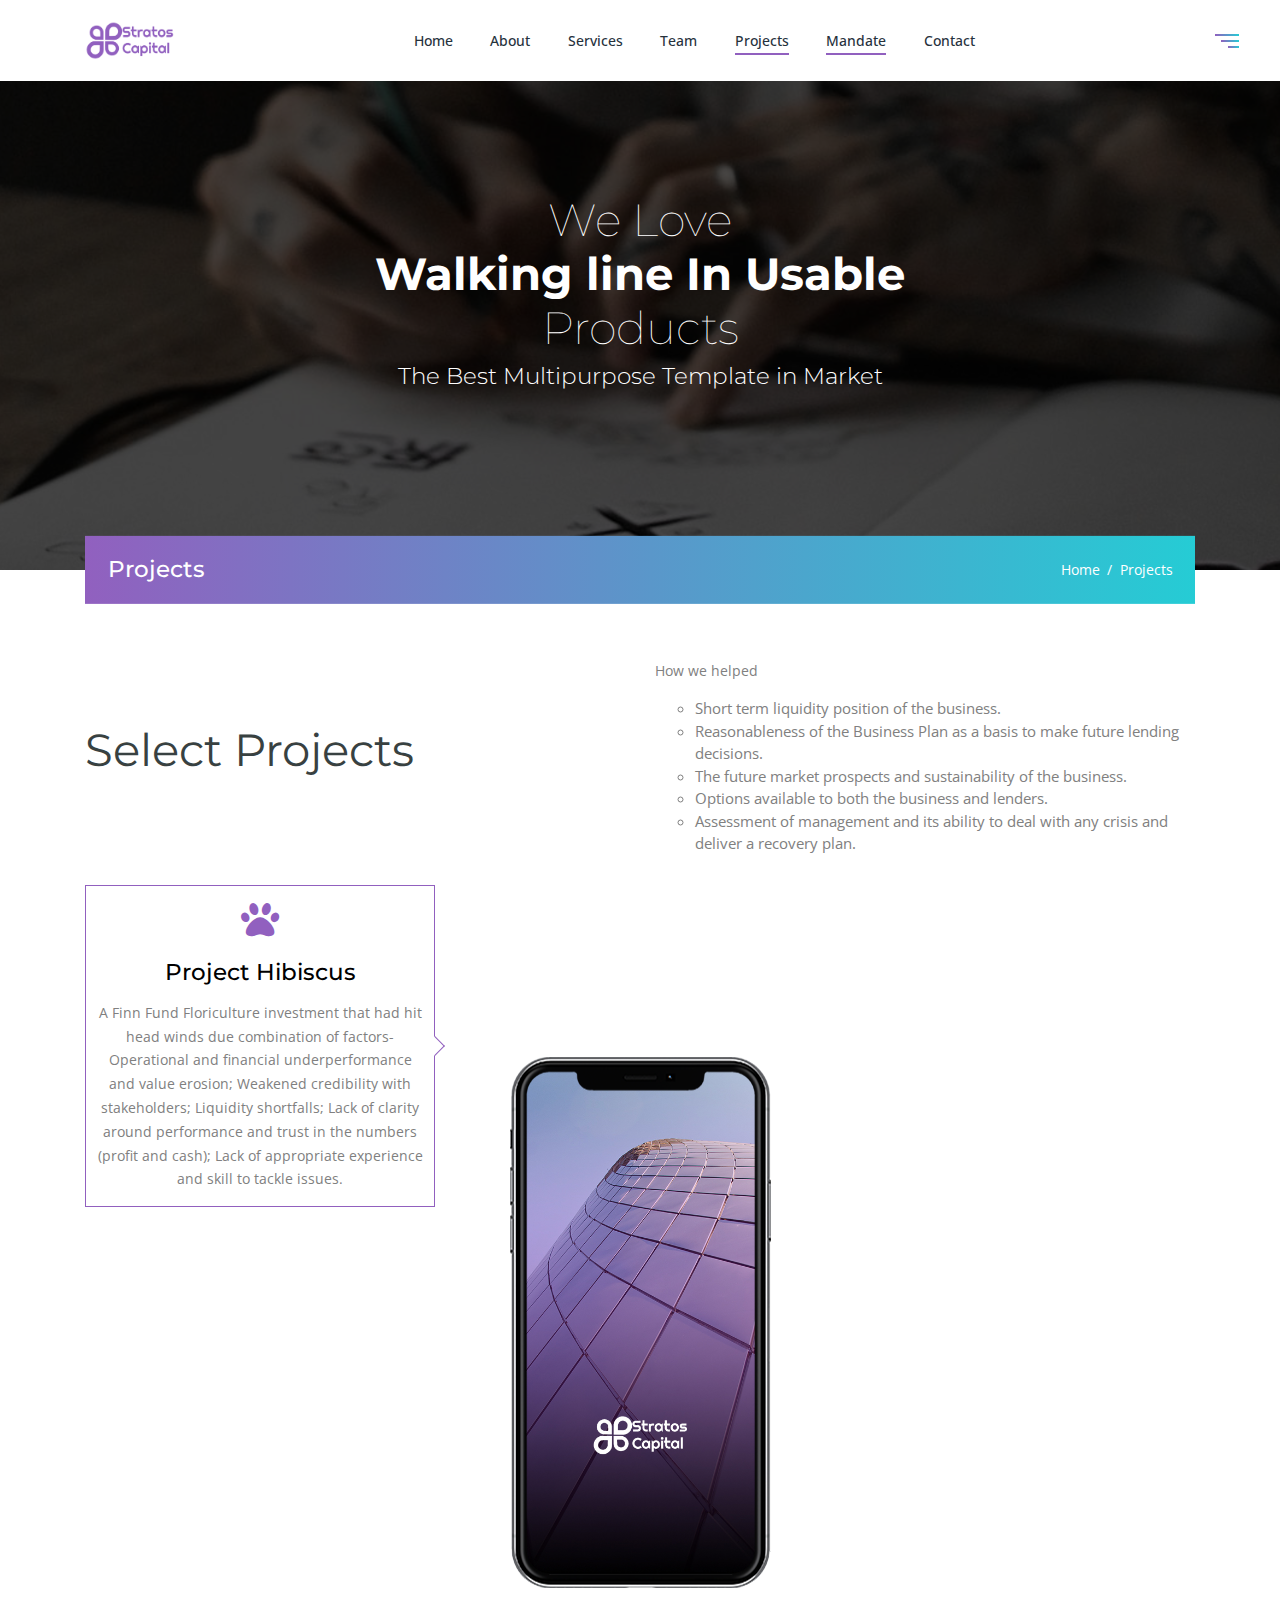
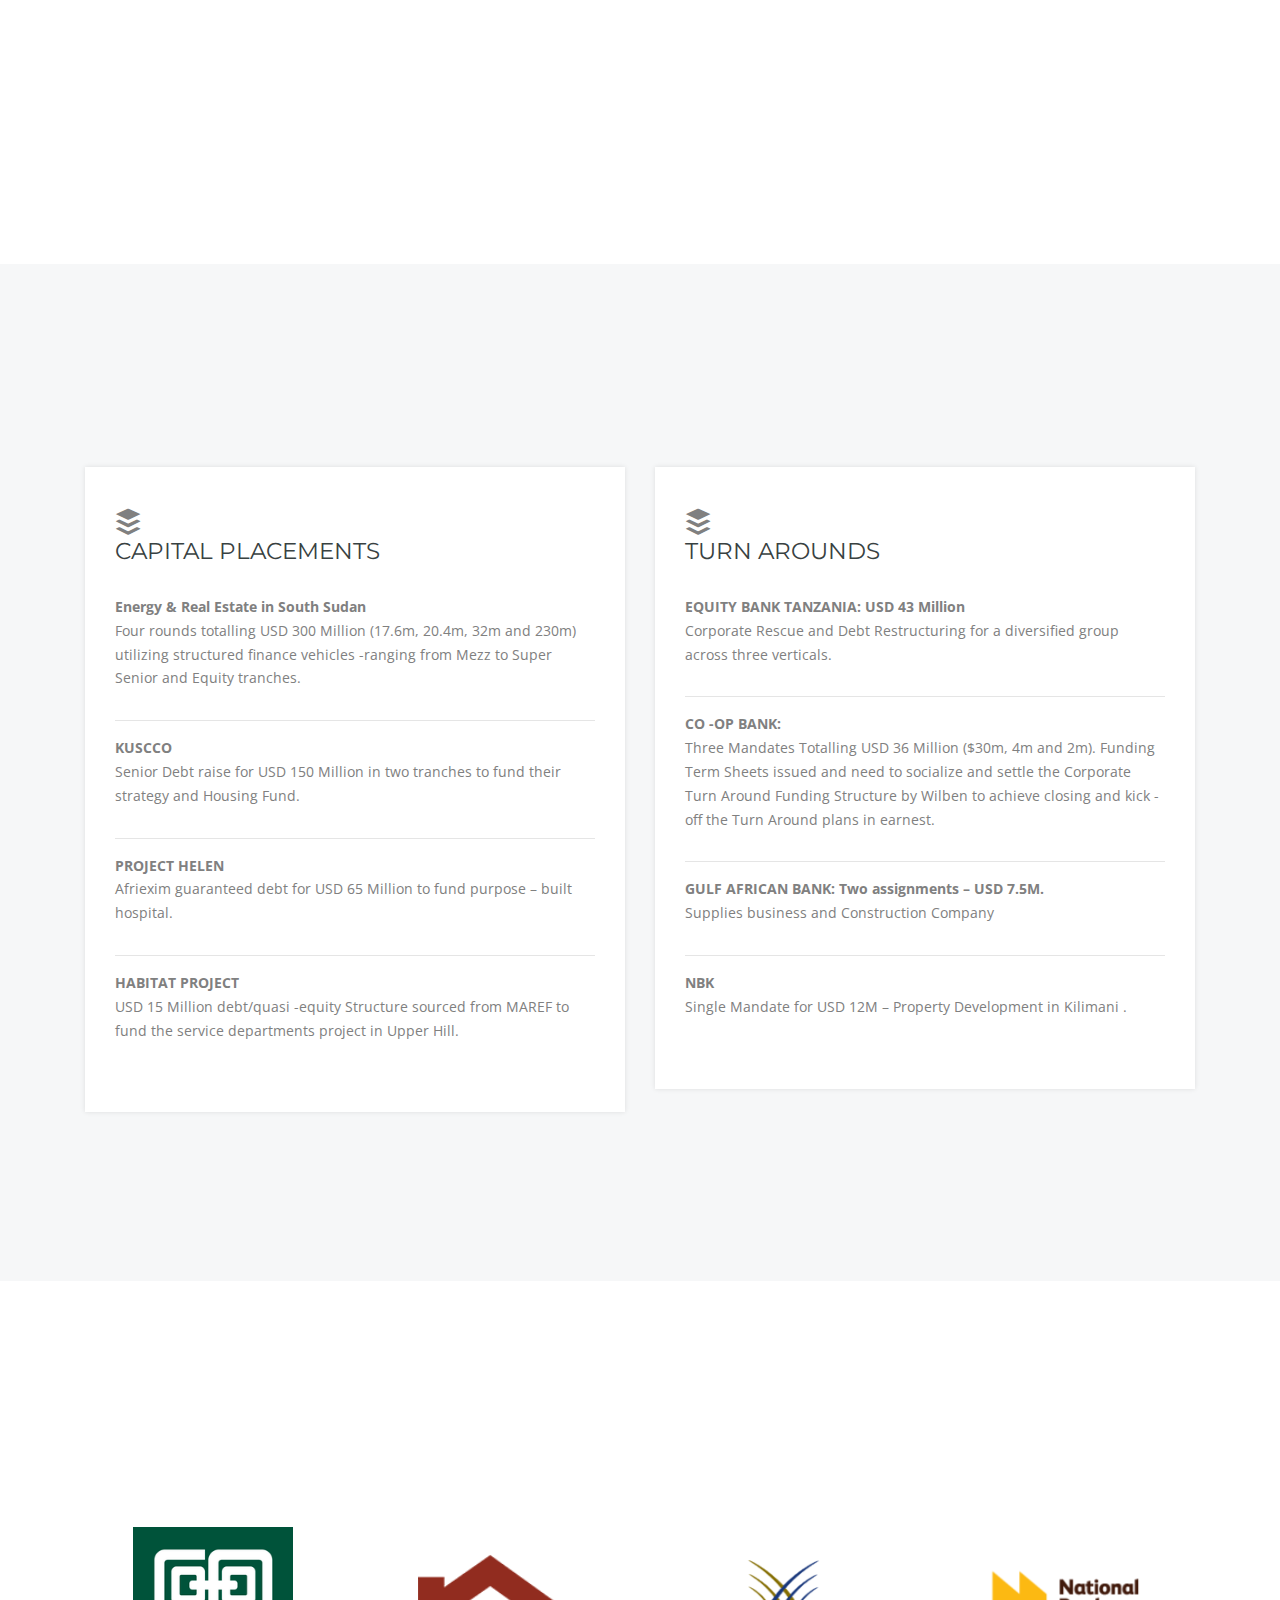
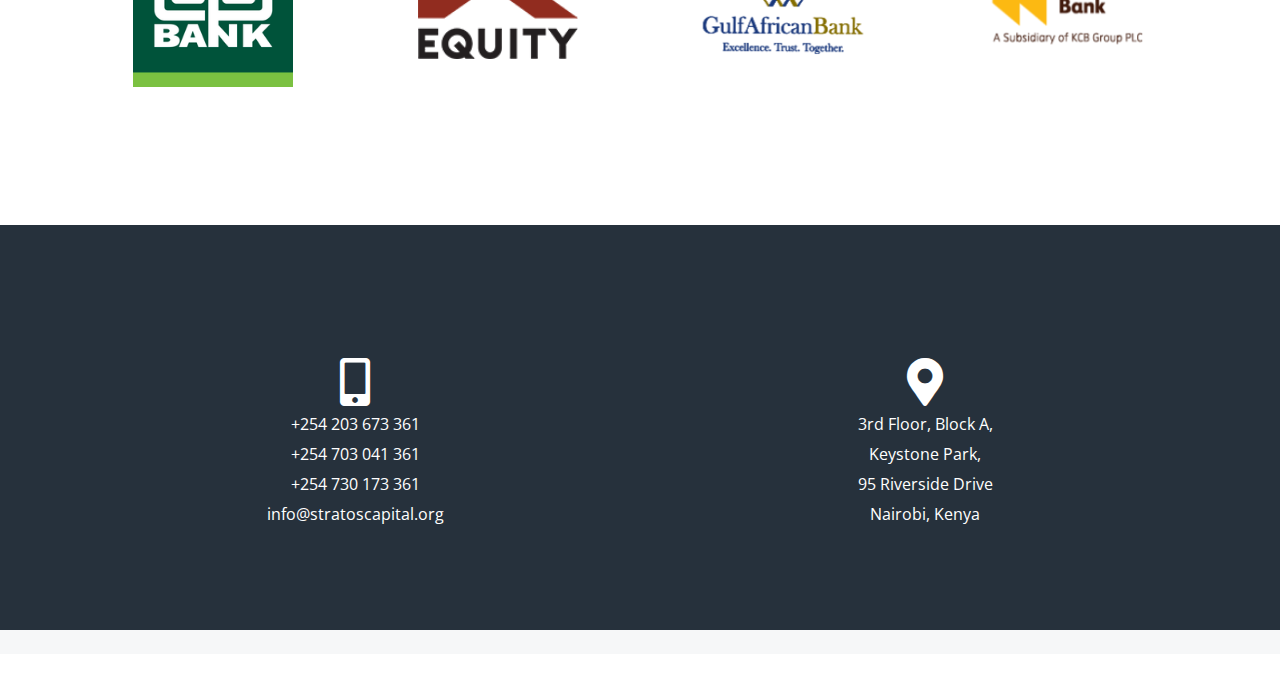
<file: projects.html>
<!DOCTYPE html>
<html lang="en">

<head>
    <!-- Required meta tags -->
    <meta charset="utf-8">
    <meta name="viewport" content="width=device-width, initial-scale=1, shrink-to-fit=no">
    <title>Stratos | Projects</title>
    <meta content="STRATOS is an investment advisory boutique dedicated to providing private market transactions and advisory solution in alternative investment." name="description">
    <meta content=" Stratos, firm, Advisory, leaders, business ,  clients,  implement, kelv mutiso, ux" name="keywords">

    <link rel="stylesheet" href="assets/css/bootstrap.min.css">
    <link rel="stylesheet" href="assets/css/all.min.css">
    <link rel="stylesheet" href="assets/css/animate.min.css">
    <link rel="stylesheet" href="assets/css/owl.carousel.min.css">
    <link rel="stylesheet" href="assets/css/jquery.fancybox.min.css">
    <link rel="stylesheet" href="assets/css/tooltipster.min.css">
    <link rel="stylesheet" href="assets/css/cubeportfolio.min.css">
    <link rel="stylesheet" href="assets/css/revolution/navigation.css">
    <link rel="stylesheet" href="assets/css/revolution/settings.css">
    <link rel="stylesheet" href="assets/css/style.css">

    <!-- Favicon icon -->
    <link rel="apple-touch-icon" sizes="180x180" href="assets/ico/apple-touch-icon.png">
    <link rel="icon" type="image/png" sizes="32x32" href="assets/ico/favicon-32x32.png">
    <link rel="icon" type="image/png" sizes="16x16" href="assets/ico/favicon-16x16.png">
    <link rel="manifest" href="assets/ico/site.webmanifest">
    <link rel="mask-icon" href="assets/ico/safari-pinned-tab.svg" color="#5bbad5">
    <meta name="msapplication-TileColor" content="#da532c">
    <meta name="theme-color" content="#ffffff">
</head>

<body>

    <!-- header -->
    <header class="site-header">
        <nav class="navbar navbar-expand-lg padding-nav static-nav">
            <div class="container">
                <a class="navbar-brand" href="index.html">
                    <img src="assets/images/strat.png" alt="logo">
                </a>
                <div class="collapse navbar-collapse">
                    <ul class="navbar-nav ml-auto mr-auto">
                        <li class="nav-item">
                            <a class="nav-link " href="index.html">Home</a>
                        </li>
                        <li class="nav-item">
                            <a class="nav-link" href="index.html#about">About</a>
                        </li>
                        <li class="nav-item">
                            <a class="nav-link " href="services.html">Services</a>
                        </li>
                        <li class="nav-item">
                            <a class="nav-link " href="team.html">Team</a>
                        </li>
                        <li class="nav-item">
                            <a class="nav-link active" href="projects.html">Projects</a>
                        </li>
                        <li class="nav-item">
                            <a class="nav-link active" href="projects.html#mandate">Mandate</a>
                        </li>
                        <li class="nav-item">
                            <a class="nav-link" href="#site-footer">Contact</a>
                        </li>
                    </ul>
                </div>

            </div>
            <!--side menu open button-->
            <a href="javascript:void(0)" class="d-inline-block sidemenu_btn" id="sidemenu_toggle">
                <span class="gradient-bg"></span> <span class="gradient-bg"></span> <span class="gradient-bg"></span>
            </a>
        </nav>
        <!-- side menu -->
        <div class="side-menu opacity-0 gradient-bg">
            <div class="overlay"></div>
            <div class="inner-wrapper">
                <span class="btn-close btn-close-no-padding" id="btn_sideNavClose"><i></i><i></i></span>
                <nav class="side-nav w-100">
                    <ul class="navbar-nav">
                        <li class="nav-item">
                            <a class="nav-link " href="index.html">Home</a>
                        </li>
                        <li class="nav-item">
                            <a class="nav-link" href="index.html#about">About</a>
                        </li>
                        <li class="nav-item">
                            <a class="nav-link" href="services.html">Services</a>
                        </li>
                        <li class="nav-item">
                            <a class="nav-link" href="team.html">Team</a>
                        </li>
                        <li class="nav-item">
                            <a class="nav-link active" href="projects.html">Projects</a>
                        </li>
                        <li class="nav-item">
                            <a class="nav-link active" href="projects.html#mandate">Mandate</a>
                        </li>
                        <li class="nav-item">
                            <a class="nav-link" href="#site-footer">Contact</a>
                        </li>

                    </ul>
                </nav>
            </div>
        </div>
        <div id="close_side_menu" class="tooltip"></div>
        <!-- End side menu -->
    </header>
    <!-- header -->
    <!--Page Header-->
    <section id="main-banner-page" class="position-relative page-header service-detail-header section-nav-smooth parallax">
        <div class="overlay overlay-dark opacity-7 z-index-1"></div>
        <div class="container">
            <div class="row">
                <div class="col-lg-8 offset-lg-2">
                    <div class="page-titles whitecolor text-center padding_top padding_bottom">
                        <h2 class="font-xlight">We Love </h2>
                        <h2 class="font-bold">Walking line In Usable</h2>
                        <h2 class="font-xlight">Products</h2>
                        <h3 class="font-light pt-2">The Best Multipurpose Template in Market</h3>
                    </div>
                </div>
            </div>
            <div class="gradient-bg title-wrap">
                <div class="row">
                    <div class="col-lg-12 col-md-12 whitecolor">
                        <h3 class="float-left">Projects</h3>
                        <ul class="breadcrumb top10 bottom10 float-right">
                            <li class="breadcrumb-item hover-light"><a href="index.html">Home</a></li>
                            <li class="breadcrumb-item hover-light">Projects</li>
                        </ul>
                    </div>
                </div>
            </div>
        </div>
    </section>
    <!--Page Header ends -->
    <!-- Mobile Apps -->
    <section id="our-apps" class="padding">
        <div class="container">
            <div class="row align-items-center">
                <div class="col-lg-6 col-md-7 col-sm-12">
                    <div class="heading-title bottom30 wow fadeInUp" data-wow-delay="300ms" style="visibility: visible; animation-delay: 300ms; animation-name: fadeInUp;">
                        <h2 class="darkcolor font-normal text-center text-md-left">Select Projects</h2>
                    </div>
                </div>
                <div class="col-lg-6 col-md-5 col-sm-12">
                    <p class="text-center text-md-left">How we helped <br>
                        <ul style="  list-style-type: circle;
                        ">
                            <li>
                                Short term liquidity position of the business.

                            </li>
                            <li>
                                Reasonableness of the Business Plan as a basis to make future lending decisions.

                            </li>
                            <li>
                                The future market prospects and sustainability of the business.

                            </li>
                            <li>
                                Options available to both the business and lenders.

                            </li>
                            <li>
                                Assessment of management and its ability to deal with any crisis and deliver a recovery plan.
                            </li>
                        </ul>
                    </p>
                </div>
            </div>
            <div class="row d-flex align-items-center" id="app-feature">
                <div class="col-lg-4 col-md-4 col-sm-12">
                    <div class="text-center">
                        <div class="feature-item mt-3 wow fadeInLeft innovative-border arr-left" data-wow-delay="300ms" style="visibility: visible; animation-delay: 300ms; animation-name: fadeInLeft;">
                            <div class="icon"><i class="fas fa-paw"></i></div>
                            <div class="text">
                                <h3 class="bottom15">
                                    <span class="d-inline-block">Project Hibiscus
                                    </span>
                                </h3>
                                <p>A Finn Fund Floriculture investment that had hit head winds due combination of factors-Operational and financial underperformance and value erosion; Weakened credibility with stakeholders; Liquidity shortfalls; Lack of
                                    clarity around performance and trust in the numbers (profit and cash); Lack of appropriate experience and skill to tackle issues.</p>
                            </div>
                        </div>
                        <div class="feature-item mt-5 wow fadeInLeft innovative-border arr-left" data-wow-delay="350ms" style="visibility: visible; animation-delay: 350ms; animation-name: fadeInLeft;">
                            <div class="icon"><i class="fas fa-paw"></i></div>
                            <div class="text">
                                <h3 class="bottom15">
                                    <span class="d-inline-block">Project Baraka</span>
                                </h3>
                                <p>Advised Baraka Roses, a premium grower and exporter of roses Debt restructured, averting adverse actions The business has since turned cash positive after 36 months off low base in solvency Ticket Size of USD 8 Million</p>
                            </div>
                        </div>
                        <div class="feature-item mt-5 wow fadeInLeft innovative-border arr-left" data-wow-delay="400ms" style="visibility: visible; animation-delay: 400ms; animation-name: fadeInLeft;">
                            <div class="icon"><i class="fas fa-paw"></i></div>
                            <div class="text">
                                <h3 class="bottom15">
                                    <span class="d-inline-block">Eco Bank
                                    </span>
                                </h3>
                                <p>Run Independent Business Review and Debt Restructuring for Security Printing outfit – USD 3.5 Million</p>
                            </div>
                        </div>
                    </div>
                </div>
                <div class="col-md-4 text-center">
                    <div class="app-image top30">
                        <div class="app-slider-lock-btn"></div>
                        <div class="app-slider-lock">
                            <img src="assets/images/iphone-slide-lock.jpg" alt="">
                        </div>

                        <img src="assets/images/iphone.png" alt="image">
                    </div>
                </div>
                <div class="col-lg-4 col-md-4 col-sm-12">
                    <div class="text-center">
                        <div class="feature-item mt-3 wow fadeInRight innovative-border arr-right" data-wow-delay="300ms" style="visibility: visible; animation-delay: 300ms; animation-name: fadeInRight;">
                            <div class="icon"><i class="fas fa-paw"></i></div>
                            <div class="text">
                                <h3 class="bottom15">
                                    <span class="d-inline-block">Sub-Saharan Africa M&A Advisory</span>
                                </h3>
                                <p>Sell side mandate for Marine Logistics group that was seeking to “move on old Tom”, optimize capital structure and raise new capital to support a growing deal pipeline Ticket Size USD 37 million First round raised USD 15
                                    million and subsequent round will involve a shareholder loan for USD 22 million subject to fulfilment of Conditions Subsequent. Back on track.</p>
                            </div>
                        </div>
                        <div class="feature-item mt-5 wow fadeInRight innovative-border arr-right" data-wow-delay="350ms" style="visibility: visible; animation-delay: 350ms; animation-name: fadeInRight;">
                            <div class="icon"><i class="fas fa-paw"></i></div>
                            <div class="text">
                                <h3 class="bottom15">
                                    <span class="d-inline-block">Credit Bank Plc                                    </span>
                                </h3>
                                <p>USD 14 Million debt restructuring and Corporate Rescue for Real Estate developer, Contractors and Beverages manufacturing outfits</p>
                            </div>
                        </div>
                        <div class="feature-item mt-5 wow fadeInRight innovative-border arr-right" data-wow-delay="400ms" style="visibility: visible; animation-delay: 400ms; animation-name: fadeInRight;">
                            <div class="icon"><i class="fas fa-paw"></i></div>
                            <div class="text">
                                <h3 class="bottom15">
                                    <span class="d-inline-block">ABC Bank Transactions                                   </span>
                                </h3>
                                <p>Four restructurings at the Alphabet Special Bank totalling USD 16.125 Million in multiple sectors.</p>
                            </div>
                        </div>
                    </div>
                </div>
            </div>
        </div>
    </section>
    <!--Mobile Apps ends-->
    <!-- Services us -->
    <section id="mandate" class="padding bglight">
        <div class="container">
            <div class="row whitebox top15">
                <div class="col-md-12 heading-title bottom30 wow fadeInUp" data-wow-delay="300ms" style="visibility: visible; animation-delay: 300ms; animation-name: fadeInUp;">
                    <h2 class="darkcolor font-normal text-center text-md-left">Ongoing Mandates</h2>
                </div>
                <div class="col-lg-6 col-md-6">
                    <div class="widget heading_space text-center text-md-left container">
                        <i class="fab fa-2x fa-buffer"></i>
                        <h3 class="darkcolor font-normal bottom30">CAPITAL PLACEMENTS

                        </h3>
                        <p class="bottom30"><strong>Energy & Real Estate in South Sudan </strong> <br> Four rounds totalling USD 300 Million (17.6m, 20.4m, 32m and 230m) utilizing structured finance vehicles -ranging from Mezz to Super Senior and Equity tranches.
                            <hr> </p>
                        <p class="bottom30"><strong>KUSCCO
                        </strong> <br>Senior Debt raise for USD 150 Million in two tranches to fund their strategy and Housing Fund.
                            <hr> </p>
                        <p class="bottom30"><strong>PROJECT HELEN

                            </strong> <br>Afriexim guaranteed debt for USD 65 Million to fund purpose – built hospital.
                            <hr> </p>
                        <p class="bottom30"><strong>HABITAT PROJECT

                            </strong> <br>USD 15 Million debt/quasi -equity Structure sourced from MAREF to fund the service departments project in Upper Hill.
                        </p>

                    </div>

                </div>

                <div class="col-lg-6 col-md-6">
                    <div class="widget heading_space text-center text-md-left container">
                        <i class="fab fa-2x fa-buffer"></i>
                        <h3 class="darkcolor font-normal bottom30">TURN AROUNDS


                        </h3>
                        <p class="bottom30"><strong>EQUITY BANK TANZANIA: USD 43 Million
                        </strong> <br> Corporate Rescue and Debt Restructuring for a diversified group across three verticals.


                            <hr> </p>
                        <p class="bottom30"><strong>CO -OP BANK:

                        </strong> <br>Three Mandates Totalling USD 36 Million ($30m, 4m and 2m). Funding Term Sheets issued and need to socialize and settle the Corporate Turn Around Funding Structure by Wilben to achieve closing and kick -off the Turn
                            Around plans in earnest.
                            <hr> </p>
                        <p class="bottom30"><strong>GULF AFRICAN BANK: Two assignments – USD 7.5M.


                            </strong> <br>Supplies business and Construction Company
                            <hr> </p>
                        <p class="bottom30"><strong>NBK

                            </strong> <br>Single Mandate for USD 12M – Property Development in Kilimani .

                        </p>

                    </div>

                </div>

            </div>
        </div>
    </section>
    <!-- Services us ends -->

    <!-- Partners-->
    <section id="our-partners" class="padding">
        <div class="container">
            <div class="row">
                <div class="col-md-12 text-center animated wow fadeIn" data-wow-delay="300ms">
                    <h2 class="heading bottom45 darkcolor"><span class="font-weight-light">Our</span> partners <span class="divider-center"></span></h2>
                </div>
            </div>
            <div class="row">
                <div class="col-md-12 col-sm-12">
                    <div id="partners-slider" class="owl-carousel">
                        <div class="item">
                            <div class="logo-item"> <img alt="" src="assets/images/p-cb.png"></div>
                        </div>
                        <div class="item">
                            <div class="logo-item"><img alt="" src="assets/images/p-eb.png"></div>
                        </div>
                        <div class="item">
                            <div class="logo-item"><img alt="" src="assets/images/p-gb.png"></div>
                        </div>
                        <div class="item">
                            <div class="logo-item"><img alt="" src="assets/images/p-nb.png"></div>
                        </div>

                    </div>
                </div>
            </div>
        </div>
    </section>


    <!--Site Footer Here-->
    <footer id="site-footer" class=" bgdark">
        <div class="container">
            <div class="row">
                <div class="col-md-12 text-center animated wow fadeIn" data-wow-delay="300ms">
                    <h2 class="heading bottom45 " style="color: white; padding-top: 20px;"> Contact US <span class="divider-center"></span></h2>
                </div>
            </div>
            <div class="row">
                <div class="col-md-6 text-center">
                    <div class=" footer_panel padding_bottom_half bottom20 ">
                        <div class="d-table w-100 address-item whitecolor bottom25 ">
                            <p class="d-table-cell align-middle bottom0 ">
                                <i class="fas fa-3x fa-mobile-alt"></i> <br> +254 203 673 361 <br> +254 703 041 361 <br> +254 730 173 361 <br>
                                <a class="d-block " href="mailto:info@stratoscapital.org ">info@stratoscapital.org</a>
                            </p>

                        </div>

                    </div>
                </div>
                <div class="col-md-6 text-center">
                    <div class=" footer_panel padding_bottom_half bottom20 ">
                        <div class="d-table w-100 address-item whitecolor bottom25 ">

                            <p class="d-table-cell align-middle bottom0 ">
                                <i class="fas fa-3x fa-map-marker-alt"></i> <br> 3rd Floor, Block A, <br> Keystone Park, <br> 95 Riverside Drive <br> Nairobi, Kenya
                            </p>
                        </div>

                    </div>
                </div>

            </div>
        </div>
    </footer>
    <!--Footer ends-->

    <section class=" bglight">
        <div class="container">
            <div class="col-md-12 text-center heading_space wow fadeIn" data-wow-delay="300ms">
                <div class="col-md-8 offset-md-2">
                    <p class="mb-n3">©
                        <script defer>
                            document.write(new Date().getFullYear())
                        </script>
                        Stratos Capital Limited</p>
                </div>
            </div>
        </div>
    </section>


    <!-- jQuery first, then Popper.js, then Bootstrap JS -->
    <script src="assets/js/jquery-3.4.1.min.js "></script>
    <!--Bootstrap Core-->
    <script src="assets/js/propper.min.js "></script>
    <script src="assets/js/bootstrap.min.js "></script>
    <!--to view items on reach-->
    <script src="assets/js/jquery.appear.js "></script>
    <!--Owl Slider-->
    <script src="assets/js/owl.carousel.min.js "></script>
    <!--number counters-->
    <script src="assets/js/jquery-countTo.js "></script>
    <!--Parallax Background-->
    <script src="assets/js/parallaxie.js "></script>
    <!--Cubefolio Gallery-->
    <script src="assets/js/jquery.cubeportfolio.min.js "></script>
    <!--Fancybox js-->
    <script src="assets/js/jquery.fancybox.min.js "></script>
    <!--tooltip js-->
    <script src="assets/js/tooltipster.min.js "></script>
    <!--wow js-->
    <script src="assets/js/wow.js "></script>
    <!--Revolution SLider-->
    <script src="assets/js/revolution/jquery.themepunch.tools.min.js "></script>
    <script src="assets/js/revolution/jquery.themepunch.revolution.min.js "></script>
    <!-- SLIDER REVOLUTION 5.0 EXTENSIONS -->
    <script src="assets/js/revolution/extensions/revolution.extension.actions.min.js "></script>
    <script src="assets/js/revolution/extensions/revolution.extension.carousel.min.js "></script>
    <script src="assets/js/revolution/extensions/revolution.extension.kenburn.min.js "></script>
    <script src="assets/js/revolution/extensions/revolution.extension.layeranimation.min.js "></script>
    <script src="assets/js/revolution/extensions/revolution.extension.migration.min.js "></script>
    <script src="assets/js/revolution/extensions/revolution.extension.navigation.min.js "></script>
    <script src="assets/js/revolution/extensions/revolution.extension.parallax.min.js "></script>
    <script src="assets/js/revolution/extensions/revolution.extension.slideanims.min.js "></script>
    <script src="assets/js/revolution/extensions/revolution.extension.video.min.js "></script>
    <!--custom functions and script-->
    <script src="assets/js/functions.js "></script>
</body>

</html>
</file>
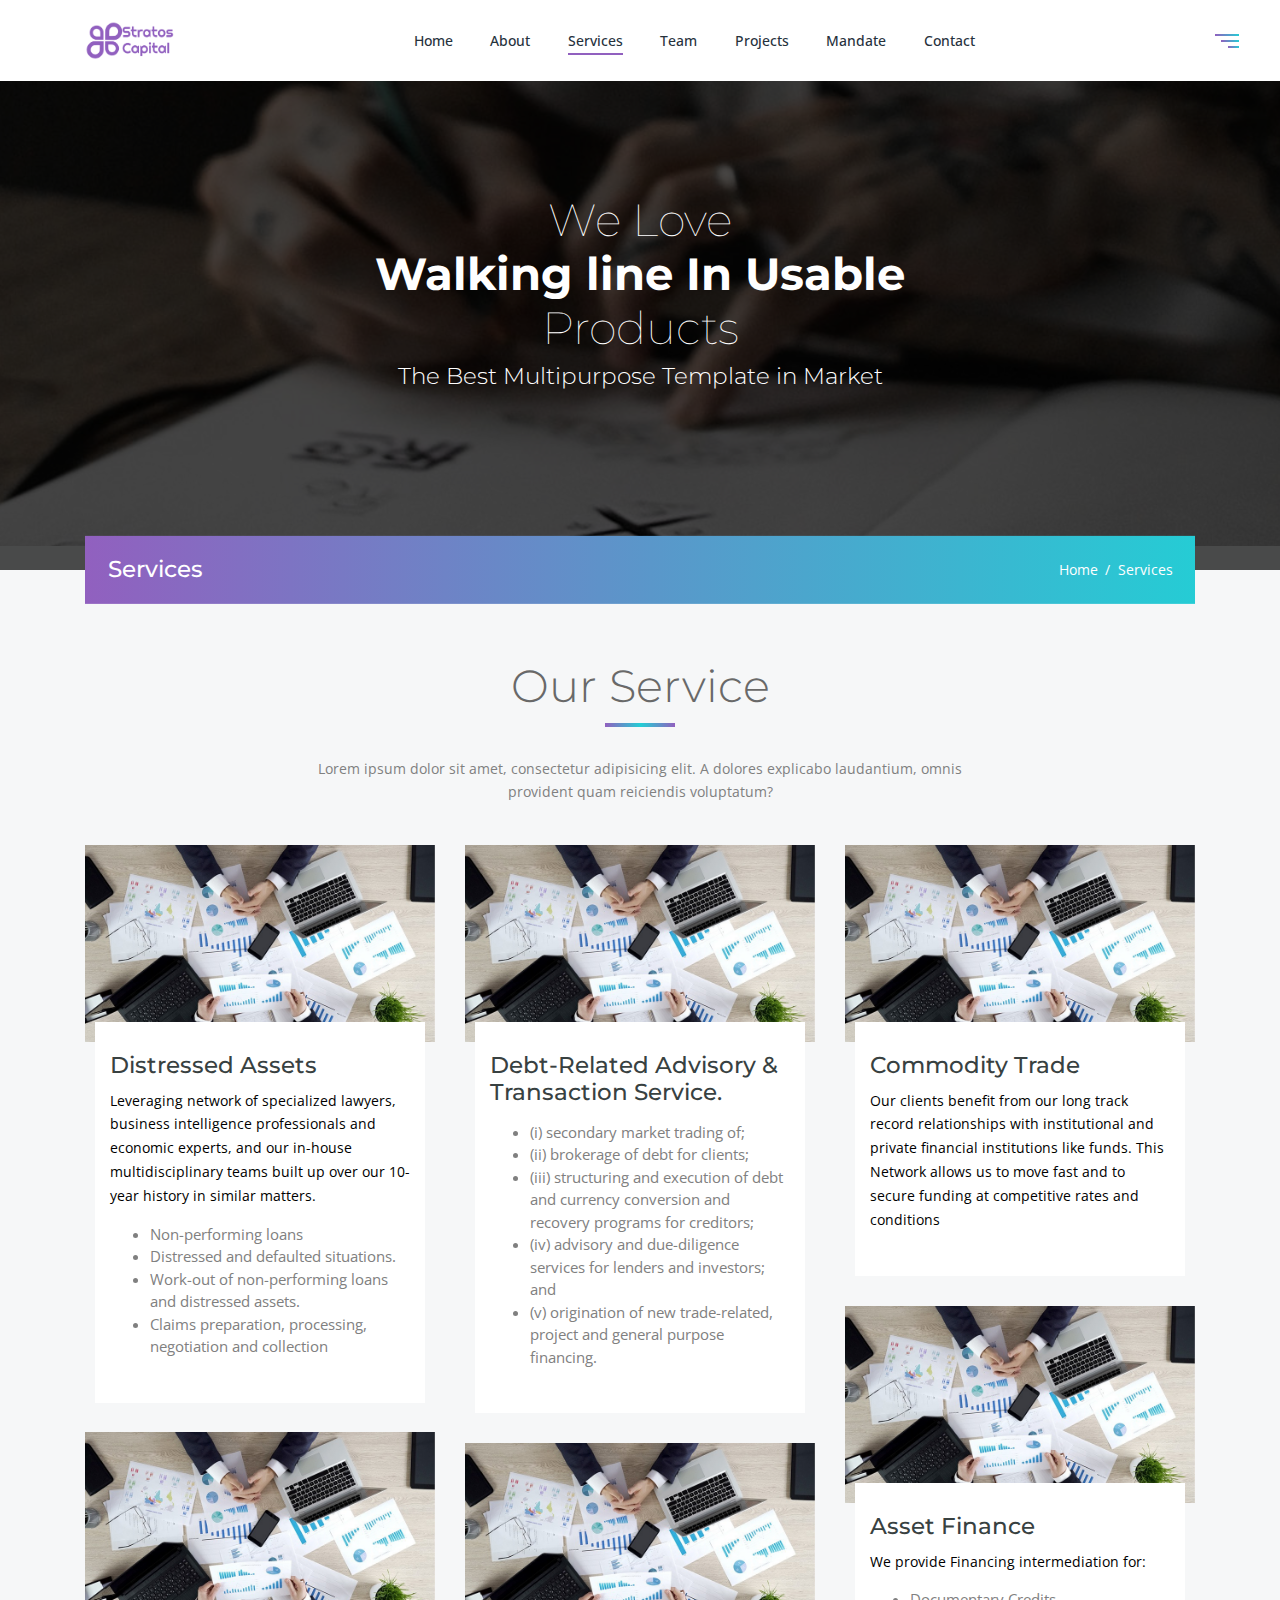
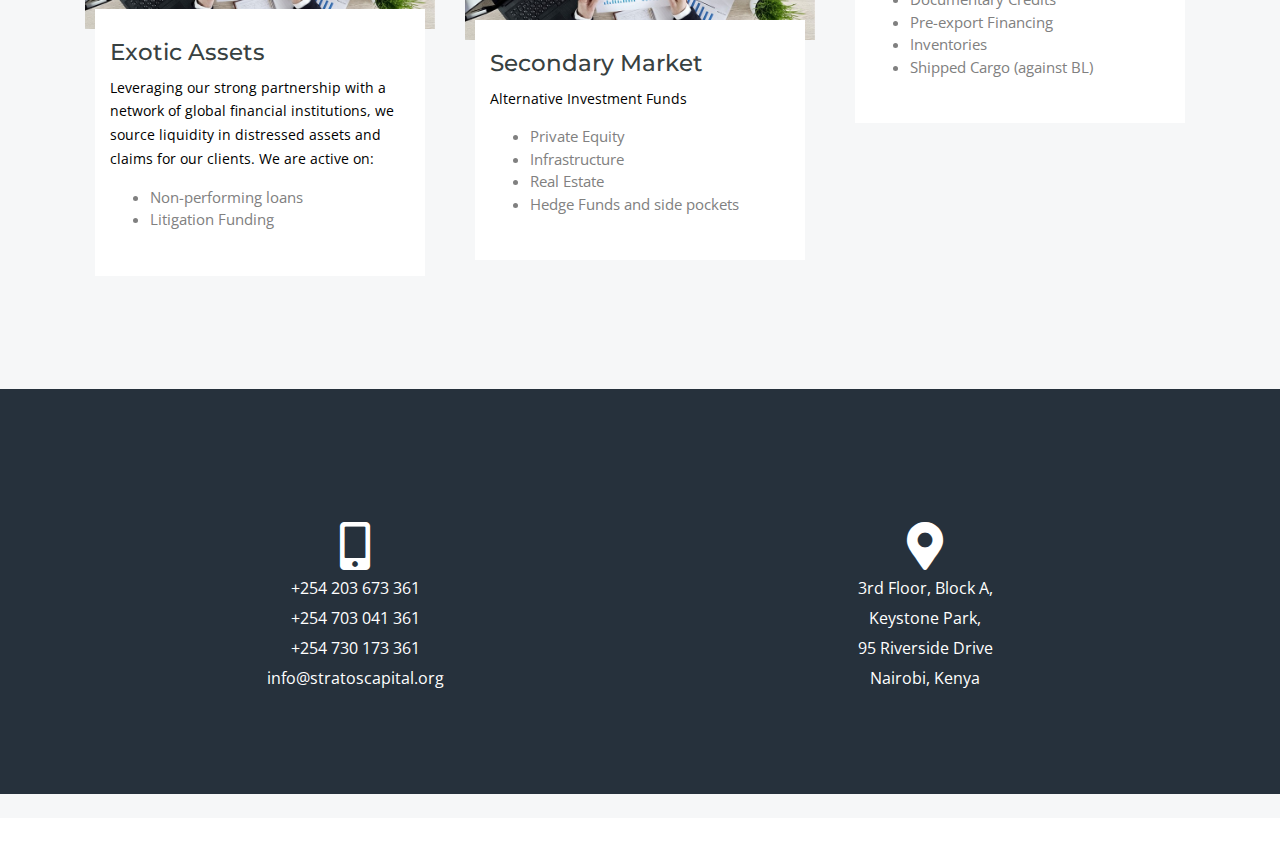
<file: services.html>
<!DOCTYPE html>
<html lang="en">

<head>
    <!-- Required meta tags -->
    <meta charset="utf-8">
    <meta name="viewport" content="width=device-width, initial-scale=1, shrink-to-fit=no">
    <title>Stratos | Services</title>
    <meta content="STRATOS is an investment advisory boutique dedicated to providing private market transactions and advisory solution in alternative investment." name="description">
    <meta content=" Stratos, firm, Advisory, leaders, business ,  clients,  implement, kelv mutiso, ux" name="keywords">

    <link rel="stylesheet" href="assets/css/bootstrap.min.css">
    <link rel="stylesheet" href="assets/css/all.min.css">
    <link rel="stylesheet" href="assets/css/animate.min.css">
    <link rel="stylesheet" href="assets/css/owl.carousel.min.css">
    <link rel="stylesheet" href="assets/css/jquery.fancybox.min.css">
    <link rel="stylesheet" href="assets/css/tooltipster.min.css">
    <link rel="stylesheet" href="assets/css/cubeportfolio.min.css">
    <link rel="stylesheet" href="assets/css/revolution/navigation.css">
    <link rel="stylesheet" href="assets/css/revolution/settings.css">
    <link rel="stylesheet" href="assets/css/style.css">

    <!-- Favicon icon -->
    <link rel="apple-touch-icon" sizes="180x180" href="assets/ico/apple-touch-icon.png">
    <link rel="icon" type="image/png" sizes="32x32" href="assets/ico/favicon-32x32.png">
    <link rel="icon" type="image/png" sizes="16x16" href="assets/ico/favicon-16x16.png">
    <link rel="manifest" href="assets/ico/site.webmanifest">
    <link rel="mask-icon" href="assets/ico/safari-pinned-tab.svg" color="#5bbad5">
    <meta name="msapplication-TileColor" content="#da532c">
    <meta name="theme-color" content="#ffffff">
</head>

<body>

    <!-- header -->
    <header class="site-header">
        <nav class="navbar navbar-expand-lg padding-nav static-nav">
            <div class="container">
                <a class="navbar-brand" href="index.html">
                    <img src="assets/images/strat.png" alt="logo">
                </a>
                <div class="collapse navbar-collapse">
                    <ul class="navbar-nav ml-auto mr-auto">
                        <li class="nav-item">
                            <a class="nav-link " href="index.html">Home</a>
                        </li>
                        <li class="nav-item">
                            <a class="nav-link" href="#about">About</a>
                        </li>
                        <li class="nav-item">
                            <a class="nav-link active" href="services.html">Services</a>
                        </li>
                        <li class="nav-item">
                            <a class="nav-link" href="team.html">Team</a>
                        </li>
                        <li class="nav-item">
                            <a class="nav-link" href="projects.html">Projects</a>
                        </li>
                        <li class="nav-item">
                            <a class="nav-link" href="projects.html#mandate">Mandate</a>
                        </li>
                        <li class="nav-item">
                            <a class="nav-link" href="#site-footer">Contact</a>
                        </li>
                    </ul>
                </div>

            </div>
            <!--side menu open button-->
            <a href="javascript:void(0)" class="d-inline-block sidemenu_btn" id="sidemenu_toggle">
                <span class="gradient-bg"></span> <span class="gradient-bg"></span> <span class="gradient-bg"></span>
            </a>
        </nav>
        <!-- side menu -->
        <div class="side-menu opacity-0 gradient-bg">
            <div class="overlay"></div>
            <div class="inner-wrapper">
                <span class="btn-close btn-close-no-padding" id="btn_sideNavClose"><i></i><i></i></span>
                <nav class="side-nav w-100">
                    <ul class="navbar-nav">
                        <li class="nav-item">
                            <a class="nav-link " href="index.html">Home</a>
                        </li>
                        <li class="nav-item">
                            <a class="nav-link" href="index.html#about">About</a>
                        </li>
                        <li class="nav-item">
                            <a class="nav-link active" href="services.html">Services</a>
                        </li>
                        <li class="nav-item">
                            <a class="nav-link" href="team.html">Team</a>
                        </li>
                        <li class="nav-item">
                            <a class="nav-link" href="projects.html">Projects</a>
                        </li>
                        <li class="nav-item">
                            <a class="nav-link" href="projects.html#mandate">Mandate</a>
                        </li>
                        <li class="nav-item">
                            <a class="nav-link" href="#site-footer">Contact</a>
                        </li>
                    </ul>
                </nav>
            </div>
        </div>
        <div id="close_side_menu" class="tooltip"></div>
        <!-- End side menu -->
    </header>
    <!-- header -->
    <!--Page Header-->
    <section id="main-banner-page" class="position-relative page-header service-detail-header section-nav-smooth parallax">
        <div class="overlay overlay-dark opacity-7 z-index-1"></div>
        <div class="container">
            <div class="row">
                <div class="col-lg-8 offset-lg-2">
                    <div class="page-titles whitecolor text-center padding_top padding_bottom">
                        <h2 class="font-xlight">We Love </h2>
                        <h2 class="font-bold">Walking line In Usable</h2>
                        <h2 class="font-xlight">Products</h2>
                        <h3 class="font-light pt-2">The Best Multipurpose Template in Market</h3>
                    </div>
                </div>
            </div>
            <div class="gradient-bg title-wrap">
                <div class="row">
                    <div class="col-lg-12 col-md-12 whitecolor">
                        <h3 class="float-left">Services</h3>
                        <ul class="breadcrumb top10 bottom10 float-right">
                            <li class="breadcrumb-item hover-light"><a href="index.html">Home</a></li>
                            <li class="breadcrumb-item hover-light">Services</li>
                        </ul>
                    </div>
                </div>
            </div>
        </div>
    </section>
    <!--Page Header ends -->
    <!-- Services us -->
    <section id="our-services" class="padding bglight">
        <div class="container">
            <div class="col-md-12 text-center heading_space wow fadeIn" data-wow-delay="300ms">
                <h2 class="heading bottom30 darkcolor font-light2"><span class="font-weight-light">Our Service</span>
                    <span class="divider-center"></span>
                </h2>
                <div class="col-md-8 offset-md-2">
                    <p class="mb-n3">Lorem ipsum dolor sit amet, consectetur adipisicing elit. A dolores explicabo laudantium, omnis provident quam reiciendis voluptatum?</p>
                </div>
            </div>

            <div id="services-measonry" class="cbp">
                <div class="cbp-item digital brand design">
                    <div class="services-main">
                        <div class="image bottom10">
                            <div class="image"><img alt="SEO" src="assets/images/placeholder.jpg"></div>
                        </div>
                        <div class="services-content brand text-center text-md-left">
                            <h3 class="bottom10 darkcolor">Distressed Assets
                            </h3>
                            <p class="bottom15">Leveraging network of specialized lawyers, business intelligence professionals and economic experts, and our in-house multidisciplinary teams built up over our 10-year history in similar matters.</p>
                            <p class="bottom15">
                                <ul>
                                    <li>
                                        Non-performing loans
                                    </li>
                                    <li>
                                        Distressed and defaulted situations.

                                    </li>
                                    <li>
                                        Work-out of non-performing loans and distressed assets.

                                    </li>
                                    <li>
                                        Claims preparation, processing, negotiation and collection

                                    </li>
                                </ul>
                            </p>

                        </div>
                    </div>
                </div>
                <div class="cbp-item digital graphics">
                    <div class="services-main">
                        <div class="image bottom10">
                            <div class="image"><img alt="SEO" src="assets/images/placeholder.jpg"></div>

                        </div>
                        <div class="services-content text-center text-md-left">
                            <h3 class="bottom10 darkcolor">Debt-Related Advisory & Transaction Service.</h3>
                            <p class="bottom15">
                            </p>
                            <p class="bottom15">
                                <ul>
                                    <li>
                                        (i) secondary market trading of;
                                    </li>
                                    <li>
                                        (ii) brokerage of debt for clients;

                                    </li>
                                    <li>
                                        (iii) structuring and execution of debt and currency conversion and recovery programs for creditors;

                                    </li>
                                    <li>
                                        (iv) advisory and due-diligence services for lenders and investors; and

                                    </li>
                                    <li>
                                        (v) origination of new trade-related, project and general purpose financing.

                                    </li>
                                </ul>
                            </p>
                        </div>
                    </div>
                </div>
                <div class="cbp-item design">
                    <div class="services-main">
                        <div class="image bottom10">
                            <div class="image"><img alt="SEO" src="assets/images/placeholder.jpg"></div>

                        </div>
                        <div class="services-content text-center text-md-left">
                            <h3 class="bottom10 darkcolor">Commodity Trade</h3>
                            <p class="bottom15">Our clients benefit from our long track record relationships with institutional and private financial institutions like funds. This Network allows us to move fast and to secure funding at competitive rates and conditions
                            </p>
                        </div>
                    </div>
                </div>
                <div class="cbp-item graphics">
                    <div class="services-main">
                        <div class="image bottom10">
                            <div class="image"><img alt="SEO" src="assets/images/placeholder.jpg"></div>

                        </div>
                        <div class="services-content text-center text-md-left">
                            <h3 class="bottom10 darkcolor">Asset Finance</h3>
                            <p class="bottom15">We provide Financing intermediation for:
                            </p>
                            <p class="bottom15">
                                <ul>
                                    <li>
                                        Documentary Credits
                                    </li>
                                    <li>
                                        Pre-export Financing
                                    </li>
                                    <li>
                                        Inventories
                                    </li>
                                    <li>
                                        Shipped Cargo (against BL)
                                    </li>
                                </ul>
                            </p>
                        </div>
                    </div>
                </div>
                <div class="cbp-item digital">
                    <div class="services-main">
                        <div class="image bottom10">
                            <div class="image"><img alt="SEO" src="assets/images/placeholder.jpg"></div>
                            <div class="overlay">
                                <a href="services.html" class="overlay_center border_radius"><i class="fa fa-eye"></i></a>
                            </div>
                        </div>
                        <div class="services-content text-center text-md-left">
                            <h3 class="bottom10 darkcolor">Exotic Assets
                            </h3>
                            <p class="bottom15">Leveraging our strong partnership with a network of global financial institutions, we source liquidity in distressed assets and claims for our clients. We are active on:
                            </p>
                            <p class="bottom15">
                                <ul>
                                    <li>
                                        Non-performing loans
                                    </li>
                                    <li>
                                        Litigation Funding

                                    </li>
                                </ul>
                            </p>
                        </div>
                    </div>
                </div>
                <div class="cbp-item brand design graphics">
                    <div class="services-main">
                        <div class="image bottom10">
                            <div class="image"><img alt="SEO" src="assets/images/placeholder.jpg"></div>

                        </div>
                        <div class="services-content text-center text-md-left">
                            <h3 class="bottom10 darkcolor">Secondary Market</h3>
                            <p class="bottom15">Alternative Investment Funds
                            </p>
                            <p class="bottom15">
                                <ul>
                                    <li>
                                        Private Equity
                                    </li>
                                    <li>
                                        Infrastructure

                                    </li>
                                    <li>
                                        Real Estate
                                    </li>
                                    <li>
                                        Hedge Funds and side pockets
                                    </li>
                                </ul>
                            </p>
                        </div>
                    </div>
                </div>
            </div>
        </div>
    </section>
    <!-- Services us ends -->

    <!--Site Footer Here-->
    <footer id="site-footer" class=" bgdark">
        <div class="container">
            <div class="row">
                <div class="col-md-12 text-center animated wow fadeIn" data-wow-delay="300ms">
                    <h2 class="heading bottom45 " style="color: white; padding-top: 20px;"> Contact US <span class="divider-center"></span></h2>
                </div>
            </div>
            <div class="row">
                <div class="col-md-6 text-center">
                    <div class=" footer_panel padding_bottom_half bottom20 ">
                        <div class="d-table w-100 address-item whitecolor bottom25 ">
                            <p class="d-table-cell align-middle bottom0 ">
                                <i class="fas fa-3x fa-mobile-alt"></i> <br> +254 203 673 361 <br> +254 703 041 361 <br> +254 730 173 361 <br>
                                <a class="d-block " href="mailto:info@stratoscapital.org ">info@stratoscapital.org</a>
                            </p>

                        </div>

                    </div>
                </div>
                <div class="col-md-6 text-center">
                    <div class=" footer_panel padding_bottom_half bottom20 ">
                        <div class="d-table w-100 address-item whitecolor bottom25 ">

                            <p class="d-table-cell align-middle bottom0 ">
                                <i class="fas fa-3x fa-map-marker-alt"></i> <br> 3rd Floor, Block A, <br> Keystone Park, <br> 95 Riverside Drive <br> Nairobi, Kenya
                            </p>
                        </div>

                    </div>
                </div>

            </div>
        </div>
    </footer>
    <!--Footer ends-->

    <section class=" bglight">
        <div class="container">
            <div class="col-md-12 text-center heading_space wow fadeIn" data-wow-delay="300ms">
                <div class="col-md-8 offset-md-2">
                    <p class="mb-n3">©
                        <script defer>
                            document.write(new Date().getFullYear())
                        </script>
                        Stratos Capital Limited</p>
                </div>
            </div>
        </div>
    </section>


    <!-- jQuery first, then Popper.js, then Bootstrap JS -->
    <script src="assets/js/jquery-3.4.1.min.js "></script>
    <!--Bootstrap Core-->
    <script src="assets/js/propper.min.js "></script>
    <script src="assets/js/bootstrap.min.js "></script>
    <!--to view items on reach-->
    <script src="assets/js/jquery.appear.js "></script>
    <!--Owl Slider-->
    <script src="assets/js/owl.carousel.min.js "></script>
    <!--number counters-->
    <script src="assets/js/jquery-countTo.js "></script>
    <!--Parallax Background-->
    <script src="assets/js/parallaxie.js "></script>
    <!--Cubefolio Gallery-->
    <script src="assets/js/jquery.cubeportfolio.min.js "></script>
    <!--Fancybox js-->
    <script src="assets/js/jquery.fancybox.min.js "></script>
    <!--tooltip js-->
    <script src="assets/js/tooltipster.min.js "></script>
    <!--wow js-->
    <script src="assets/js/wow.js "></script>
    <!--Revolution SLider-->
    <script src="assets/js/revolution/jquery.themepunch.tools.min.js "></script>
    <script src="assets/js/revolution/jquery.themepunch.revolution.min.js "></script>
    <!-- SLIDER REVOLUTION 5.0 EXTENSIONS -->
    <script src="assets/js/revolution/extensions/revolution.extension.actions.min.js "></script>
    <script src="assets/js/revolution/extensions/revolution.extension.carousel.min.js "></script>
    <script src="assets/js/revolution/extensions/revolution.extension.kenburn.min.js "></script>
    <script src="assets/js/revolution/extensions/revolution.extension.layeranimation.min.js "></script>
    <script src="assets/js/revolution/extensions/revolution.extension.migration.min.js "></script>
    <script src="assets/js/revolution/extensions/revolution.extension.navigation.min.js "></script>
    <script src="assets/js/revolution/extensions/revolution.extension.parallax.min.js "></script>
    <script src="assets/js/revolution/extensions/revolution.extension.slideanims.min.js "></script>
    <script src="assets/js/revolution/extensions/revolution.extension.video.min.js "></script>
    <!--custom functions and script-->
    <script src="assets/js/functions.js "></script>
</body>

</html>
</file>
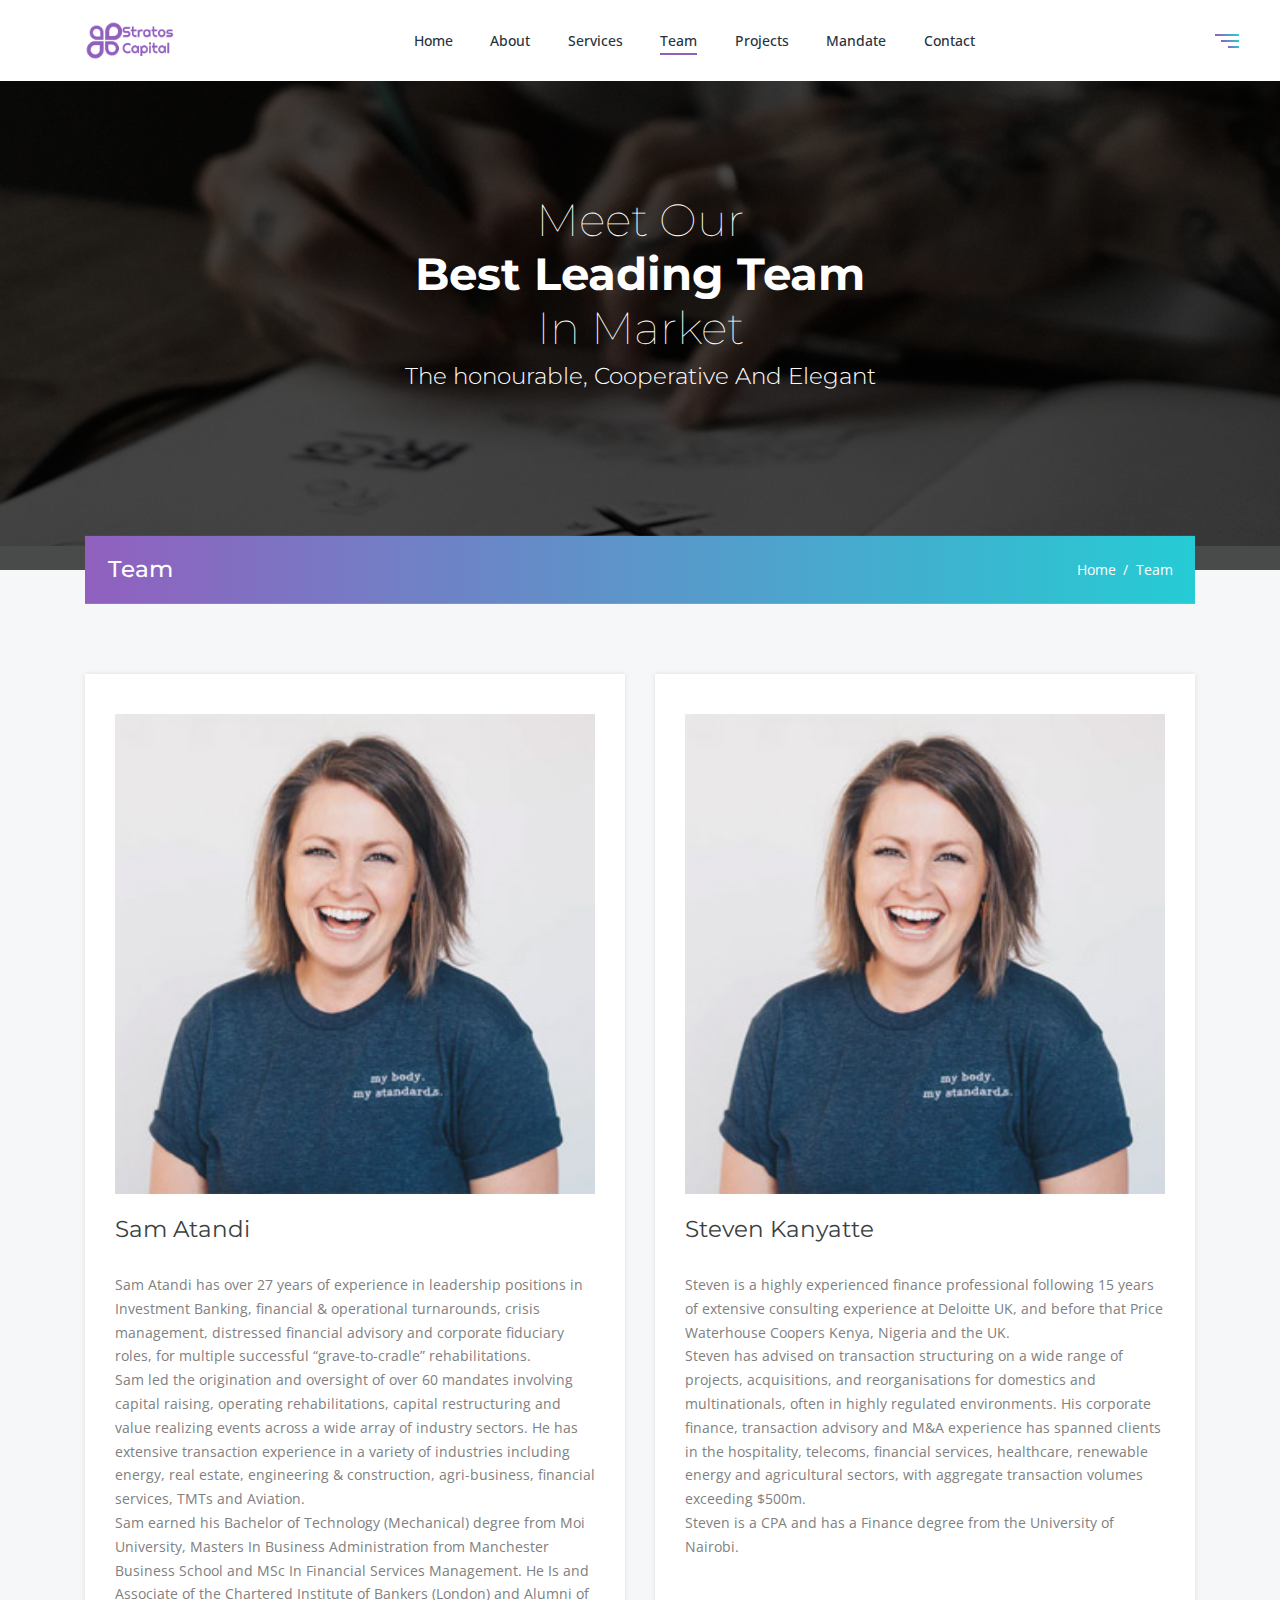
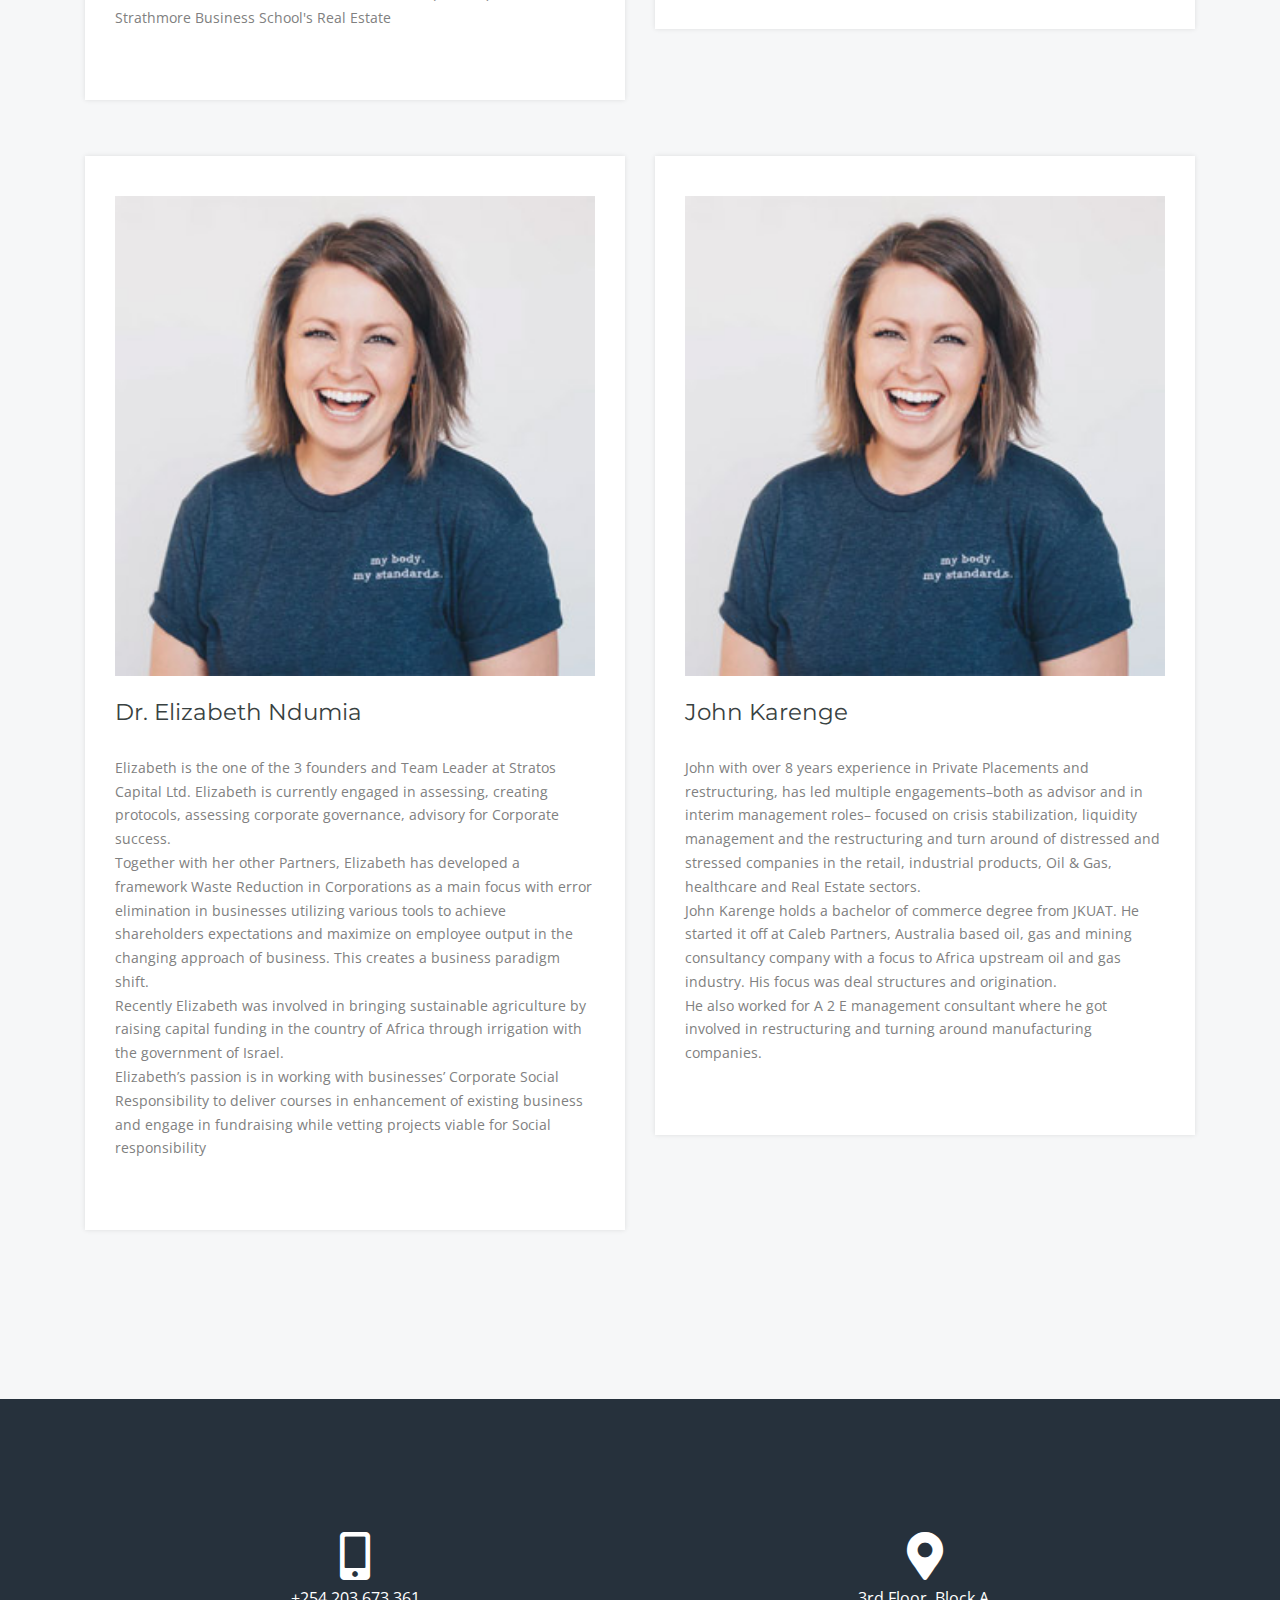
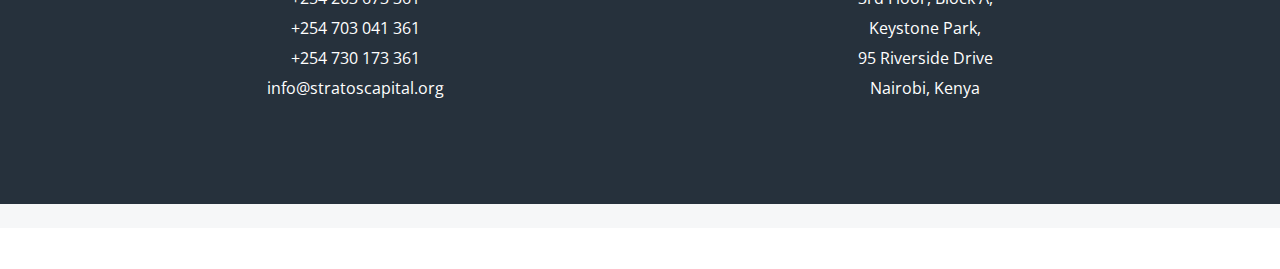
<file: team.html>
<!DOCTYPE html>
<html lang="en">

<head>
    <!-- Required meta tags -->
    <meta charset="utf-8">
    <meta name="viewport" content="width=device-width, initial-scale=1, shrink-to-fit=no">
    <title>Stratos | Team</title>
    <meta content="STRATOS is an investment advisory boutique dedicated to providing private market transactions and advisory solution in alternative investment." name="description">
    <meta content=" Stratos, firm, Advisory, leaders, business ,  clients,  implement, kelv mutiso, ux" name="keywords">

    <link rel="stylesheet" href="assets/css/bootstrap.min.css">
    <link rel="stylesheet" href="assets/css/all.min.css">
    <link rel="stylesheet" href="assets/css/animate.min.css">
    <link rel="stylesheet" href="assets/css/owl.carousel.min.css">
    <link rel="stylesheet" href="assets/css/jquery.fancybox.min.css">
    <link rel="stylesheet" href="assets/css/tooltipster.min.css">
    <link rel="stylesheet" href="assets/css/cubeportfolio.min.css">
    <link rel="stylesheet" href="assets/css/revolution/navigation.css">
    <link rel="stylesheet" href="assets/css/revolution/settings.css">
    <link rel="stylesheet" href="assets/css/style.css">

    <!-- Favicon icon -->
    <link rel="apple-touch-icon" sizes="180x180" href="assets/ico/apple-touch-icon.png">
    <link rel="icon" type="image/png" sizes="32x32" href="assets/ico/favicon-32x32.png">
    <link rel="icon" type="image/png" sizes="16x16" href="assets/ico/favicon-16x16.png">
    <link rel="manifest" href="assets/ico/site.webmanifest">
    <link rel="mask-icon" href="assets/ico/safari-pinned-tab.svg" color="#5bbad5">
    <meta name="msapplication-TileColor" content="#da532c">
    <meta name="theme-color" content="#ffffff">
</head>

<body>

    <!-- header -->
    <header class="site-header">
        <nav class="navbar navbar-expand-lg padding-nav static-nav">
            <div class="container">
                <a class="navbar-brand" href="index.html">
                    <img src="assets/images/strat.png" alt="logo">
                </a>
                <div class="collapse navbar-collapse">
                    <ul class="navbar-nav ml-auto mr-auto">
                        <li class="nav-item">
                            <a class="nav-link " href="index.html">Home</a>
                        </li>
                        <li class="nav-item">
                            <a class="nav-link" href="index.html#about">About</a>
                        </li>
                        <li class="nav-item">
                            <a class="nav-link " href="services.html">Services</a>
                        </li>
                        <li class="nav-item">
                            <a class="nav-link active" href="team.html">Team</a>
                        </li>
                        <li class="nav-item">
                            <a class="nav-link " href="projects.html">Projects</a>
                        </li>
                        <li class="nav-item">
                            <a class="nav-link " href="projects.html#mandate">Mandate</a>
                        </li>
                        <li class="nav-item">
                            <a class="nav-link" href="#site-footer">Contact</a>
                        </li>
                    </ul>
                </div>

            </div>
            <!--side menu open button-->
            <a href="javascript:void(0)" class="d-inline-block sidemenu_btn" id="sidemenu_toggle">
                <span class="gradient-bg"></span> <span class="gradient-bg"></span> <span class="gradient-bg"></span>
            </a>
        </nav>
        <!-- side menu -->
        <div class="side-menu opacity-0 gradient-bg">
            <div class="overlay"></div>
            <div class="inner-wrapper">
                <span class="btn-close btn-close-no-padding" id="btn_sideNavClose"><i></i><i></i></span>
                <nav class="side-nav w-100">
                    <ul class="navbar-nav">
                        <li class="nav-item">
                            <a class="nav-link " href="index.html">Home</a>
                        </li>
                        <li class="nav-item">
                            <a class="nav-link" href="index.html#about">About</a>
                        </li>
                        <li class="nav-item">
                            <a class="nav-link " href="services.html">Services</a>
                        </li>
                        <li class="nav-item">
                            <a class="nav-link  active" href="team.html">Team</a>
                        </li>
                        <li class="nav-item">
                            <a class="nav-link " href="projects.html">Projects</a>
                        </li>
                        <li class="nav-item">
                            <a class="nav-link " href="projects.html#mandate">Mandate</a>
                        </li>
                        <li class="nav-item">
                            <a class="nav-link" href="#site-footer">Contact</a>
                        </li>
                        </li>

                    </ul>
                </nav>
            </div>
        </div>
        <div id="close_side_menu" class="tooltip"></div>
        <!-- End side menu -->
    </header>
    <!-- header -->
    <!--Page Header-->
    <section id="main-banner-page" class="position-relative page-header service-detail-header section-nav-smooth parallax">
        <div class="overlay overlay-dark opacity-7 z-index-1"></div>
        <div class="container">
            <div class="row">
                <div class="col-lg-8 offset-lg-2">
                    <div class="page-titles whitecolor text-center padding_top padding_bottom">
                        <h2 class="font-xlight">Meet Our
                        </h2>
                        <h2 class="font-bold">Best Leading Team</h2>
                        <h2 class="font-xlight">In Market
                        </h2>
                        <h3 class="font-light pt-2">The honourable, Cooperative And Elegant
                        </h3>
                    </div>
                </div>
            </div>
            <div class="gradient-bg title-wrap">
                <div class="row">
                    <div class="col-lg-12 col-md-12 whitecolor">
                        <h3 class="float-left">Team</h3>
                        <ul class="breadcrumb top10 bottom10 float-right">
                            <li class="breadcrumb-item hover-light"><a href="index.html">Home</a></li>
                            <li class="breadcrumb-item hover-light">Team</li>
                        </ul>
                    </div>
                </div>
            </div>
        </div>
    </section>
    <!--Page Header ends -->
    <!-- Services us -->
    <section id="our-services" class="padding bglight">
        <div class="container">
            <div class="row whitebox top15">

                <div class="col-lg-6 col-md-6">
                    <div class="widget heading_space text-center text-md-left container">
                        <div class="image">
                            <img src="assets/images/team-1.jpg" alt="">
                        </div> <br>
                        <h3 class="darkcolor font-normal bottom30">Sam Atandi

                        </h3>
                        <p class="bottom30">Sam Atandi has over 27 years of experience in leadership positions in Investment Banking, financial & operational turnarounds, crisis management, distressed financial advisory and corporate fiduciary roles, for multiple successful
                            “grave-to-cradle” rehabilitations. <br> Sam led the origination and oversight of over 60 mandates involving capital raising, operating rehabilitations, capital restructuring and value realizing events across a wide array of
                            industry sectors. He has extensive transaction experience in a variety of industries including energy, real estate, engineering & construction, agri-business, financial services, TMTs and Aviation. <br> Sam earned his Bachelor
                            of Technology (Mechanical) degree from Moi University, Masters In Business Administration from Manchester Business School and MSc In Financial Services Management. He Is and Associate of the Chartered Institute of Bankers (London)
                            and Alumni of Strathmore Business School's Real Estate
                        </p>
                    </div>

                </div>
                <div class="col-lg-6 col-md-6">
                    <div class="widget heading_space text-center text-md-left container">
                        <div class="image">
                            <img src="assets/images/team-1.jpg" alt="">
                        </div> <br>
                        <h3 class="darkcolor font-normal bottom30">Steven Kanyatte


                        </h3>
                        <p class="bottom30">Steven is a highly experienced finance professional following 15 years of extensive consulting experience at Deloitte UK, and before that Price Waterhouse Coopers Kenya, Nigeria and the UK. <br> Steven has advised on transaction
                            structuring on a wide range of projects, acquisitions, and reorganisations for domestics and multinationals, often in highly regulated environments. His corporate finance, transaction advisory and M&A experience has spanned
                            clients in the hospitality, telecoms, financial services, healthcare, renewable energy and agricultural sectors, with aggregate transaction volumes exceeding $500m. <br> Steven is a CPA and has a Finance degree from the University
                            of Nairobi.
                        </p>
                    </div>

                </div>

                <div class="col-lg-6 col-md-6">
                    <div class="widget heading_space text-center text-md-left container">
                        <div class="image">
                            <img src="assets/images/team-1.jpg" alt="">
                        </div> <br>
                        <h3 class="darkcolor font-normal bottom30">Dr. Elizabeth Ndumia


                        </h3>
                        <p class="bottom30">Elizabeth is the one of the 3 founders and Team Leader at Stratos Capital Ltd. Elizabeth is currently engaged in assessing, creating protocols, assessing corporate governance, advisory for Corporate success. <br> Together with
                            her other Partners, Elizabeth has developed a framework Waste Reduction in Corporations as a main focus with error elimination in businesses utilizing various tools to achieve shareholders expectations and maximize on employee
                            output in the changing approach of business. This creates a business paradigm shift. <br> Recently Elizabeth was involved in bringing sustainable agriculture by raising capital funding in the country of Africa through irrigation
                            with the government of Israel. <br> Elizabeth’s passion is in working with businesses’ Corporate Social Responsibility to deliver courses in enhancement of existing business and engage in fundraising while vetting projects
                            viable for Social responsibility
                        </p>
                    </div>

                </div>
                <div class="col-lg-6 col-md-6">
                    <div class="widget heading_space text-center text-md-left container">
                        <div class="image">
                            <img src="assets/images/team-1.jpg" alt="">
                        </div> <br>
                        <h3 class="darkcolor font-normal bottom30">John Karenge


                        </h3>
                        <p class="bottom30">John with over 8 years experience in Private Placements and restructuring, has led multiple engagements–both as advisor and in interim management roles– focused on crisis stabilization, liquidity management and the restructuring
                            and turn around of distressed and stressed companies in the retail, industrial products, Oil & Gas, healthcare and Real Estate sectors. <br> John Karenge holds a bachelor of commerce degree from JKUAT. He started it off at
                            Caleb Partners, Australia based oil, gas and mining consultancy company with a focus to Africa upstream oil and gas industry. His focus was deal structures and origination. <br> He also worked for A 2 E management consultant
                            where he got involved in restructuring and turning around manufacturing companies.
                        </p>
                    </div>

                </div>

            </div>
        </div>
    </section>
    <!-- Services us ends -->

    <!--Site Footer Here-->
    <footer id="site-footer" class=" bgdark">
        <div class="container">
            <div class="row">
                <div class="col-md-12 text-center animated wow fadeIn" data-wow-delay="300ms">
                    <h2 class="heading bottom45 " style="color: white; padding-top: 20px;"> Contact US <span class="divider-center"></span></h2>
                </div>
            </div>
            <div class="row">
                <div class="col-md-6 text-center">
                    <div class=" footer_panel padding_bottom_half bottom20 ">
                        <div class="d-table w-100 address-item whitecolor bottom25 ">
                            <p class="d-table-cell align-middle bottom0 ">
                                <i class="fas fa-3x fa-mobile-alt"></i> <br> +254 203 673 361 <br> +254 703 041 361 <br> +254 730 173 361 <br>
                                <a class="d-block " href="mailto:info@stratoscapital.org ">info@stratoscapital.org</a>
                            </p>

                        </div>

                    </div>
                </div>
                <div class="col-md-6 text-center">
                    <div class=" footer_panel padding_bottom_half bottom20 ">
                        <div class="d-table w-100 address-item whitecolor bottom25 ">

                            <p class="d-table-cell align-middle bottom0 ">
                                <i class="fas fa-3x fa-map-marker-alt"></i> <br> 3rd Floor, Block A, <br> Keystone Park, <br> 95 Riverside Drive <br> Nairobi, Kenya
                            </p>
                        </div>

                    </div>
                </div>

            </div>
        </div>
    </footer>
    <!--Footer ends-->

    <section class=" bglight">
        <div class="container">
            <div class="col-md-12 text-center heading_space wow fadeIn" data-wow-delay="300ms">
                <div class="col-md-8 offset-md-2">
                    <p class="mb-n3">©
                        <script defer>
                            document.write(new Date().getFullYear())
                        </script>
                        Stratos Capital Limited</p>
                </div>
            </div>
        </div>
    </section>


    <!-- jQuery first, then Popper.js, then Bootstrap JS -->
    <script src="assets/js/jquery-3.4.1.min.js "></script>
    <!--Bootstrap Core-->
    <script src="assets/js/propper.min.js "></script>
    <script src="assets/js/bootstrap.min.js "></script>
    <!--to view items on reach-->
    <script src="assets/js/jquery.appear.js "></script>
    <!--Owl Slider-->
    <script src="assets/js/owl.carousel.min.js "></script>
    <!--number counters-->
    <script src="assets/js/jquery-countTo.js "></script>
    <!--Parallax Background-->
    <script src="assets/js/parallaxie.js "></script>
    <!--Cubefolio Gallery-->
    <script src="assets/js/jquery.cubeportfolio.min.js "></script>
    <!--Fancybox js-->
    <script src="assets/js/jquery.fancybox.min.js "></script>
    <!--tooltip js-->
    <script src="assets/js/tooltipster.min.js "></script>
    <!--wow js-->
    <script src="assets/js/wow.js "></script>
    <!--Revolution SLider-->
    <script src="assets/js/revolution/jquery.themepunch.tools.min.js "></script>
    <script src="assets/js/revolution/jquery.themepunch.revolution.min.js "></script>
    <!-- SLIDER REVOLUTION 5.0 EXTENSIONS -->
    <script src="assets/js/revolution/extensions/revolution.extension.actions.min.js "></script>
    <script src="assets/js/revolution/extensions/revolution.extension.carousel.min.js "></script>
    <script src="assets/js/revolution/extensions/revolution.extension.kenburn.min.js "></script>
    <script src="assets/js/revolution/extensions/revolution.extension.layeranimation.min.js "></script>
    <script src="assets/js/revolution/extensions/revolution.extension.migration.min.js "></script>
    <script src="assets/js/revolution/extensions/revolution.extension.navigation.min.js "></script>
    <script src="assets/js/revolution/extensions/revolution.extension.parallax.min.js "></script>
    <script src="assets/js/revolution/extensions/revolution.extension.slideanims.min.js "></script>
    <script src="assets/js/revolution/extensions/revolution.extension.video.min.js "></script>
    <!--custom functions and script-->
    <script src="assets/js/functions.js "></script>
</body>

</html>
</file>
<file: assets/css/revolution/navigation.css>
.wexim.tp-bullets {
    height: 110px !important;
    width: 19px !important;
    text-align: center;
    display: inline-block;
    position: relative;
}

.wexim .tp-bullet {
    position: relative;
    display: contents;
    background: transparent;
    cursor: pointer;
    box-sizing: content-box;
}

.single-slide .wexim .tp-bullet {
    display: none !important;
}

.wexim .tp-bullet .tp-bullet-inner {
    width: 13px;
    height: 13px;
    position: relative;
    border: 3px solid #ffffff;
    border-radius: 50%;
    background: transparent;
    cursor: pointer;
    box-sizing: content-box;
    -webkit-transition: all .5s ease-in-out;
    -moz-transition: all .5s ease-in-out;
    -ms-transition: all .5s ease-in-out;
    -o-transition: all .5s ease-in-out;
    transition: all .5s ease-in-out;
}

.dark-slider .wexim .tp-bullet .tp-bullet-inner {
    border: 3px solid #4d4d4d;
}

.wexim .tp-bullet.selected .tp-bullet-inner {
    transform: scale(1.4);
    margin-top: 2px;
    background: #00bcd4;
    -webkit-transition: all .5s ease-in-out;
    -moz-transition: all .5s ease-in-out;
    -ms-transition: all .5s ease-in-out;
    -o-transition: all .5s ease-in-out;
    transition: all .5s ease-in-out;
}

.dark-slider .wexim .tp-bullet.selected .tp-bullet-inner {
    background: transparent;
}

.wexim .tp-bullet:not(:last-child) .tp-line {
    height: 20px;
    width: 3px;
    background: white;
    display: block;
    margin: 0 auto;
}

.dark-slider .wexim .tp-bullet:not(:last-child) .tp-line {
    background: #4d4d4d;
}
</file>
<file: assets/css/revolution/settings.css>
/*-----------------------------------------------------------------------------

-	Revolution Slider 5.0 Default Style Settings -

Screen Stylesheet

version:   	5.4.5
date:      	15/05/17
author:		themepunch
email:     	info@themepunch.com
website:   	http://www.themepunch.com
-----------------------------------------------------------------------------*/

#debungcontrolls,
.debugtimeline {
    width: 100%;
    box-sizing: border-box
}

.rev_column,
.rev_column .tp-parallax-wrap,
.tp-svg-layer svg {
    vertical-align: top
}

#debungcontrolls {
    z-index: 100000;
    position: fixed;
    bottom: 0;
    height: auto;
    background: rgba(0, 0, 0, .6);
    padding: 10px
}

.debugtimeline {
    height: 10px;
    position: relative;
    margin-bottom: 3px;
    display: none;
    white-space: nowrap
}

.debugtimeline:hover {
    height: 15px
}

.the_timeline_tester {
    background: #e74c3c;
    position: absolute;
    top: 0;
    left: 0;
    height: 100%;
    width: 0
}

.rs-go-fullscreen {
    position: fixed!important;
    width: 100%!important;
    height: 100%!important;
    top: 0!important;
    left: 0!important;
    z-index: 9999999!important;
    background: #fff!important
}

.debugtimeline.tl_slide .the_timeline_tester {
    background: #f39c12
}

.debugtimeline.tl_frame .the_timeline_tester {
    background: #3498db
}

.debugtimline_txt {
    color: #fff;
    font-weight: 400;
    font-size: 7px;
    position: absolute;
    left: 10px;
    top: 0;
    white-space: nowrap;
    line-height: 10px
}

.rtl {
    direction: rtl
}

@font-face {
    font-family: revicons;
    src: url(../fonts/revicons/revicons.eot?5510888);
    src: url(../fonts/revicons/revicons.eot?5510888#iefix) format('embedded-opentype'), url(../fonts/revicons/revicons.woff?5510888) format('woff'), url(../fonts/revicons/revicons.ttf?5510888) format('truetype'), url(../fonts/revicons/revicons.svg?5510888#revicons) format('svg');
    font-weight: 400;
    font-style: normal
}

[class*=" revicon-"]:before,
[class^=revicon-]:before {
    font-family: revicons;
    font-style: normal;
    font-weight: 400;
    speak: none;
    display: inline-block;
    text-decoration: inherit;
    width: 1em;
    margin-right: .2em;
    text-align: center;
    font-variant: normal;
    text-transform: none;
    line-height: 1em;
    margin-left: .2em
}

.revicon-search-1:before {
    content: '\e802'
}

.revicon-pencil-1:before {
    content: '\e831'
}

.revicon-picture-1:before {
    content: '\e803'
}

.revicon-cancel:before {
    content: '\e80a'
}

.revicon-info-circled:before {
    content: '\e80f'
}

.revicon-trash:before {
    content: '\e801'
}

.revicon-left-dir:before {
    content: '\e817'
}

.revicon-right-dir:before {
    content: '\e818'
}

.revicon-down-open:before {
    content: '\e83b'
}

.revicon-left-open:before {
    content: '\e819'
}

.revicon-right-open:before {
    content: '\e81a'
}

.revicon-angle-left:before {
    content: '\e820'
}

.revicon-angle-right:before {
    content: '\e81d'
}

.revicon-left-big:before {
    content: '\e81f'
}

.revicon-right-big:before {
    content: '\e81e'
}

.revicon-magic:before {
    content: '\e807'
}

.revicon-picture:before {
    content: '\e800'
}

.revicon-export:before {
    content: '\e80b'
}

.revicon-cog:before {
    content: '\e832'
}

.revicon-login:before {
    content: '\e833'
}

.revicon-logout:before {
    content: '\e834'
}

.revicon-video:before {
    content: '\e805'
}

.revicon-arrow-combo:before {
    content: '\e827'
}

.revicon-left-open-1:before {
    content: '\e82a'
}

.revicon-right-open-1:before {
    content: '\e82b'
}

.revicon-left-open-mini:before {
    content: '\e822'
}

.revicon-right-open-mini:before {
    content: '\e823'
}

.revicon-left-open-big:before {
    content: '\e824'
}

.revicon-right-open-big:before {
    content: '\e825'
}

.revicon-left:before {
    content: '\e836'
}

.revicon-right:before {
    content: '\e826'
}

.revicon-ccw:before {
    content: '\e808'
}

.revicon-arrows-ccw:before {
    content: '\e806'
}

.revicon-palette:before {
    content: '\e829'
}

.revicon-list-add:before {
    content: '\e80c'
}

.revicon-doc:before {
    content: '\e809'
}

.revicon-left-open-outline:before {
    content: '\e82e'
}

.revicon-left-open-2:before {
    content: '\e82c'
}

.revicon-right-open-outline:before {
    content: '\e82f'
}

.revicon-right-open-2:before {
    content: '\e82d'
}

.revicon-equalizer:before {
    content: '\e83a'
}

.revicon-layers-alt:before {
    content: '\e804'
}

.revicon-popup:before {
    content: '\e828'
}

.rev_slider_wrapper {
    position: relative;
    z-index: 0;
    width: 100%
}

.rev_slider {
    position: relative;
    overflow: visible
}

.entry-content .rev_slider a,
.rev_slider a {
    box-shadow: none
}

.tp-overflow-hidden {
    overflow: hidden!important
}

.group_ov_hidden {
    overflow: hidden
}

.rev_slider img,
.tp-simpleresponsive img {
    max-width: none!important;
    transition: none;
    margin: 0;
    padding: 0;
    border: none
}

.rev_slider .no-slides-text {
    font-weight: 700;
    text-align: center;
    padding-top: 80px
}

.rev_slider>ul,
.rev_slider>ul>li,
.rev_slider>ul>li:before,
.rev_slider_wrapper>ul,
.tp-revslider-mainul>li,
.tp-revslider-mainul>li:before,
.tp-simpleresponsive>ul,
.tp-simpleresponsive>ul>li,
.tp-simpleresponsive>ul>li:before {
    list-style: none!important;
    position: absolute;
    margin: 0!important;
    padding: 0!important;
    overflow-x: visible;
    overflow-y: visible;
    background-image: none;
    background-position: 0 0;
    text-indent: 0;
    top: 0;
    left: 0
}

.rev_slider>ul>li,
.rev_slider>ul>li:before,
.tp-revslider-mainul>li,
.tp-revslider-mainul>li:before,
.tp-simpleresponsive>ul>li,
.tp-simpleresponsive>ul>li:before {
    visibility: hidden
}

.tp-revslider-mainul,
.tp-revslider-slidesli {
    padding: 0!important;
    margin: 0!important;
    list-style: none!important
}

.fullscreen-container,
.fullwidthbanner-container {
    padding: 0;
    position: relative
}

.rev_slider li.tp-revslider-slidesli {
    position: absolute!important
}

.tp-caption .rs-untoggled-content {
    display: block
}

.tp-caption .rs-toggled-content {
    display: none
}

.rs-toggle-content-active.tp-caption .rs-toggled-content {
    display: block
}

.rs-toggle-content-active.tp-caption .rs-untoggled-content {
    display: none
}

.rev_slider .caption,
.rev_slider .tp-caption {
    position: relative;
    visibility: hidden;
    white-space: nowrap;
    display: block;
    -webkit-font-smoothing: antialiased!important;
    z-index: 1
}

.rev_slider .caption,
.rev_slider .tp-caption,
.tp-simpleresponsive img {
    -moz-user-select: none;
    -khtml-user-select: none;
    -webkit-user-select: none;
    -o-user-select: none
}

.rev_slider .tp-mask-wrap .tp-caption,
.rev_slider .tp-mask-wrap :last-child,
.wpb_text_column .rev_slider .tp-mask-wrap .tp-caption,
.wpb_text_column .rev_slider .tp-mask-wrap :last-child {
    margin-bottom: 0
}

.tp-svg-layer svg {
    width: 100%;
    height: 100%;
    position: relative
}

.tp-carousel-wrapper {
    cursor: url(openhand.cur), move
}

.tp-carousel-wrapper.dragged {
    cursor: url(closedhand.cur), move
}

.tp_inner_padding {
    box-sizing: border-box;
    max-height: none!important
}

.tp-caption.tp-layer-selectable {
    -moz-user-select: all;
    -khtml-user-select: all;
    -webkit-user-select: all;
    -o-user-select: all
}

.tp-caption.tp-hidden-caption,
.tp-forcenotvisible,
.tp-hide-revslider,
.tp-parallax-wrap.tp-hidden-caption {
    visibility: hidden!important;
    display: none!important
}

.rev_slider audio,
.rev_slider embed,
.rev_slider iframe,
.rev_slider object,
.rev_slider video {
    max-width: none!important
}

.tp-element-background {
    position: absolute;
    top: 0;
    left: 0;
    width: 100%;
    height: 100%;
    z-index: 0
}

.tp-blockmask,
.tp-blockmask_in,
.tp-blockmask_out {
    position: absolute;
    top: 0;
    left: 0;
    width: 100%;
    height: 100%;
    background: #fff;
    z-index: 1000;
    transform: scaleX(0) scaleY(0)
}

.tp-parallax-wrap {
    transform-style: preserve-3d
}

.rev_row_zone {
    position: absolute;
    width: 100%;
    left: 0;
    box-sizing: border-box;
    min-height: 50px;
    font-size: 0
}

.rev_column_inner,
.rev_slider .tp-caption.rev_row {
    position: relative;
    width: 100%!important;
    box-sizing: border-box
}

.rev_row_zone_top {
    top: 0
}

.rev_row_zone_middle {
    top: 50%;
    transform: translateY(-50%)
}

.rev_row_zone_bottom {
    bottom: 0
}

.rev_slider .tp-caption.rev_row {
    display: table;
    table-layout: fixed;
    vertical-align: top;
    height: auto!important;
    font-size: 0
}

.rev_column {
    display: table-cell;
    position: relative;
    height: auto;
    box-sizing: border-box;
    font-size: 0
}

.rev_column_inner {
    display: block;
    height: auto!important;
    white-space: normal!important
}

.rev_column_bg {
    width: 100%;
    height: 100%;
    position: absolute;
    top: 0;
    left: 0;
    z-index: 0;
    box-sizing: border-box;
    background-clip: content-box;
    border: 0 solid transparent
}

.tp-caption .backcorner,
.tp-caption .backcornertop,
.tp-caption .frontcorner,
.tp-caption .frontcornertop {
    height: 0;
    top: 0;
    width: 0;
    position: absolute
}

.rev_column_inner .tp-loop-wrap,
.rev_column_inner .tp-mask-wrap,
.rev_column_inner .tp-parallax-wrap {
    text-align: inherit
}

.rev_column_inner .tp-mask-wrap {
    display: inline-block
}

.rev_column_inner .tp-parallax-wrap,
.rev_column_inner .tp-parallax-wrap .tp-loop-wrap,
.rev_column_inner .tp-parallax-wrap .tp-mask-wrap {
    position: relative!important;
    left: auto!important;
    top: auto!important;
    line-height: 0
}

.tp-video-play-button,
.tp-video-play-button i {
    line-height: 50px!important;
    vertical-align: top;
    text-align: center
}

.rev_column_inner .rev_layer_in_column,
.rev_column_inner .tp-parallax-wrap,
.rev_column_inner .tp-parallax-wrap .tp-loop-wrap,
.rev_column_inner .tp-parallax-wrap .tp-mask-wrap {
    vertical-align: top
}

.rev_break_columns {
    display: block!important
}

.rev_break_columns .tp-parallax-wrap.rev_column {
    display: block!important;
    width: 100%!important
}

.fullwidthbanner-container {
    overflow: hidden
}

.fullwidthbanner-container .fullwidthabanner {
    width: 100%;
    position: relative
}

.tp-static-layers {
    position: absolute;
    z-index: 101;
    top: 0;
    left: 0
}

.tp-caption .frontcorner {
    border-left: 40px solid transparent;
    border-right: 0 solid transparent;
    border-top: 40px solid #00A8FF;
    left: -40px
}

.tp-caption .backcorner {
    border-left: 0 solid transparent;
    border-right: 40px solid transparent;
    border-bottom: 40px solid #00A8FF;
    right: 0
}

.tp-caption .frontcornertop {
    border-left: 40px solid transparent;
    border-right: 0 solid transparent;
    border-bottom: 40px solid #00A8FF;
    left: -40px
}

.tp-caption .backcornertop {
    border-left: 0 solid transparent;
    border-right: 40px solid transparent;
    border-top: 40px solid #00A8FF;
    right: 0
}

.tp-layer-inner-rotation {
    position: relative!important
}

img.tp-slider-alternative-image {
    width: 100%;
    height: auto
}

.caption.fullscreenvideo,
.rs-background-video-layer,
.tp-caption.coverscreenvideo,
.tp-caption.fullscreenvideo {
    width: 100%;
    height: 100%;
    top: 0;
    left: 0;
    position: absolute
}

.noFilterClass {
    filter: none!important
}

.rs-background-video-layer {
    visibility: hidden;
    z-index: 0
}

.caption.fullscreenvideo audio,
.caption.fullscreenvideo iframe,
.caption.fullscreenvideo video,
.tp-caption.fullscreenvideo iframe,
.tp-caption.fullscreenvideo iframe audio,
.tp-caption.fullscreenvideo iframe video {
    width: 100%!important;
    height: 100%!important;
    display: none
}

.fullcoveredvideo audio,
.fullscreenvideo audio .fullcoveredvideo video,
.fullscreenvideo video {
    background: #000
}

.fullcoveredvideo .tp-poster {
    background-position: center center;
    background-size: cover;
    width: 100%;
    height: 100%;
    top: 0;
    left: 0
}

.videoisplaying .html5vid .tp-poster {
    display: none
}

.tp-video-play-button {
    background: #000;
    background: rgba(0, 0, 0, .3);
    border-radius: 5px;
    position: absolute;
    top: 50%;
    left: 50%;
    color: #FFF;
    margin-top: -25px;
    margin-left: -25px;
    cursor: pointer;
    width: 50px;
    height: 50px;
    box-sizing: border-box;
    display: inline-block;
    z-index: 4;
    opacity: 0;
    transition: opacity .3s ease-out!important
}

.tp-audio-html5 .tp-video-play-button,
.tp-hiddenaudio {
    display: none!important
}

.tp-caption .html5vid {
    width: 100%!important;
    height: 100%!important
}

.tp-video-play-button i {
    width: 50px;
    height: 50px;
    display: inline-block;
    font-size: 40px!important
}

.rs-fullvideo-cover,
.tp-dottedoverlay,
.tp-shadowcover {
    height: 100%;
    top: 0;
    left: 0;
    position: absolute
}

.tp-caption:hover .tp-video-play-button {
    opacity: 1;
    display: block
}

.tp-caption .tp-revstop {
    display: none;
    border-left: 5px solid #fff!important;
    border-right: 5px solid #fff!important;
    margin-top: 15px!important;
    line-height: 20px!important;
    vertical-align: top;
    font-size: 25px!important
}

.tp-seek-bar,
.tp-video-button,
.tp-volume-bar {
    outline: 0;
    line-height: 12px;
    margin: 0;
    cursor: pointer
}

.videoisplaying .revicon-right-dir {
    display: none
}

.videoisplaying .tp-revstop {
    display: inline-block
}

.videoisplaying .tp-video-play-button {
    display: none
}

.fullcoveredvideo .tp-video-play-button {
    display: none!important
}

.fullscreenvideo .fullscreenvideo audio,
.fullscreenvideo .fullscreenvideo video {
    object-fit: contain!important
}

.fullscreenvideo .fullcoveredvideo audio,
.fullscreenvideo .fullcoveredvideo video {
    object-fit: cover!important
}

.tp-video-controls {
    position: absolute;
    bottom: 0;
    left: 0;
    right: 0;
    padding: 5px;
    opacity: 0;
    transition: opacity .3s;
    background-image: linear-gradient(to bottom, #000 13%, #323232 100%);
    display: table;
    max-width: 100%;
    overflow: hidden;
    box-sizing: border-box
}

.rev-btn.rev-hiddenicon i,
.rev-btn.rev-withicon i {
    transition: all .2s ease-out!important;
    font-size: 15px
}

.tp-caption:hover .tp-video-controls {
    opacity: .9
}

.tp-video-button {
    background: rgba(0, 0, 0, .5);
    border: 0;
    border-radius: 3px;
    font-size: 12px;
    color: #fff;
    padding: 0
}

.tp-video-button:hover {
    cursor: pointer
}

.tp-video-button-wrap,
.tp-video-seek-bar-wrap,
.tp-video-vol-bar-wrap {
    padding: 0 5px;
    display: table-cell;
    vertical-align: middle
}

.tp-video-seek-bar-wrap {
    width: 80%
}

.tp-video-vol-bar-wrap {
    width: 20%
}

.tp-seek-bar,
.tp-volume-bar {
    width: 100%;
    padding: 0
}

.rs-fullvideo-cover {
    width: 100%;
    background: 0 0;
    z-index: 5
}

.disabled_lc .tp-video-play-button,
.rs-background-video-layer audio::-webkit-media-controls,
.rs-background-video-layer video::-webkit-media-controls,
.rs-background-video-layer video::-webkit-media-controls-start-playback-button {
    display: none!important
}

.tp-audio-html5 .tp-video-controls {
    opacity: 1!important;
    visibility: visible!important
}

.tp-dottedoverlay {
    background-repeat: repeat;
    width: 100%;
    z-index: 3
}

.tp-dottedoverlay.twoxtwo {
    background: url(../assets/gridtile.png)
}

.tp-dottedoverlay.twoxtwowhite {
    background: url(../assets/gridtile_white.png)
}

.tp-dottedoverlay.threexthree {
    background: url(../assets/gridtile_3x3.png)
}

.tp-dottedoverlay.threexthreewhite {
    background: url(../assets/gridtile_3x3_white.png)
}

.tp-shadowcover {
    width: 100%;
    background: #fff;
    z-index: -1
}

.tp-shadow1 {
    box-shadow: 0 10px 6px -6px rgba(0, 0, 0, .8)
}

.tp-shadow2:after,
.tp-shadow2:before,
.tp-shadow3:before,
.tp-shadow4:after {
    z-index: -2;
    position: absolute;
    content: "";
    bottom: 10px;
    left: 10px;
    width: 50%;
    top: 85%;
    max-width: 300px;
    background: 0 0;
    box-shadow: 0 15px 10px rgba(0, 0, 0, .8);
    transform: rotate(-3deg)
}

.tp-shadow2:after,
.tp-shadow4:after {
    transform: rotate(3deg);
    right: 10px;
    left: auto
}

.tp-shadow5 {
    position: relative;
    box-shadow: 0 1px 4px rgba(0, 0, 0, .3), 0 0 40px rgba(0, 0, 0, .1) inset
}

.tp-shadow5:after,
.tp-shadow5:before {
    content: "";
    position: absolute;
    z-index: -2;
    box-shadow: 0 0 25px 0 rgba(0, 0, 0, .6);
    top: 30%;
    bottom: 0;
    left: 20px;
    right: 20px;
    border-radius: 100px/20px
}

.tp-button {
    padding: 6px 13px 5px;
    border-radius: 3px;
    height: 30px;
    cursor: pointer;
    color: #fff!important;
    text-shadow: 0 1px 1px rgba(0, 0, 0, .6)!important;
    font-size: 15px;
    line-height: 45px!important;
    font-family: arial, sans-serif;
    font-weight: 700;
    letter-spacing: -1px;
    text-decoration: none
}

.tp-button.big {
    color: #fff;
    text-shadow: 0 1px 1px rgba(0, 0, 0, .6);
    font-weight: 700;
    padding: 9px 20px;
    font-size: 19px;
    line-height: 57px!important
}

.purchase:hover,
.tp-button.big:hover,
.tp-button:hover {
    background-position: bottom, 15px 11px
}

.purchase.green,
.purchase:hover.green,
.tp-button.green,
.tp-button:hover.green {
    background-color: #21a117;
    box-shadow: 0 3px 0 0 #104d0b
}

.purchase.blue,
.purchase:hover.blue,
.tp-button.blue,
.tp-button:hover.blue {
    background-color: #1d78cb;
    box-shadow: 0 3px 0 0 #0f3e68
}

.purchase.red,
.purchase:hover.red,
.tp-button.red,
.tp-button:hover.red {
    background-color: #cb1d1d;
    box-shadow: 0 3px 0 0 #7c1212
}

.purchase.orange,
.purchase:hover.orange,
.tp-button.orange,
.tp-button:hover.orange {
    background-color: #f70;
    box-shadow: 0 3px 0 0 #a34c00
}

.purchase.darkgrey,
.purchase:hover.darkgrey,
.tp-button.darkgrey,
.tp-button.grey,
.tp-button:hover.darkgrey,
.tp-button:hover.grey {
    background-color: #555;
    box-shadow: 0 3px 0 0 #222
}

.purchase.lightgrey,
.purchase:hover.lightgrey,
.tp-button.lightgrey,
.tp-button:hover.lightgrey {
    background-color: #888;
    box-shadow: 0 3px 0 0 #555
}

.rev-btn,
.rev-btn:visited {
    outline: 0!important;
    box-shadow: none!important;
    text-decoration: none!important;
    line-height: 44px;
    font-size: 17px;
    font-weight: 500;
    padding: 12px 35px;
    box-sizing: border-box;
    font-family: Roboto, sans-serif;
    cursor: pointer
}

.rev-btn.rev-uppercase,
.rev-btn.rev-uppercase:visited {
    text-transform: uppercase;
    letter-spacing: 1px;
    font-size: 15px;
    font-weight: 900
}

.rev-btn.rev-withicon i {
    font-weight: 400;
    position: relative;
    top: 0;
    margin-left: 10px!important
}

.rev-btn.rev-hiddenicon i {
    font-weight: 400;
    position: relative;
    top: 0;
    opacity: 0;
    margin-left: 0!important;
    width: 0!important
}

.rev-btn.rev-hiddenicon:hover i {
    opacity: 1!important;
    margin-left: 10px!important;
    width: auto!important
}

.rev-btn.rev-medium,
.rev-btn.rev-medium:visited {
    line-height: 36px;
    font-size: 14px;
    padding: 10px 30px
}

.rev-btn.rev-medium.rev-hiddenicon i,
.rev-btn.rev-medium.rev-withicon i {
    font-size: 14px;
    top: 0
}

.rev-btn.rev-small,
.rev-btn.rev-small:visited {
    line-height: 28px;
    font-size: 12px;
    padding: 7px 20px
}

.rev-btn.rev-small.rev-hiddenicon i,
.rev-btn.rev-small.rev-withicon i {
    font-size: 12px;
    top: 0
}

.rev-maxround {
    border-radius: 30px
}

.rev-minround {
    border-radius: 3px
}

.rev-burger {
    position: relative;
    width: 60px;
    height: 60px;
    box-sizing: border-box;
    padding: 22px 0 0 14px;
    border-radius: 50%;
    border: 1px solid rgba(51, 51, 51, .25);
    -webkit-tap-highlight-color: transparent;
    cursor: pointer
}

.rev-burger span {
    display: block;
    width: 30px;
    height: 3px;
    background: #333;
    transition: .7s;
    pointer-events: none;
    transform-style: flat!important
}

.rev-burger.revb-white span,
.rev-burger.revb-whitenoborder span {
    background: #fff
}

.rev-burger span:nth-child(2) {
    margin: 3px 0
}

#dialog_addbutton .rev-burger:hover :first-child,
.open .rev-burger :first-child,
.open.rev-burger :first-child {
    transform: translateY(6px) rotate(-45deg)
}

#dialog_addbutton .rev-burger:hover :nth-child(2),
.open .rev-burger :nth-child(2),
.open.rev-burger :nth-child(2) {
    transform: rotate(-45deg);
    opacity: 0
}

#dialog_addbutton .rev-burger:hover :last-child,
.open .rev-burger :last-child,
.open.rev-burger :last-child {
    transform: translateY(-6px) rotate(-135deg)
}

.rev-burger.revb-white {
    border: 2px solid rgba(255, 255, 255, .2)
}

.rev-burger.revb-darknoborder,
.rev-burger.revb-whitenoborder {
    border: 0
}

.rev-burger.revb-darknoborder span {
    background: #333
}

.rev-burger.revb-whitefull {
    background: #fff;
    border: none
}

.rev-burger.revb-whitefull span {
    background: #333
}

.rev-burger.revb-darkfull {
    background: #333;
    border: none
}

.rev-burger.revb-darkfull span,
.rev-scroll-btn.revs-fullwhite {
    background: #fff
}

@keyframes rev-ani-mouse {
    0% {
        opacity: 1;
        top: 29%
    }
    15% {
        opacity: 1;
        top: 50%
    }
    50% {
        opacity: 0;
        top: 50%
    }
    100% {
        opacity: 0;
        top: 29%
    }
}

.rev-scroll-btn {
    display: inline-block;
    position: relative;
    left: 0;
    right: 0;
    text-align: center;
    cursor: pointer;
    width: 35px;
    height: 55px;
    box-sizing: border-box;
    border: 3px solid #fff;
    border-radius: 23px
}

.rev-scroll-btn>* {
    display: inline-block;
    line-height: 18px;
    font-size: 13px;
    font-weight: 400;
    color: #fff;
    font-family: proxima-nova, "Helvetica Neue", Helvetica, Arial, sans-serif;
    letter-spacing: 2px
}

.rev-scroll-btn>.active,
.rev-scroll-btn>:focus,
.rev-scroll-btn>:hover {
    color: #fff
}

.rev-scroll-btn>.active,
.rev-scroll-btn>:active,
.rev-scroll-btn>:focus,
.rev-scroll-btn>:hover {
    opacity: .8
}

.rev-scroll-btn.revs-fullwhite span {
    background: #333
}

.rev-scroll-btn.revs-fulldark {
    background: #333;
    border: none
}

.rev-scroll-btn.revs-fulldark span,
.tp-bullet {
    background: #fff
}

.rev-scroll-btn span {
    position: absolute;
    display: block;
    top: 29%;
    left: 50%;
    width: 8px;
    height: 8px;
    margin: -4px 0 0 -4px;
    background: #fff;
    border-radius: 50%;
    animation: rev-ani-mouse 2.5s linear infinite
}

.rev-scroll-btn.revs-dark {
    border-color: #333
}

.rev-scroll-btn.revs-dark span {
    background: #333
}

.rev-control-btn {
    position: relative;
    display: inline-block;
    z-index: 5;
    color: #FFF;
    font-size: 20px;
    line-height: 60px;
    font-weight: 400;
    font-style: normal;
    font-family: Raleway;
    text-decoration: none;
    text-align: center;
    background-color: #000;
    border-radius: 50px;
    text-shadow: none;
    background-color: rgba(0, 0, 0, .5);
    width: 60px;
    height: 60px;
    box-sizing: border-box;
    cursor: pointer
}

.rev-cbutton-dark-sr,
.rev-cbutton-light-sr {
    border-radius: 3px
}

.rev-cbutton-light,
.rev-cbutton-light-sr {
    color: #333;
    background-color: rgba(255, 255, 255, .75)
}

.rev-sbutton {
    line-height: 37px;
    width: 37px;
    height: 37px
}

.rev-sbutton-blue {
    background-color: #3B5998
}

.rev-sbutton-lightblue {
    background-color: #00A0D1
}

.rev-sbutton-red {
    background-color: #DD4B39
}

.tp-bannertimer {
    visibility: hidden;
    width: 100%;
    height: 5px;
    background: #000;
    background: rgba(0, 0, 0, .15);
    position: absolute;
    z-index: 200;
    top: 0
}

.tp-bannertimer.tp-bottom {
    top: auto;
    bottom: 0!important;
    height: 5px
}

.tp-caption img {
    background: 0 0;
    -ms-filter: "progid:DXImageTransform.Microsoft.gradient(startColorstr=#00FFFFFF,endColorstr=#00FFFFFF)";
    filter: progid: DXImageTransform.Microsoft.gradient(startColorstr=#00FFFFFF, endColorstr=#00FFFFFF);
    zoom: 1
}

.caption.slidelink a div,
.tp-caption.slidelink a div {
    width: 3000px;
    height: 1500px;
    background: url(../assets/coloredbg.png)
}

.tp-caption.slidelink a span {
    background: url(../assets/coloredbg.png)
}

.tp-loader.spinner0,
.tp-loader.spinner5 {
    background-image: url(../assets/loader.gif);
    background-repeat: no-repeat
}

.tp-shape {
    width: 100%;
    height: 100%
}

.tp-caption .rs-starring {
    display: inline-block
}

.tp-caption .rs-starring .star-rating {
    float: none;
    display: inline-block;
    vertical-align: top;
    color: #FFC321!important
}

.tp-caption .rs-starring .star-rating,
.tp-caption .rs-starring-page .star-rating {
    position: relative;
    height: 1em;
    width: 5.4em;
    font-family: star;
    font-size: 1em!important
}

.tp-loader.spinner0,
.tp-loader.spinner1 {
    width: 40px;
    height: 40px;
    margin-top: -20px;
    margin-left: -20px;
    animation: tp-rotateplane 1.2s infinite ease-in-out;
    background-color: #fff;
    border-radius: 3px;
    box-shadow: 0 0 20px 0 rgba(0, 0, 0, .15)
}

.tp-caption .rs-starring .star-rating:before,
.tp-caption .rs-starring-page .star-rating:before {
    content: "\73\73\73\73\73";
    color: #E0DADF;
    float: left;
    top: 0;
    left: 0;
    position: absolute
}

.tp-caption .rs-starring .star-rating span {
    overflow: hidden;
    float: left;
    top: 0;
    left: 0;
    position: absolute;
    padding-top: 1.5em;
    font-size: 1em!important
}

.tp-caption .rs-starring .star-rating span:before {
    content: "\53\53\53\53\53";
    top: 0;
    position: absolute;
    left: 0
}

.tp-loader {
    top: 50%;
    left: 50%;
    z-index: 10000;
    position: absolute
}

.tp-loader.spinner0 {
    background-position: center center
}

.tp-loader.spinner5 {
    background-position: 10px 10px;
    background-color: #fff;
    margin: -22px;
    width: 44px;
    height: 44px;
    border-radius: 3px
}

@keyframes tp-rotateplane {
    0% {
        transform: perspective(120px) rotateX(0) rotateY(0)
    }
    50% {
        transform: perspective(120px) rotateX(-180.1deg) rotateY(0)
    }
    100% {
        transform: perspective(120px) rotateX(-180deg) rotateY(-179.9deg)
    }
}

.tp-loader.spinner2 {
    width: 40px;
    height: 40px;
    margin-top: -20px;
    margin-left: -20px;
    background-color: red;
    box-shadow: 0 0 20px 0 rgba(0, 0, 0, .15);
    border-radius: 100%;
    animation: tp-scaleout 1s infinite ease-in-out
}

@keyframes tp-scaleout {
    0% {
        transform: scale(0)
    }
    100% {
        transform: scale(1);
        opacity: 0
    }
}

.tp-loader.spinner3 {
    margin: -9px 0 0 -35px;
    width: 70px;
    text-align: center
}

.tp-loader.spinner3 .bounce1,
.tp-loader.spinner3 .bounce2,
.tp-loader.spinner3 .bounce3 {
    width: 18px;
    height: 18px;
    background-color: #fff;
    box-shadow: 0 0 20px 0 rgba(0, 0, 0, .15);
    border-radius: 100%;
    display: inline-block;
    animation: tp-bouncedelay 1.4s infinite ease-in-out;
    animation-fill-mode: both
}

.tp-loader.spinner3 .bounce1 {
    animation-delay: -.32s
}

.tp-loader.spinner3 .bounce2 {
    animation-delay: -.16s
}

@keyframes tp-bouncedelay {
    0%,
    100%,
    80% {
        transform: scale(0)
    }
    40% {
        transform: scale(1)
    }
}

.tp-loader.spinner4 {
    margin: -20px 0 0 -20px;
    width: 40px;
    height: 40px;
    text-align: center;
    animation: tp-rotate 2s infinite linear
}

.tp-loader.spinner4 .dot1,
.tp-loader.spinner4 .dot2 {
    width: 60%;
    height: 60%;
    display: inline-block;
    position: absolute;
    top: 0;
    background-color: #fff;
    border-radius: 100%;
    animation: tp-bounce 2s infinite ease-in-out;
    box-shadow: 0 0 20px 0 rgba(0, 0, 0, .15)
}

.tp-loader.spinner4 .dot2 {
    top: auto;
    bottom: 0;
    animation-delay: -1s
}

@keyframes tp-rotate {
    100% {
        transform: rotate(360deg)
    }
}

@keyframes tp-bounce {
    0%,
    100% {
        transform: scale(0)
    }
    50% {
        transform: scale(1)
    }
}

.tp-bullets.navbar,
.tp-tabs.navbar,
.tp-thumbs.navbar {
    border: none;
    min-height: 0;
    margin: 0;
    border-radius: 0
}

.tp-bullets,
.tp-tabs,
.tp-thumbs {
    position: absolute;
    display: block;
    z-index: 1000;
    top: 0;
    left: 0
}

.tp-tab,
.tp-thumb {
    cursor: pointer;
    position: absolute;
    opacity: .5;
    box-sizing: border-box
}

.tp-arr-imgholder,
.tp-tab-image,
.tp-thumb-image,
.tp-videoposter {
    background-position: center center;
    background-size: cover;
    width: 100%;
    height: 100%;
    display: block;
    position: absolute;
    top: 0;
    left: 0
}

.tp-tab.selected,
.tp-tab:hover,
.tp-thumb.selected,
.tp-thumb:hover {
    opacity: 1
}

.tp-tab-mask,
.tp-thumb-mask {
    box-sizing: border-box!important
}

.tp-tabs,
.tp-thumbs {
    box-sizing: content-box!important
}

.tp-bullet {
    width: 15px;
    height: 15px;
    position: absolute;
    background: rgba(255, 255, 255, .3);
    cursor: pointer
}

.tp-bullet.selected,
.tp-bullet:hover {
    background: #fff
}

.tparrows {
    cursor: pointer;
    background: #000;
    background: rgba(0, 0, 0, .5);
    width: 40px;
    height: 40px;
    position: absolute;
    display: block;
    z-index: 1000
}

.tparrows:hover {
    background: #000
}

.tparrows:before {
    font-family: revicons;
    font-size: 15px;
    color: #fff;
    display: block;
    line-height: 40px;
    text-align: center
}

.hginfo,
.hglayerinfo {
    font-size: 12px;
    font-weight: 600
}

.tparrows.tp-leftarrow:before {
    content: '\e824'
}

.tparrows.tp-rightarrow:before {
    content: '\e825'
}

body.rtl .tp-kbimg {
    left: 0!important
}

.dddwrappershadow {
    box-shadow: 0 45px 100px rgba(0, 0, 0, .4)
}

.hglayerinfo {
    position: fixed;
    bottom: 0;
    left: 0;
    color: #FFF;
    line-height: 20px;
    background: rgba(0, 0, 0, .75);
    padding: 5px 10px;
    z-index: 2000;
    white-space: normal
}

.helpgrid,
.hginfo {
    position: absolute
}

.hginfo {
    top: -2px;
    left: -2px;
    color: #e74c3c;
    background: #000;
    padding: 2px 5px
}

.indebugmode .tp-caption:hover {
    border: 1px dashed #c0392b!important
}

.helpgrid {
    border: 2px dashed #c0392b;
    top: 0;
    left: 0;
    z-index: 0
}

#revsliderlogloglog {
    padding: 15px;
    color: #fff;
    position: fixed;
    top: 0;
    left: 0;
    width: 200px;
    height: 150px;
    background: rgba(0, 0, 0, .7);
    z-index: 100000;
    font-size: 10px;
    overflow: scroll
}

.aden {
    filter: hue-rotate(-20deg) contrast(.9) saturate(.85) brightness(1.2)
}

.aden::after {
    background: linear-gradient(to right, rgba(66, 10, 14, .2), transparent);
    mix-blend-mode: darken
}

.perpetua::after,
.reyes::after {
    mix-blend-mode: soft-light;
    opacity: .5
}

.inkwell {
    filter: sepia(.3) contrast(1.1) brightness(1.1) grayscale(1)
}

.perpetua::after {
    background: linear-gradient(to bottom, #005b9a, #e6c13d)
}

.reyes {
    filter: sepia(.22) brightness(1.1) contrast(.85) saturate(.75)
}

.reyes::after {
    background: #efcdad
}

.gingham {
    filter: brightness(1.05) hue-rotate(-10deg)
}

.gingham::after {
    background: linear-gradient(to right, rgba(66, 10, 14, .2), transparent);
    mix-blend-mode: darken
}

.toaster {
    filter: contrast(1.5) brightness(.9)
}

.toaster::after {
    background: radial-gradient(circle, #804e0f, #3b003b);
    mix-blend-mode: screen
}

.walden {
    filter: brightness(1.1) hue-rotate(-10deg) sepia(.3) saturate(1.6)
}

.walden::after {
    background: #04c;
    mix-blend-mode: screen;
    opacity: .3
}

.hudson {
    filter: brightness(1.2) contrast(.9) saturate(1.1)
}

.hudson::after {
    background: radial-gradient(circle, #a6b1ff 50%, #342134);
    mix-blend-mode: multiply;
    opacity: .5
}

.earlybird {
    filter: contrast(.9) sepia(.2)
}

.earlybird::after {
    background: radial-gradient(circle, #d0ba8e 20%, #360309 85%, #1d0210 100%);
    mix-blend-mode: overlay
}

.mayfair {
    filter: contrast(1.1) saturate(1.1)
}

.mayfair::after {
    background: radial-gradient(circle at 40% 40%, rgba(255, 255, 255, .8), rgba(255, 200, 200, .6), #111 60%);
    mix-blend-mode: overlay;
    opacity: .4
}

.lofi {
    filter: saturate(1.1) contrast(1.5)
}

.lofi::after {
    background: radial-gradient(circle, transparent 70%, #222 150%);
    mix-blend-mode: multiply
}

._1977 {
    filter: contrast(1.1) brightness(1.1) saturate(1.3)
}

._1977:after {
    background: rgba(243, 106, 188, .3);
    mix-blend-mode: screen
}

.brooklyn {
    filter: contrast(.9) brightness(1.1)
}

.brooklyn::after {
    background: radial-gradient(circle, rgba(168, 223, 193, .4) 70%, #c4b7c8);
    mix-blend-mode: overlay
}

.xpro2 {
    filter: sepia(.3)
}

.xpro2::after {
    background: radial-gradient(circle, #e6e7e0 40%, rgba(43, 42, 161, .6) 110%);
    mix-blend-mode: color-burn
}

.nashville {
    filter: sepia(.2) contrast(1.2) brightness(1.05) saturate(1.2)
}

.nashville::after {
    background: rgba(0, 70, 150, .4);
    mix-blend-mode: lighten
}

.nashville::before {
    background: rgba(247, 176, 153, .56);
    mix-blend-mode: darken
}

.lark {
    filter: contrast(.9)
}

.lark::after {
    background: rgba(242, 242, 242, .8);
    mix-blend-mode: darken
}

.lark::before {
    background: #22253f;
    mix-blend-mode: color-dodge
}

.moon {
    filter: grayscale(1) contrast(1.1) brightness(1.1)
}

.moon::before {
    background: #a0a0a0;
    mix-blend-mode: soft-light
}

.moon::after {
    background: #383838;
    mix-blend-mode: lighten
}

.clarendon {
    filter: contrast(1.2) saturate(1.35)
}

.clarendon:before {
    background: rgba(127, 187, 227, .2);
    mix-blend-mode: overlay
}

.willow {
    filter: grayscale(.5) contrast(.95) brightness(.9)
}

.willow::before {
    background-color: radial-gradient(40%, circle, #d4a9af 55%, #000 150%);
    mix-blend-mode: overlay
}

.willow::after {
    background-color: #d8cdcb;
    mix-blend-mode: color
}

.rise {
    filter: brightness(1.05) sepia(.2) contrast(.9) saturate(.9)
}

.rise::after {
    background: radial-gradient(circle, rgba(232, 197, 152, .8), transparent 90%);
    mix-blend-mode: overlay;
    opacity: .6
}

.rise::before {
    background: radial-gradient(circle, rgba(236, 205, 169, .15) 55%, rgba(50, 30, 7, .4));
    mix-blend-mode: multiply
}

._1977:after,
._1977:before,
.aden:after,
.aden:before,
.brooklyn:after,
.brooklyn:before,
.clarendon:after,
.clarendon:before,
.earlybird:after,
.earlybird:before,
.gingham:after,
.gingham:before,
.hudson:after,
.hudson:before,
.inkwell:after,
.inkwell:before,
.lark:after,
.lark:before,
.lofi:after,
.lofi:before,
.mayfair:after,
.mayfair:before,
.moon:after,
.moon:before,
.nashville:after,
.nashville:before,
.perpetua:after,
.perpetua:before,
.reyes:after,
.reyes:before,
.rise:after,
.rise:before,
.slumber:after,
.slumber:before,
.toaster:after,
.toaster:before,
.walden:after,
.walden:before,
.willow:after,
.willow:before,
.xpro2:after,
.xpro2:before {
    content: '';
    display: block;
    height: 100%;
    width: 100%;
    top: 0;
    left: 0;
    position: absolute;
    pointer-events: none
}

._1977,
.aden,
.brooklyn,
.clarendon,
.earlybird,
.gingham,
.hudson,
.inkwell,
.lark,
.lofi,
.mayfair,
.moon,
.nashville,
.perpetua,
.reyes,
.rise,
.slumber,
.toaster,
.walden,
.willow,
.xpro2 {
    position: relative
}

._1977 img,
.aden img,
.brooklyn img,
.clarendon img,
.earlybird img,
.gingham img,
.hudson img,
.inkwell img,
.lark img,
.lofi img,
.mayfair img,
.moon img,
.nashville img,
.perpetua img,
.reyes img,
.rise img,
.slumber img,
.toaster img,
.walden img,
.willow img,
.xpro2 img {
    width: 100%;
    z-index: 1
}

._1977:before,
.aden:before,
.brooklyn:before,
.clarendon:before,
.earlybird:before,
.gingham:before,
.hudson:before,
.inkwell:before,
.lark:before,
.lofi:before,
.mayfair:before,
.moon:before,
.nashville:before,
.perpetua:before,
.reyes:before,
.rise:before,
.slumber:before,
.toaster:before,
.walden:before,
.willow:before,
.xpro2:before {
    z-index: 2
}

._1977:after,
.aden:after,
.brooklyn:after,
.clarendon:after,
.earlybird:after,
.gingham:after,
.hudson:after,
.inkwell:after,
.lark:after,
.lofi:after,
.mayfair:after,
.moon:after,
.nashville:after,
.perpetua:after,
.reyes:after,
.rise:after,
.slumber:after,
.toaster:after,
.walden:after,
.willow:after,
.xpro2:after {
    z-index: 3
}

.slumber {
    filter: saturate(.66) brightness(1.05)
}

.slumber::after {
    background: rgba(125, 105, 24, .5);
    mix-blend-mode: soft-light
}

.slumber::before {
    background: rgba(69, 41, 12, .4);
    mix-blend-mode: lighten
}

.tp-kbimg-wrap:after,
.tp-kbimg-wrap:before {
    height: 500%;
    width: 500%
}
</file>
<file: assets/css/style.css>
/* ===================================
          Table of Contents
   =================================== */


/*
01 body
02 Helper Classes
   02-1 short codes
   02-2 loader
03 navigation
04 owl & revolution
05 Page header
06 about_us
   - services-slider
   - services-main
   - Work Process
   - App Features
   - horizontal-section
   - Counters
   - Progress bars
   - Faq Accordions
07 Team
  - team-content
  - team-box
  - overlay
08 Testimonial
09 gallery & Portfolio
10 contact us & forms
11 Partner
12 contact us
13 Our Blog
14 404 Error
15 Shop
    - Cart
    - Shop Main
    - Shop Details & Blog
        - Tabs Accordion
        - Carousel
        - Dates
        - Account
        - Pagination
        - Comments
        - Widget Newsletter
        - Add Review Form
        - Product Tags
        - Side Bar Info
        - Categories
16 coming soon
17 Pricing Table
18 Footer
19 Media Queries

/*Table Of Contents ends */


/*Global Styling*/

@import url('https://fonts.googleapis.com/css?family=Montserrat:200,300,400,500,600,700,800|Open+Sans:300,400,600,700');
body {
    font-size: 15px;
    color: #808080;
    font-weight: normal;
    font-family: 'Open Sans', sans-serif;
    overflow-x: hidden;
    direction: ltr;
}

::selection {
    background: rgba(3, 169, 245, 0.5) !important;
    color: #fff;
}

table,
tr,
td,
blockquote {
    color: #a5a5a5;
}

html {
    font-size: 16px;
}

ol
 {
    margin: 0;
    padding: 0;
   
}

a,
a:hover,
a:focus {
    outline: none;
    text-decoration: none;
    color: inherit;
}

button:focus,
button:active,
input:focus,
input:active {
    outline: none;
    box-shadow: none;
}

small {
    font-size: 60%;
}

h1,
h2,
h3,
h4,
h5,
h6 {
    margin: 0;
}

h1,
h2,
h3,
h4,
h5,
.button,
.numbered .tp-bullet .tp-count {
    font-family: 'Montserrat', sans-serif;
}

h1 {
    font-size: 3rem;
}

h2 {
    font-size: 3rem;
}

h3 {
    font-size: 1.5rem;
}

h4 {
    font-size: 1.125rem;
}

h5 {
    font-size: 1rem;
}

h6 {
    font-size: 0.875rem;
}

p {
    font-size: 14px;
}

p.title {
    font-size: 1rem;
}

.italic {
    font-style: italic;
}

button {
    line-height: 1;
}


/* Helper Classes & Short-codes */

p {
    font-weight: normal;
    line-height: 1.7;
}

.padding {
    padding: 7.5rem 0;
}

.padding_testi {
    padding: 7.5rem 0;
}

.padding_top {
    padding-top: 7.5rem;
}

.padding_bottom {
    padding-bottom: 7.5rem;
}

.margin {
    margin: 7.5rem 0;
}

.margin_bottom {
    margin-bottom: 7.5rem;
}

.margin_top {
    margin-top: 7.5rem;
}

.padding_half {
    padding: 3.75rem 0;
}

.margin_half {
    margin: 3.75rem 0;
}

.padding_bottom_half {
    padding-bottom: 3.75rem;
}

.margin_bottom_half {
    margin-bottom: 3.75rem;
}

.padding_top_half {
    padding-top: 3.75rem;
}

.heading_space {
    margin-bottom: 3.75rem;
}

.heading_space_half {
    margin-bottom: 2.25rem;
}

.bottom5 {
    margin-bottom: 5px;
}

.bottom10 {
    margin-bottom: 10px;
}

.top5 {
    margin-top: 5px;
}

.top10 {
    margin-top: 10px;
}

.bottom15 {
    margin-bottom: 15px;
    color: #000;
}

.top15 {
    margin-top: 15px;
}

.top20 {
    margin-top: 20px;
}

.bottom20 {
    margin-bottom: 20px;
}

.bottom25 {
    margin-bottom: 25px;
}

.top25 {
    margin-top: 25px;
}

.bottom30 {
    margin-bottom: 30px;
}

.bottom31 {
    margin-bottom: 23px;
}

.top30 {
    margin-top: 30px;
}

.bottom35 {
    margin-bottom: 35px;
}

.top40 {
    margin-top: 40px;
}

.bottom40 {
    margin-bottom: 40px;
}

.bottom45 {
    margin-bottom: 45px;
}

.bottom50 {
    margin-bottom: 50px;
}

.bottom60 {
    margin-bottom: 60px;
}

.top50 {
    margin-top: 50px;
}

.top60 {
    margin-top: 60px;
}

.top90 {
    margin-top: 90px;
    line-height: 1.4;
}

.bottom60 {
    margin-bottom: 60px;
}

.bottom0 {
    margin-bottom: 0 !important;
    line-height: 30px;
}

.margin_tophalf {
    margin-top: 3.75rem;
}

.no-margin {
    margin: 0;
}

.no-padding {
    padding: 0;
}

.pb-60 {
    padding-bottom: 60px;
}

.font-bold {
    font-weight: bold;
}

.font-medium {
    font-weight: 500;
}

.font-normal {
    font-weight: normal;
}

.font-light {
    font-weight: 300;
}

.font-light2 {
    font-weight: 200;
}

.font-xlight {
    font-weight: 100;
}

.font-bold {
    font-weight: bold;
}

.font-medium {
    font-weight: 500;
}

.font-404-heading {
    font-size: 130px;
}

.coming-soon-heading {
    font-size: 85px;
}

.font-11 {
    font-size: 11px;
}

.font-12 {
    font-size: 12px;
}

.font-13 {
    font-size: 13px !important;
}

.font-14 {
    font-size: 14px;
}

.font-15 {
    font-size: 15px;
}

.font-16 {
    font-size: 16px;
}

.font-17 {
    font-size: 17px;
}

.font-18 {
    font-size: 18px;
}

.font-19 {
    font-size: 19px;
}

.bglight {
    background: #f6f7f8;
}

.bgdefault {
    background: #9160bf;
}

.bgdark {
    background: #26313c;
}

.whitecolor {
    color: #ffffff;
}

.darkcolor {
    color: #384141;
}

.defaultcolor {
    color: #9160bf;
}

.container-padding {
    padding-left: 2.5rem;
    padding-right: 2.5rem;
}

.hover-default:hover,
.hover-default:focus {
    color: #9160bf;
}

.tparrows:hover {
    background: transparent;
}


/*heading Titles */

.heading-title h2 {
    line-height: 1;
}

.heading-title>span {
    font-size: 1.125rem;
    font-weight: normal;
    margin-bottom: 10px;
    display: block;
}

.heading {
    color: #696969;
}

.line-height-17 {
    line-height: 1.7;
}

.heading_small h3 {
    font-size: 1.5rem;
}

.heading_small span {
    font-size: 1rem;
}


/*img wrap*/

.image {
    overflow: hidden;
}

a.image,
.image img {
    display: block;
}

.image img {
    width: 100%;
}

section,
.image,
.image img {
    position: relative;
}

.login-image img {
    transition: all 300ms linear;
}

.login-image:hover img {
    -webkit-transform: scale(1.1);
    -moz-transform: scale(1.1);
    -ms-transform: scale(1.1);
    -o-transform: scale(1.1);
    transform: scale(1.1);
}

.coming-soon-image:hover img {
    transform: scale(1.1);
}

.opacity-0 {
    opacity: 0 !important;
}

.opacity-1 {
    opacity: 0.1 !important;
}

.opacity-2 {
    opacity: 0.2 !important;
}

.opacity-3 {
    opacity: 0.3 !important;
}

.opacity-4 {
    opacity: 0.4 !important;
}

.opacity-5 {
    opacity: 0.5 !important;
}

.opacity-6 {
    opacity: 0.6 !important;
}

.opacity-7 {
    opacity: 0.7 !important;
}

.opacity-8 {
    opacity: 0.8 !important;
}

.opacity-9 {
    opacity: 0.9 !important;
}

.opacity-10 {
    opacity: 1 !important;
}

.z-index-n1 {
    z-index: -1 !important;
}

.z-index-0 {
    z-index: 0 !important;
}

.z-index-1 {
    z-index: 1 !important;
}

.z-index-2 {
    z-index: 2 !important;
}

.z-index-3 {
    z-index: 3 !important;
}

.z-index-4 {
    z-index: 4 !important;
}

.z-index-5 {
    z-index: 5 !important;
}

.z-index-6 {
    z-index: 6 !important;
}

.z-index-7 {
    z-index: 7 !important;
}

.z-index-8 {
    z-index: 8 !important;
}

.z-index-9 {
    z-index: 9 !important;
}

.z-index-10 {
    z-index: 10 !important;
}

.z-index-11 {
    z-index: 11 !important;
}

.z-index-12 {
    z-index: 12 !important;
}

.z-index-13 {
    z-index: 13 !important;
}

.z-index-14 {
    z-index: 14 !important;
}

.z-index-15 {
    z-index: 15 !important;
}

.z-index-16 {
    z-index: 16 !important;
}

.z-index-17 {
    z-index: 17 !important;
}

.z-index-n1 {
    z-index: -1;
}

.scale-price {
    transform: scale(0.6) !important;
    opacity: 0;
}

.scale-star {
    transform: scale(0.5) !important;
}


/*center block*/

.center-block {
    display: -webkit-box;
    display: -webkit-flex;
    display: -moz-box;
    display: -ms-flexbox;
    display: flex;
    -webkit-box-pack: center;
    -webkit-justify-content: center;
    -moz-box-pack: center;
    -ms-flex-pack: center;
    justify-content: center;
    -webkit-box-orient: vertical;
    -webkit-box-direction: normal;
    -webkit-flex-direction: column;
    -moz-box-orient: vertical;
    -moz-box-direction: normal;
    -ms-flex-direction: column;
    flex-direction: column;
    -webkit-box-align: center;
    -webkit-align-items: center;
    -moz-box-align: center;
    -ms-flex-align: center;
    align-items: center;
}


/*Back To Top*/

.back-top {
    right: 20px;
    font-size: 26px;
    position: fixed;
    z-index: 1600;
    opacity: 0;
    visibility: hidden;
    bottom: 30px;
    -webkit-background-size: 200% auto;
    background-size: 200% auto;
    background-image: -webkit-gradient(linear, left top, right top, from(#9160bf), color-stop(51%, #23ced5), to(#9160bf));
    background-image: -webkit-linear-gradient(left, #9160bf 0%, #23ced5 51%, #9160bf 100%);
    background-image: -moz-linear-gradient(left, #9160bf 0%, #23ced5 51%, #9160bf 100%);
    background-image: -o-linear-gradient(left, #9160bf 0%, #23ced5 51%, #9160bf 100%);
    background-image: linear-gradient(to right, #9160bf 0%, #23ced5 51%, #9160bf 100%);
    -webkit-transform: scale(0);
    -ms-transform: scale(0);
    -o-transform: scale(0);
    transform: scale(0);
    height: 40px;
    width: 40px;
    text-align: center;
    line-height: 40px;
    -webkit-border-radius: 50%;
    border-radius: 50%;
    cursor: pointer;
}

.back-top-visible {
    -webkit-transform: scale(1);
    -ms-transform: scale(1);
    -o-transform: scale(1);
    transform: scale(1);
    opacity: 1;
    visibility: visible;
}

.back-top,
.back-top:hover,
.back-top:focus {
    color: #fff;
}

.back-top:hover {
    background-position: right center;
}


/* ---- PreLoader ---- */

.loader {
    bottom: 0;
    height: 100%;
    left: 0;
    position: fixed;
    right: 0;
    top: 0;
    width: 100%;
    z-index: 1111;
    overflow-x: hidden;
    background: #fff;
}

.loader-inner {
    position: absolute;
    left: 50%;
    top: 50%;
    -webkit-transform: translate(-50%, -50%);
    -ms-transform: translate(-50%, -50%);
    -o-transform: translate(-50%, -50%);
    transform: translate(-50%, -50%);
}

.cssload-loader {
    width: 32px;
    height: 32px;
    border-radius: 50%;
    margin: 2em;
    display: inline-block;
    position: relative;
    vertical-align: middle;
}

.cssload-loader,
.cssload-loader:before,
.cssload-loader:after {
    animation: 1.15s infinite ease-in-out;
    -o-animation: 1.15s infinite ease-in-out;
    -webkit-animation: 1.15s infinite ease-in-out;
    -moz-animation: 1.15s infinite ease-in-out;
}

.cssload-loader:before,
.cssload-loader:after {
    content: "";
    width: 100%;
    height: 100%;
    border-radius: 50%;
    position: absolute;
    top: 0;
    left: 0;
    background-color: #9160bf;
    transform: scale(0);
    -o-transform: scale(0);
    -ms-transform: scale(0);
    -webkit-transform: scale(0);
    -moz-transform: scale(0);
    animation: cssload-animation 1.73s infinite ease-in-out;
    -o-animation: cssload-animation 1.73s infinite ease-in-out;
    -webkit-animation: cssload-animation 1.73s infinite ease-in-out;
    -moz-animation: cssload-animation 1.73s infinite ease-in-out;
}

.cssload-loader:after {
    animation-delay: 0.86s;
    -o-animation-delay: 0.86s;
    -webkit-animation-delay: 0.86s;
    -moz-animation-delay: 0.86s;
}

@keyframes cssload-animation {
    0% {
        transform: translateX(-100%) scale(0);
    }
    50% {
        transform: translateX(0%) scale(1);
    }
    100% {
        transform: translateX(100%) scale(0);
    }
}

@-o-keyframes cssload-animation {
    0% {
        -o-transform: translateX(-100%) scale(0);
    }
    50% {
        -o-transform: translateX(0%) scale(1);
    }
    100% {
        -o-transform: translateX(100%) scale(0);
    }
}

@-ms-keyframes cssload-animation {
    0% {
        -ms-transform: translateX(-100%) scale(0);
    }
    50% {
        -ms-transform: translateX(0%) scale(1);
    }
    100% {
        -ms-transform: translateX(100%) scale(0);
    }
}

@-webkit-keyframes cssload-animation {
    0% {
        -webkit-transform: translateX(-100%) scale(0);
    }
    50% {
        -webkit-transform: translateX(0%) scale(1);
    }
    100% {
        -webkit-transform: translateX(100%) scale(0);
    }
}

@-moz-keyframes cssload-animation {
    0% {
        -moz-transform: translateX(-100%) scale(0);
    }
    50% {
        -moz-transform: translateX(0%) scale(1);
    }
    100% {
        -moz-transform: translateX(100%) scale(0);
    }
}


/* ---- Loader ends ---- */


/* ---- gray index ---- */

.gray {
    -webkit-filter: grayscale(100%);
    filter: grayscale(100%);
}


/* ---- gray index ends ---- */


/* portfolio index*/

#rev_interactive {
    pointer-events: none;
}

#rev_interactive .tp-bullets {
    pointer-events: auto;
}

#rev_interactive .tp-bullets .tp-bullet {
    border-radius: 50%;
    overflow: hidden;
}

#rev_interactive .tp-bullets .tp-bullet:hover,
#rev_interactive .tp-bullets .tp-bullet.selected {
    background: rgba(255, 255, 255, .3);
}

#rev_interactive .tp-bullets .tp-bullet.active {
    cursor: default;
}

#rev_interactive .tp-bullets .tp-bullet:before {
    content: '';
    position: absolute;
    top: 0;
    left: 0;
    width: 100%;
    height: 100%;
    background: #9160bf;
    transform: translateY(100%);
}

#rev_interactive .tp-bullets .tp-bullet.active:before {
    transform: translateY(0);
}

#rev_one_page .tp-bullet:not(.selected):hover {
    background: rgba(255, 255, 255, .3);
}

#rev_one_page .tp-bullet {
    border-radius: 50%;
    border: 2px solid rgba(255, 255, 255, .07);
}

#rev_one_page .tp-bullet.selected {
    border-color: #fff;
}

.tp-bullet.selected {
    background: #9160bf;
    cursor: default;
}

.tp-bullets .tp-bullet {
    -webkit-transition: 0.3s all;
    -moz-transition: 0.3s all;
    -o-transition: 0.3s all;
    transition: 0.3s all;
}


/* portfolio index ends*/


/*index creative bullet*/

#rev_creative .tp-bullet {
    border-radius: 50%;
    background: transparent !important;
    border: 1px solid #9160bf;
    overflow: hidden;
}

#rev_creative .tp-bullet:before {
    content: '';
    position: absolute;
    width: 120%;
    height: 120%;
    background: transparent;
    top: 50%;
    left: 50%;
    transform: translate(-50%, -50%);
    border-radius: 50%;
    box-sizing: initial;
}

#rev_creative .tp-bullet.selected:before {
    height: 60%;
    width: 60%;
    background: #9160bf;
}


/*index creative bullet ends*/


/*modern design vertical navigation tp-bullets*/

#vertical-bullets.vertical-tpb .tp-bullets {
    height: auto !important;
    width: auto !important;
    text-align: center;
    display: inline-block;
    position: relative;
}

#vertical-bullets.vertical-tpb .tp-bullet {
    position: relative;
    display: contents;
    background: transparent;
    cursor: pointer;
    box-sizing: content-box;
}

#vertical-bullets.vertical-tpb .tp-bullet .tp-bullet-inner {
    width: 18px;
    height: 18px;
    position: relative;
    border: 4px solid #fff;
    border-radius: 50%;
    background: transparent;
    cursor: pointer;
    box-sizing: content-box;
    transform: scale(0.6);
    -webkit-transition: all .5s ease-in-out;
    -moz-transition: all .5s ease-in-out;
    -o-transition: all .5s ease-in-out;
    transition: all .5s ease-in-out;
}

#vertical-bullets.vertical-tpb .tp-bullet.selected .tp-bullet-inner {
    transform: scale(1);
    background: transparent;
    -webkit-transition: all .5s ease-in-out;
    -moz-transition: all .5s ease-in-out;
    -o-transition: all .5s ease-in-out;
    transition: all .5s ease-in-out;
}

#vertical-bullets.vertical-tpb .tp-bullet .tp-bullet-inner::before {
    content: '';
    position: absolute;
    width: 60%;
    height: 60%;
    background: #fff;
    top: 50%;
    left: 50%;
    transform: translate(-50%, -50%);
    border-radius: 50%;
    opacity: 0;
    visibility: hidden;
    display: none;
}

#vertical-bullets.vertical-tpb .tp-bullet.selected .tp-bullet-inner::before {
    opacity: 1;
    visibility: visible;
    display: block;
}

#vertical-bullets.vertical-tpb .tp-bullet:not(:last-child) .tp-line {
    height: 20px;
    transform: scaleY(1.4);
    width: 3px;
    background: #fff;
    display: block;
    margin: 0 auto;
    pointer-events: none;
}

.header-with-topbar .top-header-area {
    font-size: 13px;
    top: 0;
    z-index: 21;
    height: 50px;
    line-height: 50px;
    width: 100%;
    position: absolute;
    transition: ease-in-out 0.3s;
    -webkit-transition: ease-in-out 0.3s;
    -moz-transition: ease-in-out 0.3s;
    -o-transition: ease-in-out 0.3s;
    background: transparent;
}

.header-with-topbar nav {
    margin-top: 50px;
}


/*start up index*/

.startup-slider {
    position: absolute;
    top: 45%;
    left: 50%;
    transform: translate(-50%, -50%);
}

.startup-img {
    position: relative;
    -webkit-transition: 0.3s all;
    -moz-transition: 0.3s all;
    transition: 0.3s all;
    width: 15rem;
    height: 15rem;
    overflow: hidden;
    border-radius: 50%;
    border: 5px solid transparent;
    box-shadow: 0 0 0 3px #fff;
}

.startup-img img {
    -webkit-transition: 0.3s all;
    -moz-transition: 0.3s all;
    transition: 0.3s all;
    pointer-events: none;
}

.startup-img:hover img {
    transform: scale(1.1);
}


/* Slider DesignStudio Navigation */

#rev_slider_8_1 .tparrows {
    background: transparent;
    width: 44px;
}

#rev_slider_8_1 .tparrows:hover {
    background: transparent;
}

#rev_slider_8_1 .tparrows.tp-leftarrow:before,
#rev_slider_8_1 .tparrows.tp-rightarrow:before {
    display: none;
}

#rev_slider_8_1 .tparrows.tp-leftarrow {
    border-left: 3px solid;
    border-color: #24c1dd;
    padding-left: 4px;
}

#rev_slider_8_1 .tparrows.tp-rightarrow {
    border-right: 3px solid;
    border-color: #24c1dd;
}

#rev_slider_8_1 .tp-leftarrow .hvr-pulse {
    height: 8px;
}

#rev_slider_8_1 .tp-rightarrow .hvr-pulse {
    height: 8px;
}

#rev_slider_8_1 .tp-leftarrow .hvr-pulse:before {
    content: url("../images/leftarrow.png");
}

#rev_slider_8_1 .tp-rightarrow .hvr-pulse:before {
    content: url("../images/rightarrow.png");
}


/* Pulse */

@-webkit-keyframes hvr-pulse {
    25% {
        -webkit-transform: scale(1.1);
        transform: scale(1.1);
    }
    75% {
        -webkit-transform: scale(0.9);
        transform: scale(0.9);
    }
}

@keyframes hvr-pulse {
    25% {
        -webkit-transform: scale(1.1);
        transform: scale(1.1);
    }
    75% {
        -webkit-transform: scale(0.9);
        transform: scale(0.9);
    }
}

.hvr-pulse {
    display: inline-block;
    vertical-align: bottom;
    -webkit-transform: perspective(1px) translateZ(0);
    transform: perspective(1px) translateZ(0);
    box-shadow: 0 0 1px rgba(0, 0, 0, 0);
}

.hvr-pulse:hover,
.hvr-pulse:focus,
.hvr-pulse:active {
    -webkit-animation-name: hvr-pulse;
    animation-name: hvr-pulse;
    -webkit-animation-duration: 1s;
    animation-duration: 1s;
    -webkit-animation-timing-function: linear;
    animation-timing-function: linear;
    -webkit-animation-iteration-count: infinite;
    animation-iteration-count: infinite;
}

#rev_slider_8_1_wrapper .tp-caption span {
    color: #24c1dd;
}

.bg-summer-sky {
    background-color: #24c1dd;
}

.color-summer-sky {
    color: #24c1dd;
}

.hephaistos .tp-bullet:hover,
.hephaistos .tp-bullet.selected {
    border-color: #9160bf !important;
}

.hephaistos .tp-bullet.selected {
    cursor: default !important;
}

.hephaistos .tp-bullet {
    background: rgba(36, 205, 213, 0.6);
    cursor: pointer;
}

.hephaistos .tp-bullet {
    width: 12px;
    height: 12px;
    position: absolute;
    background: #999;
    border: 3px solid #f5f5f5;
    border-radius: 50%;
    cursor: pointer;
    box-sizing: content-box;
    box-shadow: 0px 0px 2px 1px rgba(130, 130, 130, 0.3);
}

.hephaistos .tp-bullet:hover,
.hephaistos .tp-bullet.selected {
    background: #fff;
    border-color: #000;
}

.hephaistos .tp-bullet {
    background: rgba(36, 205, 213, 0.6);
    cursor: pointer;
}


/*index creative agency end*/


/*video section*/

.video-play-button {
    height: 70px;
    width: 70px;
    background: #9160bf;
    display: inline-block;
    top: 50%;
    right: 0;
    -webkit-border-radius: 50px;
    border-radius: 50px;
    line-height: 74px;
    text-align: center;
    padding-left: 4px;
    color: #ffffff;
    -webkit-box-shadow: 0 0 0 0 rgb(255, 255, 255);
    box-shadow: 0 0 0 0 rgb(255, 255, 255);
    z-index: 1;
    -webkit-transform: translate(50%, -40%);
    -ms-transform: translate(50%, -40%);
    -o-transform: translate(50%, -40%);
    transform: translate(50%, -40%);
}

.video-play-button.slider-play-button {
    margin: 10px;
    -webkit-transform: translate(0%, 0%);
    -ms-transform: translate(0%, 0%);
    -o-transform: translate(0%, 0%);
    transform: translate(0%, 0%);
}

.video-play-button:hover,
.video-play-button:focus {
    -webkit-animation: pulse_effect 1s infinite;
    -o-animation: pulse_effect 1s infinite;
    animation: pulse_effect 1s infinite;
    background: #ffffff;
    color: #9160bf;
}

.video-play-button i {
    font-size: 20px;
}


/* video button two */

.video-play-button-small {
    height: 50px;
    width: 50px;
    background: #ffffff;
    display: inline-block;
    border-radius: 50px;
    line-height: 57px;
    text-align: center;
    color: #9160bf;
    -webkit-box-shadow: 0 0 0 0 rgb(255, 255, 255);
    box-shadow: 0 0 0 0 rgb(255, 255, 255);
    z-index: 1;
}

.video-play-button-small:hover,
.video-play-button-small:focus {
    -webkit-animation: pulse_effect 1s infinite;
    -o-animation: pulse_effect 1s infinite;
    animation: pulse_effect 1s infinite;
    background: #ffffff;
    color: #9160bf;
}

.video-play-button-small i {
    font-size: 20px;
}

@-webkit-keyframes pulse_effect {
    0% {
        -webkit-box-shadow: 0 0 0 5px rgba(36, 205, 213, 0.9);
        box-shadow: 0 0 0 5px rgba(36, 205, 213, 0.9);
    }
    25% {
        -webkit-box-shadow: 0 0 0 10px rgba(36, 205, 213, 0.6);
        box-shadow: 0 0 0 10px rgba(36, 205, 213, 0.6);
    }
    70% {
        -webkit-box-shadow: 0 0 0 15px rgba(36, 205, 213, 0.3);
        box-shadow: 0 0 0 15px rgba(36, 205, 213, 0.3);
    }
    100% {
        -webkit-box-shadow: 0 0 0 60px rgba(36, 205, 213, 0.1);
        box-shadow: 0 0 0 20px rgba(36, 205, 213, 0.1);
    }
}

@-o-keyframes pulse_effect {
    0% {
        box-shadow: 0 0 0 5px rgba(36, 205, 213, 0.9);
    }
    25% {
        box-shadow: 0 0 0 10px rgba(36, 205, 213, 0.6);
    }
    70% {
        box-shadow: 0 0 0 15px rgba(36, 205, 213, 0.3);
    }
    100% {
        box-shadow: 0 0 0 20px rgba(36, 205, 213, 0.1);
    }
}

@keyframes pulse_effect {
    0% {
        -webkit-box-shadow: 0 0 0 3px rgba(36, 205, 213, 0.9);
        box-shadow: 0 0 0 3px rgba(36, 205, 213, 0.9);
    }
    25% {
        -webkit-box-shadow: 0 0 0 6px rgba(36, 205, 213, 0.6);
        box-shadow: 0 0 0 6px rgba(36, 205, 213, 0.6);
    }
    70% {
        -webkit-box-shadow: 0 0 0 9px rgba(36, 205, 213, 0.3);
        box-shadow: 0 0 0 9px rgba(36, 205, 213, 0.3);
    }
    100% {
        -webkit-box-shadow: 0 0 0 12px rgba(36, 205, 213, 0.1);
        box-shadow: 0 0 0 12px rgba(36, 205, 213, 0.1);
    }
}

.split-blog-scale img {
    transform: scale(1);
    transition: 1s;
}

.split-blog-scale:hover img {
    transform: scale(1.15);
}

.video-content-setting {
    min-height: 260px;
}

.video-content-col {
    max-width: 450px;
    margin-left: auto;
    margin-right: 100px;
}


/*video section ends*/


/* ----- Social Icons ----- */

.social-icons-simple {
    margin-top: -3px;
}

ul.social-icons-simple li,
ul.social-icons li {
    display: inline-block;
}

ul.social-icons li a,
ul.social-icons-simple li a {
    height: 30px;
    line-height: 30px;
    width: 30px;
    font-size: 14px;
    -webkit-border-radius: 50%;
    border-radius: 50%;
    margin: 0 1px;
    text-align: center;
    display: block;
    color: #26313c;
    position: relative;
    z-index: 1;
    border: 1px solid #7c7c7c;
}

ul.no-border li a {
    border: none !important;
}

ul.social-icons-simple li a {
    border: none;
}

ul.social-icons.whitebg li a {
    background: #fff;
}

ul.social-icons li:last-child a {
    margin-right: 0;
}

ul.social-icons li:first-child a {
    margin-left: 0;
}

ul.social-icons li a::before,
ul.social-icons-simple li a::before {
    content: "";
    position: absolute;
    left: -1px;
    right: -1px;
    bottom: -1px;
    top: -1px;
    opacity: 0;
    visibility: hidden;
    background: #9160bf;
    border-radius: inherit;
    z-index: -1;
    -webkit-transform: scale(.5);
    -moz-transform: scale(.5);
    -o-transform: scale(.5);
    transform: scale(.5);
}

ul.social-icons li a:hover::before,
ul.social-icons li a:focus::before,
ul.social-icons-simple li a:hover::before,
ul.social-icons-simple li a:focus::before {
    opacity: 1;
    visibility: visible;
    -webkit-transform: scale(1);
    -moz-transform: scale(1);
    -o-transform: scale(1);
    transform: scale(1);
}

ul.social-icons.white li a,
ul.social-icons-simple.white li a,
ul.social-icons li a:hover,
ul.social-icons li a:focus,
ul.social-icons.white li a:hover,
ul.social-icons.white li a:focus {
    color: #fff;
}


/*icon bg bover */

.facebook:before {
    background-color: #4267B2 !important;
}

.twitter:before {
    background-color: #1DA1F2 !important;
}

.insta:before {
    background: radial-gradient(circle at 30% 107%, #fdf497 0%, #fdf497 5%, #fd5949 45%, #d6249f 60%, #285AEB 90%) !important;
}

.linkedin:before {
    background-color: #0077B5 !important;
}

.whatsapp:before {
    background-color: #09cc16 !important;
}


/*-----Buttons-----*/

.button {
    position: relative;
    display: inline-block;
    font-size: 15px;
    padding: .8rem 2.25rem;
    line-height: 1;
    text-transform: capitalize;
    text-align: center;
    font-weight: 500;
    z-index: 1;
    border: 1px solid transparent;
    -webkit-border-radius: 30px;
    border-radius: 30px;
}

.transition-3 {
    -webkit-transition: 0.3s !important;
    -moz-transition: 0.3s !important;
    -o-transition: 0.3s !important;
    transition: 0.3s !important;
}

.no-transition * {
    transition-timing-function: initial;
    -moz-transition-timing-function: initial;
    -webkit-transition-timing-function: initial;
    -o-transition-timing-function: initial;
    transition-duration: 0s;
    -moz-transition-duration: 0s;
    -webkit-transition-duration: 0s;
    -o-transition-duration: 0s;
}

.button-padding {
    padding: .8rem 2.25rem !important;
}

.btnsecondary {}

.btnprimary {
    background: #9160bf;
    color: #fff;
}

.gradient-btn {
    -webkit-background-size: 200% auto;
    background-size: 200% auto;
    background-image: -webkit-gradient(linear, left top, right top, from(#9160bf), color-stop(51%, #23ced5), to(#9160bf));
    background-image: -webkit-linear-gradient(left, #9160bf 0%, #23ced5 51%, #9160bf 100%);
    background-image: -moz-linear-gradient(left, #9160bf 0%, #23ced5 51%, #9160bf 100%);
    background-image: -o-linear-gradient(left, #9160bf 0%, #23ced5 51%, #9160bf 100%);
    background-image: linear-gradient(to right, #9160bf 0%, #23ced5 51%, #9160bf 100%);
    color: #fff;
}

.gradient-btn:hover {
    background-position: right center;
}

.btnsecondary:hover,
.btnsecondary:focus,
.btnprimary:hover,
.btnprimary:focus,
.gradient-btn:hover,
.gradient-btn:focus {
    color: #fff;
}

.btnsecondary:hover,
.btnsecondary:focus {}

.btnprimary:hover,
.btnprimary:focus {}

.button-readmore {
    display: inline-block;
    position: relative;
    padding-bottom: 5px;
    font-weight: 500;
}

.btn-dark,
.btn-dark:active {
    background: #2D2D2D !important;
    outline: none;
}

.btn-dark:hover,
.btn-dark:focus {
    border-color: #2D2D2D !important;
    background: transparent !important;
    color: #2D2D2D !important;
}

.btn-dark.hover-light:hover {
    color: #fff;
    border-color: #fff !important;
}

.btn-primary,
.btn-primary:active {
    background: #9160bf !important;
    outline: none;
}

.btn-primary:hover,
.btn-primary:focus {
    border-color: #9160bf !important;
    background: transparent !important;
    color: #9160bf !important;
}

.btn-secondary,
.btn-secondary:active {
    background: #6B747C !important;
    outline: none;
}

.btn-secondary:hover,
.btn-secondary:focus {
    border-color: #6B747C !important;
    background: transparent !important;
    color: #6B747C !important;
}

.button-readmore::after {
    content: "";
    height: 2px;
    width: 70%;
    margin-left: 10px;
    display: inline-block;
    -webkit-background-size: 200% auto;
    background-size: 200% auto;
    background-image: -webkit-gradient(linear, left top, right top, from(#9160bf), color-stop(51%, #23ced5), to(#9160bf));
    background-image: -webkit-linear-gradient(left, #9160bf 0%, #23ced5 51%, #9160bf 100%);
    background-image: -moz-linear-gradient(left, #9160bf 0%, #23ced5 51%, #9160bf 100%);
    background-image: -o-linear-gradient(left, #9160bf 0%, #23ced5 51%, #9160bf 100%);
    background-image: linear-gradient(to right, #9160bf 0%, #23ced5 51%, #9160bf 100%);
    position: absolute;
    left: 0;
    right: 0;
    bottom: 0;
    -webkit-transition: margin-left 0.2s linear;
    -o-transition: margin-left 0.2s linear;
    transition: margin-left 0.2s linear;
}

.button-readmore:hover::after {
    margin-left: 0;
}


/* transitions common*/

a,
*::before,
*::after,
.button,
.image img,
.navbar,
.navbar .dropdown-menu,
.team-content h4,
.overlay,
.overlay ul,
.card-header .card-link:before,
.contact-table .icon-cell,
.feature-item .icon,
.cbp-l-filters .cbp-filter-item span,
.testi-box .testimonial-round>img,
.feature-item .icon,
#services-slider .service-box>span {
    -webkit-transition: all 0.3s ease-in-out;
    -o-transition: all 0.3s ease-in-out;
    transition: all 0.3s ease-in-out;
}

i::before,
i::after {
    -webkit-transition: all 0s !important;
    -o-transition: all 0s !important;
    transition: all 0s !important;
}

.side-menu .btn-close::before,
.side-menu .btn-close::after,
.process-wrapp li>.pro-step::before,
.process-wrapp li::before,
.process-wrapp li::after,
.half-section-alt::before,
.team-content::before,
.progress-bars .progress .progress-bar span::after,
.bg-testimonial::after,
ul.rounded li::before,
.webcats li a::before,
ul.hours_links li::before,
.side-nav .navbar-nav .nav-link::after,
.numbered .tp-count:before,
.owl-prev::before,
.owl-next::before,
.contact-banner::before {
    content: "";
}

.bg-white {
    background-color: #fff;
}

.dropdown-toggle::after,
.card-header .card-link:before,
blockquote.blockquote::before,
ul.links li a::before,
.form-check label::before {
    font-family: "Font Awesome 5 Free", serif;
    font-weight: 900;
}

.dropdown-toggle::after {
    transition: all 0s !important;
}


/* ----- Navigation Starts ----- */

.navbar {
    padding: 0.35rem 0;
    z-index: 1000;
}

.transparent-bg {
    left: 0;
    top: 0;
    position: absolute;
    width: 100%;
}

.fixed-bottom {
    position: absolute;
    background: #fff;
    padding: 0;
    -webkit-box-shadow: 0 10px 25px -15px rgba(0, 0, 0, 0.35);
    box-shadow: 0 10px 25px -15px rgba(0, 0, 0, 0.35);
}

.fixed-bottom.fixedmenu {
    bottom: auto;
    top: 0;
    -webkit-animation: none;
    -o-animation: none;
    animation: none;
}

.fixed-bottom.menu-top .dropdown-toggle::after {
    content: "\f106";
}

.fixedmenu {
    top: 0;
    left: 0;
    right: 0;
    position: fixed;
    margin: 0 !important;
    padding: 0;
    z-index: 1002;
    background: #fff !important;
    -webkit-box-shadow: 0 10px 10px -10px rgba(0, 0, 0, 0.35);
    box-shadow: 0 10px 10px -10px rgba(0, 0, 0, 0.35);
    -webkit-animation-name: animationFade;
    -o-animation-name: animationFade;
    animation-name: animationFade;
    -webkit-animation-duration: 1s;
    -o-animation-duration: 1s;
    animation-duration: 1s;
    -webkit-animation-fill-mode: both;
    -o-animation-fill-mode: both;
    animation-fill-mode: both;
}

.fixedmenu.no-animation {
    animation: none;
    animation-duration: 0.1s;
}

@-webkit-keyframes animationFade {
    from {
        opacity: 0;
        -webkit-transform: translate3d(0, -100%, 0);
        transform: translate3d(0, -100%, 0);
    }
    to {
        opacity: 1;
        -webkit-transform: none;
        transform: none;
    }
}

@-o-keyframes animationFade {
    from {
        opacity: 0;
        -webkit-transform: translate3d(0, -100%, 0);
        transform: translate3d(0, -100%, 0);
    }
    to {
        opacity: 1;
        -webkit-transform: none;
        -o-transform: none;
        transform: none;
    }
}

@keyframes animationFade {
    from {
        opacity: 0;
        -webkit-transform: translate3d(0, -100%, 0);
        transform: translate3d(0, -100%, 0);
    }
    to {
        opacity: 1;
        -webkit-transform: none;
        -o-transform: none;
        transform: none;
    }
}


/**/

.scroll-down {
    display: inline-block;
    position: absolute;
    bottom: 30px;
    z-index: 13;
    left: 50%;
    transform: translateX(-50%);
    user-select: none;
}

.scroll-down i {
    font-size: 12px;
    padding-left: 10px;
    -webkit-animation: mover 1s infinite alternate;
    animation: mover 1s infinite alternate;
}

@-webkit-keyframes mover {
    0% {
        transform: translateY(2px);
    }
    100% {
        transform: translateY(-2px);
    }
}

.navbar-brand {
    margin: 16px 0;
    padding: 0;
    width: 90px;
    position: relative;
}

.navbar-brand.center-brand {
    position: absolute;
    left: 0;
    right: 0;
    margin: 0 auto;
    text-align: center;
    top: 50%;
    -webkit-transform: translateY(-50%);
    -ms-transform: translateY(-50%);
    -o-transform: translateY(-50%);
    transform: translateY(-50%);
    padding: 0;
    z-index: 1;
}

.center-brand+.navbar-collapse {
    margin: 3px 0;
}

.navbar-brand>img {
    width: 100%;
}

.navbar.fixedmenu .logo-default,
.navbar .logo-scrolled {
    display: none;
}

.navbar.fixedmenu .logo-scrolled,
.navbar .logo-default {
    display: inline-block;
}

.navbar-nav .nav-item {
    position: relative;
}

.navbar.sidebar-nav .navbar-nav .nav-item {
    margin: 10px 0;
}

.navbar-nav .nav-item:first-child {
    margin-left: 0;
}

.navbar-nav .nav-item:last-child {
    margin-right: 0;
}

.navbar-nav .nav-link {
    padding: 8px 0 !important;
    font-weight: 500;
    text-transform: capitalize;
    font-size: 14px;
    color: #26313c;
    position: relative;
    line-height: normal;
    margin: 16px 1.25rem;
    display: inline-block;
}

.navbar-nav .nav-item:last-child .nav-link {
    margin-right: 0;
}

.nav-item.dropdown:hover {
    cursor: pointer;
}

.text-warning-hvr:hover,
.text-warning-hvr:focus {
    color: #ffc107;
}

.text-grey {
    color: #a5a5a5;
}

.navbar-nav .nav-link.dropdown-toggle::before {
    display: none;
}

.transparent-bg .navbar-nav .nav-link {
    color: #fff;
}

.static-nav .navbar-nav .nav-link:before {
    content: '';
    position: absolute;
    left: 0;
    right: 0;
    bottom: 3px;
    width: 0;
    height: 2px;
    background: #9160bf !important;
    margin: auto;
    -webkit-transition: 0.4s all;
    -moz-transition: 0.4s all;
    -o-transition: 0.4s all;
    transition: 0.4s all;
}

.transparent-bg.darkcolor .navbar-nav .nav-link {
    color: #26313c;
}

.whitecolor .navbar-nav .nav-link {
    color: #fff;
}

.navbar-nav .nav-link.active:before {
    width: 100%;
}

.dark-slider h2,
.light-slider h2 {
    font-size: 48px !important;
}

.dark-slider p,
.light-slider p {
    font-size: 18px !important;
    line-height: 1.2 !important;
}

.dark-slider h2,
.dark-slider p {
    color: #373737;
}

.light-slider h2,
.light-slider p {
    color: #fff;
}


/*.transparent-bg .navbar-nav .nav-link::before {*/


/*  background: #fff;*/


/*}*/

.fixedmenu .navbar-nav .nav-link {
    color: #26313c;
}


/*DropDowns*/

.collapse {
    position: relative;
}

.sideNavPages {
    /*border-left: 1px solid #ffffff66;*/
    /*margin-top: 4px;*/
}

.sideNavPagesInner {
    margin-left: 30px;
}

.sideNavPagesInner .nav-link {
    font-size: 1.2rem !important;
}

.collapsePagesSideMenu {
    display: flex !important;
}

.collapsePagesSideMenu .fas {
    font-size: 12px;
    margin: auto 10px auto auto;
}

.sideNavPages .nav-item {
    display: block;
    margin: 5px 0;
}

.sideNavPages .nav-link {
    font-size: 1.335rem !important;
    margin-left: 30px !important;
}

.static.dropdown {
    position: static;
}

.dropdown-toggle::after {
    content: "\f107";
    border: none;
    vertical-align: baseline;
    width: auto;
    height: auto;
    line-height: 1;
}

.megamenu {
    /*padding: 20px 0;*/
    width: 100%;
}

.navbar-nav .dropdown-menu {
    z-index: 5;
    background: #fff;
    border: none;
    border-radius: 0;
    padding: 18px 0;
    -webkit-box-shadow: 0 13px 25px -12px rgba(0, 0, 0, 0.25);
    -moz-box-shadow: 0 13px 25px -12px rgba(0, 0, 0, 0.25);
    box-shadow: 0 13px 25px -12px rgba(0, 0, 0, 0.25);
    left: 0;
    top: auto;
    border-top: 1px solid #efefef;
    margin-top: 0;
    cursor: default;
}

.menu-top .navbar-nav .dropdown-menu {
    -webkit-box-shadow: 0 0 25px -10px rgba(0, 0, 0, 0.25);
    -moz-box-shadow: 0 0 25px -10px rgba(0, 0, 0, 0.25);
    box-shadow: 0 0 25px -10px rgba(0, 0, 0, 0.25);
    bottom: 68px;
}

.dropdown-menu.right-show {
    left: auto !important;
    right: 0 !important;
}

.dropdown-menu .dropdown-item {
    background: transparent;
    font-weight: normal;
    font-size: 16px;
    padding: 0 0 0 1.4rem;
    line-height: 40px;
}

a.dropdown-toggle::after {
    transition: all 0s;
}

.dropdown-menu .dropdown-item,
.dropdown-menu .dropdown-title {
    color: #26313c;
}

.dropdown-item.active {
    color: #9160bf;
}

.navbar-nav .nav-link:hover,
.navbar .dropdown:hover .dropdown-toggle,
.dropdown-menu .dropdown-item:hover,
.dropdown-menu.megamenu .dropdown-item:hover {
    color: #9160bf !important;
}

.dropdown-menu .dropdown-title {
    margin: 1.5rem 0 0.5rem 1rem;
    font-size: 19px;
}

.hover-light:hover {
    color: #fff !important;
}

.hover-underline:hover span {
    text-decoration: underline;
}

.services-main:hover img {
    transform: scale(1.08);
}

.services-main:hover h3 {
    background-image: -webkit-gradient(linear, left top, right top, from(#9160bf), color-stop(51%, #23ced5), to(#9160bf));
    background-clip: border-box;
    filter: progid: DXImageTransform.Microsoft.gradient(startColorstr='@colorPrimary', endColorstr='@colorSecondary', GradientType=1);
    -webkit-background-clip: text;
    -webkit-text-fill-color: transparent;
}

@media screen and (min-width: 992px) {
    .navbar-nav .dropdown {
        position: static;
    }
    .navbar .dropdown-menu {
        display: block;
        opacity: 0.4;
        visibility: hidden;
        min-width: 260px;
        transform: scale(1, 0);
        transform-origin: 0 0;
    }
    .navbar.menu-top .dropdown-menu {
        transform-origin: 100% 100%;
    }
    .dropright .dropdown-menu {
        display: block;
        opacity: 0.4;
        visibility: hidden;
        transform: scale(0, 1);
        transform-origin: 0 0;
    }
    .navbar-nav .dropdown:hover>.dropdown-menu,
    .dropright:hover>.dropdown-menu {
        opacity: 1;
        visibility: visible;
        -webkit-transform: scale(1);
        -moz-transform: scale(1);
        -ms-transform: scale(1);
        -o-transform: scale(1);
        transform: scale(1);
    }
}


/*-----Side Menu----*/


/*side open btn*/

.sidemenu_btn {
    -webkit-transition: all .3s linear;
    -o-transition: all .3s linear;
    transition: all .3s linear;
    width: 36px;
    padding: 6px;
    margin-right: 1rem;
    margin-top: 1px;
    right: 20px;
}

.sidemenu_btn,
.side-menu .btn-close,
.side-menu .btn-close::before,
.side-menu .btn-close::after {
    position: absolute;
}

#close_side_menu {
    position: fixed;
    top: 0;
    left: 0;
    right: 0;
    bottom: 0;
    width: 100%;
    height: 100%;
    background-color: #000;
    display: none;
    z-index: 1031;
    opacity: 0.5;
    cursor: pointer;
}

.sidemenu_btn>span {
    height: 2px;
    width: 100%;
    display: block;
}

.transparent-bg .sidemenu_btn>span {
    background: #fff;
}

.fixedmenu .sidemenu_btn>span:not(.gradient-bg) {
    background: #26313c !important;
}

.sidemenu_btn>span:nth-child(2) {
    margin: 4px 0 4px auto;
    width: 75%;
    -webkit-transition: 0.3s all;
    -moz-transition: 0.3s all;
    -o-transition: 0.3s all;
    transition: 0.3s all;
}

.sidemenu_btn>span:nth-child(3) {
    margin-left: auto;
    width: 45%;
    -webkit-transition: 0.6s all;
    -moz-transition: 0.6s all;
    -o-transition: 0.6s all;
    transition: 0.6s all;
}

.sidemenu_btn:hover>span:nth-child(2),
.sidemenu_btn:hover>span:nth-child(3) {
    width: 100%;
}


/*side clode btn*/

.side-menu .btn-close {
    height: 33px;
    width: 33px;
    -webkit-box-shadow: 0 4px 4px -4px rgba(0, 0, 0, 0.15);
    box-shadow: 0 4px 4px -4px rgba(0, 0, 0, 0.15);
    -webkit-border-radius: 50%;
    border-radius: 50%;
    display: inline-block;
    text-align: center;
    position: absolute;
    margin-right: 1.5rem;
    margin-top: 0;
    right: 20px;
    top: 24px;
    z-index: 12;
    cursor: pointer;
}

.side-menu .btn-close.btn-close-no-padding {
    top: 24px;
}

.side-menu .btn-close::before,
.side-menu .btn-close::after {
    left: 16px;
    height: 24px;
    width: 2px;
    background: #fff;
    top: 5px;
}

.side-menu .btn-close:before {
    -webkit-transform: rotate(45deg);
    -ms-transform: rotate(45deg);
    -o-transform: rotate(45deg);
    transform: rotate(45deg);
}

.side-menu .btn-close:after {
    -webkit-transform: rotate(-45deg);
    -ms-transform: rotate(-45deg);
    -o-transform: rotate(-45deg);
    transform: rotate(-45deg);
}

.side-menu {
    width: 40%;
    position: fixed;
    right: 0;
    top: 0;
    z-index: 1610;
    height: 100vh;
    -webkit-transform: translate3d(100%, 0, 0);
    transform: translate3d(100%, 0, 0);
    -webkit-transition: transform .5s ease-in-out, -webkit-transform .5s ease-in-out, -o-transform .5s ease-in-out;
    -o-transition: transform .5s ease-in-out, -webkit-transform .5s ease-in-out, -o-transform .5s ease-in-out;
    -moz-transition: transform .5s ease-in-out, -webkit-transform .5s ease-in-out, -o-transform .5s ease-in-out;
    transition: transform .5s ease-in-out, -webkit-transform .5s ease-in-out, -o-transform .5s ease-in-out;
    overflow: hidden;
}

.side-menu:not(.gradient-bg) {
    background: #9160bf;
}

.side-menu.side-menu-active {
    -webkit-transform: translate3d(0, 0, 0);
    transform: translate3d(0, 0, 0);
}

.side-menu .navbar-brand {
    margin: 0 0 2.5rem 0;
}

.side-menu .inner-wrapper {
    padding: 4.5rem 4rem;
    height: 100%;
    position: relative;
    overflow-y: auto;
    display: -webkit-box;
    display: -webkit-flex;
    display: -moz-box;
    display: -ms-flexbox;
    display: flex;
    -webkit-box-align: center;
    -webkit-align-items: center;
    -moz-box-align: center;
    -ms-flex-align: center;
    align-items: center;
    text-align: left;
    -webkit-flex-wrap: wrap;
    -ms-flex-wrap: wrap;
    flex-wrap: wrap;
}

.side-menu .side-nav {
    margin-bottom: 30px;
    display: block;
}

.side-nav .navbar-nav .nav-item {
    display: block;
    margin: 8px 0;
    padding: 0 !important;
    opacity: 0;
    -webkit-transition: all 0.8s ease 500ms;
    -o-transition: all 0.8s ease 500ms;
    transition: all 0.8s ease 500ms;
    -webkit-transform: translateY(30px);
    -ms-transform: translateY(30px);
    -o-transform: translateY(30px);
    transform: translateY(30px);
}

.side-nav .navbar-nav .nav-item:first-child {
    -webkit-transition-delay: .1s;
    -o-transition-delay: .1s;
    transition-delay: .1s;
    margin-top: 0;
}

.side-nav .navbar-nav .nav-item:nth-child(2) {
    -webkit-transition-delay: .2s;
    -o-transition-delay: .2s;
    transition-delay: .2s;
}

.side-nav .navbar-nav .nav-item:nth-child(3) {
    -webkit-transition-delay: .3s;
    -o-transition-delay: .3s;
    transition-delay: .3s;
}

.side-nav .navbar-nav .nav-item:nth-child(4) {
    -webkit-transition-delay: .4s;
    -o-transition-delay: .4s;
    transition-delay: .4s;
}

.side-nav .navbar-nav .nav-item:nth-child(5) {
    -webkit-transition-delay: .5s;
    -o-transition-delay: .5s;
    transition-delay: .5s;
}

.side-nav .navbar-nav .nav-item:nth-child(6) {
    -webkit-transition-delay: .6s;
    -o-transition-delay: .6s;
    transition-delay: .6s;
}

.side-nav .navbar-nav .nav-item:nth-child(7) {
    -webkit-transition-delay: .7s;
    -o-transition-delay: .7s;
    transition-delay: .7s;
}

.side-nav .navbar-nav .nav-item:nth-child(8) {
    -webkit-transition-delay: .8s;
    -o-transition-delay: .8s;
    transition-delay: .8s;
}

.side-nav .navbar-nav .nav-item:nth-child(9) {
    -webkit-transition-delay: .9s;
    -o-transition-delay: .9s;
    transition-delay: .9s;
}

.side-nav .navbar-nav .nav-item:last-child {
    margin-bottom: 0;
}

.side-menu.side-menu-active .side-nav .navbar-nav .nav-item {
    -webkit-transform: translateY(0);
    -ms-transform: translateY(0);
    -o-transform: translateY(0);
    transform: translateY(0);
    opacity: 1;
}

.side-nav .navbar-nav .nav-link {
    display: inline-table;
    color: #fff !important;
    padding: 5px 0 !important;
    margin: 0;
    font-size: 1.5rem;
    font-weight: 300;
}

.side-nav .navbar-nav .nav-link::before,
.breadcrumb .breadcrumb-item a::before {
    content: '';
    position: absolute;
    background: #fff;
    display: inline-block;
    width: 0;
    height: 3px;
    bottom: 0;
    left: 0;
    overflow: hidden;
    -webkit-transition: all 0.5s cubic-bezier(0, 0, 0.2, 1);
    -o-transition: all 0.5s cubic-bezier(0, 0, 0.2, 1);
    transition: all 0.5s cubic-bezier(0, 0, 0.2, 1);
}

.breadcrumb .breadcrumb-item a::before {
    bottom: -5px;
}

.side-nav .navbar-nav .nav-link:hover::before,
.breadcrumb .breadcrumb-item a:hover::before {
    width: 100%;
}

.side-nav .navbar-nav .nav-link.collapsePagesSideMenu:hover::before {
    width: 0;
}

.transparent-sidemenu .side-nav .navbar-nav .nav-link::before {
    display: none;
}

.side-nav .navbar-nav .nav-link.active::before {
    width: 100%;
}

.transparent-sidemenu .side-nav .navbar-nav .nav-link:hover {
    margin-left: 5px;
}

.side-menu p {
    font-size: 13px;
    margin-top: .5rem;
    margin-bottom: 0;
}


/*Header Social Icons*/

.navbar .social-icons li a {
    height: 26px;
    width: 26px;
    line-height: 26px;
    font-size: 14px;
}

.sidebar-nav .social-icons {
    position: absolute;
    bottom: 30px;
}

.navbar.fixedmenu .social-icons.white li a {
    color: #26313c;
}

.navbar.fixedmenu .social-icons.white li a:hover,
.side-menu .social-icons-simple li a:hover {
    color: #fff;
}

@media (max-width: 1200px) {
    .side-menu .inner-wrapper {
        padding: 4rem 3.25rem;
    }
    .process-wrapp li::before,
    .process-wrapp li::after {
        width: 26% !important;
    }
    .video-content-col {
        margin-right: 15px;
    }
    #app-slider,
    .app-slider-lock {
        left: 25px !important;
    }
}

@media (max-width: 1055px) {
    .navbar .social-icons {
        margin-right: 30px;
    }
}

@media (max-width: 1024px) {
    .side-menu .inner-wrapper {
        padding: 4rem 2.7rem;
    }
    .side-nav .navbar-nav .nav-link {
        font-size: 1.25rem;
    }
    .sideNavPages .nav-link {
        font-size: 1.125rem !important;
    }
    .sideNavPagesInner .nav-link {
        font-size: 1rem !important;
    }
    .contactus-wrapp.position-absolute {
        width: 96% !important;
    }
}

@media (max-width: 992px) {
    .transparent-bg:not(.fixedmenu) {
        background: rgba(38, 49, 60, 0.55);
        padding: 0;
    }
    .side-menu {
        width: 50%;
    }
    .side-menu .inner-wrapper {
        padding: 2rem 2.5rem;
    }
    .side-nav .navbar-nav .nav-link {
        font-size: 1.125rem;
    }
    .sideNavPages .nav-link {
        font-size: 1rem !important;
    }
    .side-menu .btn-close {
        top: 33px;
        margin-right: 1.2rem;
        right: 15px;
    }
    nav.side-nav {
        margin-top: 35px;
    }
    .process-wrapp li::before {
        width: 0 !important;
    }
    .process-wrapp li::after {
        width: 70% !important;
        left: 195px;
    }
    .process-wrapp li:nth-child(even)::after,
    .process-wrapp li:last-child::after {
        width: 0 !important;
    }
    .video-content-col {
        max-width: 350px;
        margin-right: 0;
    }
}

@media (max-width: 767px) {
    .side-menu .btn-close {
        top: 26px;
    }
    .side-menu {
        width: 80% !important;
    }
    .dropdown-menu .dropdown-title {
        display: none;
    }
    .bottom15 .icon {
        float: left;
    }
    .process-wrapp li::after,
    .process-wrapp li::before {
        width: 0 !important;
    }
    .carousel-shop-detail .owl-nav button:focus {
        background: #ffffff;
        color: #9160bf;
    }
    .coming-soon-heading {
        font-size: 70px;
    }
    ul.count_down li {
        padding: 0 20px !important;
    }
    ul.count_down li p:nth-child(1) {
        font-size: 50px !important;
    }
    .video-content-col {
        max-width: 450px;
        margin-right: auto;
        margin-left: auto;
    }
    #blog .news_item {
        margin-bottom: 30px;
    }
    .contactus-wrapp.position-absolute {
        width: 94% !important;
        top: -220px !important;
    }
}

@media (max-width: 576px) {
    .side-menu .inner-wrapper {
        padding: 2rem 5rem;
    }
    .side-menu {
        width: 100% !important;
    }
    .navbar-nav {
        margin-top: 1.5rem;
    }
    .contactus-wrapp.position-absolute {
        top: -300px !important;
    }
    .full-map {
        height: 540px !important;
    }
}


/*---- Navigation Ends ----*/

.part-header {
    background-position: center center;
    -webkit-background-size: cover;
    background-size: cover;
    background-attachment: fixed;
    width: 100%;
    height: 100vh;
    background-image: url(../images/bg-part-header.jpg);
    background-repeat: no-repeat;
    position: absolute;
    top: 0;
    bottom: 0;
    left: 0;
    right: 0;
    z-index: -2;
}

#particles-js {
    height: 100vh;
}

#particles-text-morph {
    position: absolute;
    top: 50%;
    left: 50%;
    transform: translate(-50%, -50%);
    color: #fff;
    user-select: none;
    /*pointer-events: none;*/
    text-align: center;
}


/*---- OWl / Revolution ----*/


/*Dots*/

.owl-dots {
    margin-top: 2rem;
    text-align: center;
}

.owl-dots .owl-dot {
    height: 3px;
    width: 20px;
    background: #26313c;
    margin: 2px 3px;
    border: 1px solid #26313c;
    display: inline-block;
    cursor: pointer;
    padding: 0;
}

.no-dots .owl-dots {
    display: none;
}

.owl-dots .owl-dot,
.numbered .tp-bullet,
.numbered .tp-bullet-number,
.numbered .tp-bullet .tp-count {
    position: relative;
}

.numbered .tp-bullet {
    width: auto;
    height: 15px;
    background: transparent;
    cursor: pointer;
    color: #18191d;
    transition: 3s height;
}

.numbered .tp-bullet-number {
    text-align: left;
}

.numbered .tp-bullet-number,
.numbered .tp-bullet .tp-count {
    -webkit-transition: all 1s ease;
    -moz-transition: all 1s ease;
    -o-transition: all 1s ease;
    transition: all 1s ease;
}

.numbered .tp-bullet.selected:nth-child(4) {
    padding-bottom: 4px;
    border-bottom: 2px solid;
}

.numbered,
.tp-tabs,
.tp-thumbs {
    top: 47% !important;
}

.numbered .tp-bullet .tp-count {
    font-size: 14px;
    bottom: 5px;
}

.numbered .tp-count:before {
    height: 3px;
    width: 40px;
    transform: scaleX(0);
    display: block;
    background: #9160bf;
    top: 100%;
    visibility: hidden;
    opacity: 0;
    -webkit-transition: all 300ms ease;
    -moz-transition: all 300ms ease;
    -o-transition: all 300ms ease;
    transition: all 300ms ease;
}

.numbered .tp-count:before,
.revicon {
    position: absolute;
}

.numbered .tp-bullet.selected .tp-count {
    color: #9160bf;
}

.white .numbered .tp-bullet .tp-count,
.white .numbered .tp-count:before,
.white .numbered .tp-bullet.selected .tp-count {
    color: #fff;
}

.white .numbered .tp-count:before {
    background: #fff;
}

.numbered .tp-bullet.selected .tp-count:before {
    transform: scaleX(1);
    visibility: visible;
    opacity: 1;
    -webkit-transition: all 500ms ease;
    -moz-transition: all 500ms ease;
    -o-transition: all 500ms ease;
    transition: all 500ms ease;
}

.animate-out {
    -webkit-animation-delay: 0ms;
    -o-animation-delay: 0ms;
    animation-delay: 0ms;
}

.revicon {
    top: 50%;
    -webkit-transform: translateY(-50%);
    -moz-transform: translateY(-50%);
    -ms-transform: translateY(-50%);
    -o-transform: translateY(-50%);
    transform: translateY(-50%);
    right: 40px;
    z-index: 11;
}

.revicon li a {
    height: 40px;
}


/*Buttons*/

.owl-prev,
.owl-next {
    background: transparent;
    border: none;
    color: #26313c;
    height: 30px;
    width: 30px;
    font-size: 16px;
    line-height: 29px;
}

.gray-body .owl-nav button,
.gray-body .back-top {
    -webkit-filter: grayscale(100%);
    filter: grayscale(100%);
}

.owl-prev,
.owl-prev::before,
.owl-next,
.owl-next::before {
    -webkit-border-radius: 50%;
    border-radius: 50%;
    position: absolute;
}

.owl-prev::before,
.owl-next::before {
    top: 0;
    left: 0;
    right: 0;
    bottom: 0;
    z-index: -1;
    opacity: 0;
    visibility: hidden;
    -webkit-transform: scale(.5);
    -moz-transform: scale(.5);
    -o-transform: scale(.5);
    transform: scale(.5);
    -webkit-background-size: 200% auto;
    background-size: 200% auto;
    background-image: -webkit-gradient(linear, left top, right top, from(#9160bf), color-stop(51%, #23ced5), to(#9160bf));
    background-image: -webkit-linear-gradient(left, #9160bf 0%, #23ced5 51%, #9160bf 100%);
    background-image: -moz-linear-gradient(left, #9160bf 0%, #23ced5 51%, #9160bf 100%);
    background-image: -o-linear-gradient(left, #9160bf 0%, #23ced5 51%, #9160bf 100%);
    background-image: linear-gradient(to right, #9160bf 0%, #23ced5 51%, #9160bf 100%);
}

.owl-prev:hover,
.owl-next:hover {
    color: #fff;
}

.owl-prev:hover::before,
.owl-next:hover::before {
    opacity: 1;
    visibility: visible;
    -webkit-transform: scale(1);
    -moz-transform: scale(1);
    -o-transform: scale(1);
    transform: scale(1);
}

.owl-prev {
    left: 0;
}

.owl-next {
    right: 0;
}


/*----- OWl / Revolution ends-----*/


/*-----Page Headers----- */

.page-header {
    background-position: center center;
    -webkit-background-size: cover;
    background-size: cover;
    background-attachment: fixed;
    width: 100%;
}

.single-items {
    -webkit-background-size: cover !important;
    background-size: cover !important;
}

#para-menu li a.active,
#para-menu li a:hover {
    color: #fff !important;
}

#para-menu li a {
    position: relative;
}

#para-menu li a:before {
    content: '';
    position: absolute;
    background: #fff;
    display: inline-block;
    width: 0;
    height: 3px;
    bottom: 0;
    left: 0;
    overflow: hidden;
}

#para-menu li a.current:before {
    width: 100%;
}

#pp-nav {
    display: none;
    visibility: hidden;
    opacity: 0;
}

.para-btn.disabled {
    opacity: 0.5;
    cursor: default;
}

.para-btn {
    font-size: 2.5rem;
    color: #fff;
    cursor: pointer;
}

.fixed-para-btn {
    position: fixed;
    bottom: 20px;
    left: 20px;
    z-index: 20;
    width: 50px;
}

.fixed-para-btn .para-btn {
    line-height: 1;
    transition: 0.3s all;
}

.fixed-para-btn .para-btn svg {
    transition: 0.3s all;
}

.fixed-para-btn .para-btn.disabled svg:hover {
    fill: #fff;
}

.fixed-para-btn .para-btn svg:hover {
    fill: #9160bf;
}

.dark-gradient {
    background: rgba(0, 0, 0, 0.4);
}

.bg-parallax-1 {
    background: url(../images/bg-single-1.jpg) no-repeat;
}

.bg-parallax-2 {
    background: url(../images/bg-single-2.jpg) no-repeat;
}

.bg-parallax-3 {
    background: url(../images/bg-single-3.jpg) no-repeat;
}

.bg-parallax-4 {
    background: url(../images/bg-single-4.jpg) no-repeat;
}

.bg-parallax-5 {
    background: url(../images/bg-single-5.jpg) no-repeat;
}

.bg-parallax-6 {
    background: url(../images/bg-single-6.jpg) no-repeat;
}

.bg-parallax-7 {
    background: url(../images/bg-single-7.jpg) no-repeat;
}

.about-header {
    background: url(../images/bg-about-header.jpg) no-repeat;
}

.startup-header {
    background: url(../images/banner9.jpg) no-repeat;
}

.parallax-header {
    background: url(../images/bg-parallax-header.jpg) no-repeat;
    background-size: cover !important;
}

.blog-header {
    background: url(../images/bg-blog-header.jpg) no-repeat;
}

.blog2-header {
    background: url(../images/bg-blog2-header.jpg) no-repeat;
}

.blog-detail-header {
    background: url(../images/bg-blog-detail-header.jpg) no-repeat;
}

.service-header {
    background: url(../images/bg-service-header.jpg) no-repeat;
}

.service-detail-header {
    background: url(../images/bg-service-detail-header.jpg) no-repeat;
}

.contact-header {
    background: url(../images/bg-contact-header.jpg) no-repeat;
}

.gallery-header {
    background: url(../images/bg-gallery-header.jpg) no-repeat;
}

.gallery-detail-header {
    background: url(../images/bg-gallery-detail-header.jpg) no-repeat;
}

.shop-detail-header {
    background: url(../images/bg-shop-detail-header.jpg) no-repeat;
}

.shop-header {
    background: url(../images/bg-shop-header.jpg) no-repeat;
}

.cart-header {
    background: url(../images/bg-cart-header.jpg) no-repeat;
}

.team-header {
    background: url(../images/bg-team-header.jpg) no-repeat;
}

.pricing-header {
    background: url(../images/bg-pricing-header.jpg) no-repeat;
}

.testimonial-header {
    background: url(../images/bg-testimonial-header.jpg) no-repeat;
}

.faq-header {
    background: url(../images/bg-faq-header.jpg) no-repeat;
}

.error404-header {
    background: url(../images/bg-404-header.jpg) no-repeat;
}

.coming-soon-header {
    background: url(../images/bg-coming-soon-header.jpg) no-repeat;
}

.sign-in-header {
    background: url(../images/bg-sign-in-header.jpg) no-repeat;
}

.sign-up-header {
    background: url(../images/bg-sign-up-header.jpg) no-repeat;
}

.reset-header {
    background: url(../images/bg-reset-header.jpg) no-repeat;
}

.testimonial-bg {
    background: url(../images/testimonial-bg.jpg) no-repeat;
}

.contact-banner::before,
.contact-banner iframe {
    position: absolute;
}

.contact-banner::before {
    height: 100%;
    width: 100%;
    top: 0;
    left: 0;
    background: rgba(0, 0, 0, .7);
    z-index: 1;
}

.page-header .page-titles,
.page-header .title-wrap {
    position: relative;
}

.page-header .page-titles {
    z-index: 5;
}

.title-wrap h3 {
    margin-top: 3px;
}

.page-header .title-wrap {
    padding: 1.125rem 1.5rem;
    -webkit-transform: translateY(50%);
    -moz-transform: translateY(50%);
    -ms-transform: translateY(50%);
    -o-transform: translateY(50%);
    transform: translateY(50%);
    line-height: 1;
    z-index: 2;
    margin-bottom: -24px;
}

.breadcrumb {
    background: transparent;
    padding: 0;
}

.breadcrumb .breadcrumb-item {
    font-size: 14px;
    position: relative;
}

.breadcrumb-item+.breadcrumb-item::before {
    color: inherit;
}

.contact-banner iframe {
    height: 100%;
    width: 100%;
}

iframe {
    border: none;
}


/*-----Page Headers -----*/


/*-----Aboutus----- */

.aboutus h2 {
    font-size: 2.25rem;
}

#services-slider,
#services-slider .service-box,
.services-main .services-content,
.process-wrapp,
.process-wrapp li,
.process-wrapp li>.pro-step,
.feature-item .icon,
.feature-item .text h3,
.half-section-alt,
.bg-counters,
.progress-bars .progress,
.progress-bars .progress p {
    position: relative;
}

.half-section-alt::before,
.progress-bars .progress .progress-bar,
.progress-bars .progress .progress-bar span,
.progress-bars .progress .progress-bar span::after,
.process-wrapp li>.pro-step::before,
.process-wrapp li::before,
.process-wrapp li::after {
    position: absolute;
}

#services-slider .service-box>span,
.process-wrapp li>.pro-step,
.progress-bars .progress p,
.progress-bars .progress .progress-bar span::after {
    display: inline-block;
}


/*Service Slider*/

#services-slider {
    margin: -140px 0 0;
    min-height: 345px;
    z-index: 21;
}

#services-slider.half-margin {
    margin: -110px 0 0;
}

#services-slider.owl-carousel .owl-stage-outer {
    padding-top: 25px;
    padding-bottom: 25px;
}

#services-slider .service-box {
    padding: 3rem 1.5rem;
    background: #26313c;
    color: #fff;
    text-align: center;
    -webkit-transition: all .5s ease .1s;
    -o-transition: all .5s ease .1s;
    transition: all .5s ease .1s;
    z-index: 2;
}

#services-slider.services-slider-light .service-box {
    background: #556772;
}

.bg-light-dark {
    background: #556772;
}

#services-slider .service-box,
#services-slider .service-box>span {
    overflow: hidden;
}

#services-slider .service-box>span {
    font-size: 40px;
    height: 50px;
    width: 50px;
    line-height: 50px;
}

#services-slider .service-box h4 {
    font-weight: bold;
}

#services-slider .service-box i {
    -webkit-transform: scale(0.85);
    -moz-transform: scale(0.85);
    -ms-transform: scale(0.85);
    -o-transform: scale(0.85);
    transform: scale(0.85);
    -webkit-transition: all .18s linear;
    -o-transition: all .18s linear;
    transition: all .18s linear;
}

#services-slider .service-box:hover i {
    -webkit-transform: scale(1);
    -moz-transform: scale(1);
    -ms-transform: scale(1);
    -o-transform: scale(1);
    transform: scale(1);
}

#services-slider .owl-item.center .service-box {
    -webkit-background-size: 200% auto;
    background-size: 200% auto;
    background-image: -webkit-gradient(linear, left top, right top, from(#9160bf), color-stop(51%, #23ced5), to(#9160bf));
    background-image: -webkit-linear-gradient(left, #9160bf 0%, #23ced5 51%, #9160bf 100%);
    background-image: -moz-linear-gradient(left, #9160bf 0%, #23ced5 51%, #9160bf 100%);
    background-image: -o-linear-gradient(left, #9160bf 0%, #23ced5 51%, #9160bf 100%);
    background-image: linear-gradient(to right, #9160bf 0%, #23ced5 51%, #9160bf 100%);
    padding: 4.5rem 1.5rem;
    margin-top: -25px;
}

.gradient-bg {
    -webkit-background-size: 200% auto;
    background-size: 200% auto;
    background-image: -webkit-gradient(linear, left top, right top, from(#9160bf), color-stop(51%, #23ced5), to(#9160bf));
    background-image: -webkit-linear-gradient(left, #9160bf 0%, #23ced5 51%, #9160bf 100%);
    background-image: -moz-linear-gradient(left, #9160bf 0%, #23ced5 51%, #9160bf 100%);
    background-image: -o-linear-gradient(left, #9160bf 0%, #23ced5 51%, #9160bf 100%);
    background-image: linear-gradient(to right, #9160bf 0%, #23ced5 51%, #9160bf 100%);
}

#services-slider .owl-item.center .service-box:hover {
    background-position: right center;
}


/*Services main*/

.services-main .services-content {
    margin-left: 10px;
    margin-right: 10px;
    padding: 2rem 1rem;
    margin-top: -30px;
    background: #ffffff;
    z-index: 5;
}


/*Services ends*/


/* Work Process */

.process-wrapp {
    overflow: hidden;
    display: table;
    table-layout: fixed;
    margin: 0 15px;
}

.process-wrapp,
.process-wrapp li,
.process-wrapp li>.pro-step {
    z-index: 1;
}

.process-wrapp li,
.process-wrapp li>.pro-step {
    text-align: center;
}

.process-wrapp li {
    padding: 70px 15px 0 15px;
    display: table-cell;
}

.process-wrapp li:hover {
    cursor: pointer;
}

.process-wrapp li>.pro-step {
    height: 90px;
    width: 90px;
    line-height: 90px;
    border: 1px solid #fff;
    font-size: 28px;
    font-weight: 600;
    color: #fff;
    overflow: hidden;
}

.process-wrapp li>.pro-step,
.process-wrapp li>.pro-step::before {
    -webkit-border-radius: 50%;
    border-radius: 50%;
}

.process-wrapp.no-rounded li>.pro-step,
.process-wrapp.no-rounded li>.pro-step::before {
    -webkit-border-radius: 0 !important;
    border-radius: 0 !important;
}

.process-wrapp li>.pro-step::before {
    background: -webkit-gradient(linear, left top, right top, from(#9160bf), to(#23ced5));
    background: -webkit-linear-gradient(left, #9160bf, #23ced5);
    background: -o-linear-gradient(left, #9160bf, #23ced5);
    background: linear-gradient(90deg, #9160bf, #23ced5);
    opacity: 0;
    visibility: hidden;
    left: 0;
    right: 0;
    top: 0;
    bottom: 0;
    z-index: -1;
}

.process-wrapp li p:first-child {
    font-size: 15px;
}

.process-wrapp li p:last-child {
    font-size: 13px;
    margin-bottom: 4px;
}

.process-wrapp li:hover>.pro-step {
    border-color: transparent;
    color: #fff;
}

.process-wrapp li.active>.pro-step {
    border-color: transparent;
    color: #fff;
}

.process-wrapp li.active:hover>.pro-step {
    border-color: transparent !important;
}

.process-wrapp li:hover>.pro-step::before {
    opacity: 1;
    visibility: visible;
    border-radius: 50%;
}

.process-wrapp li.active>.pro-step::before {
    opacity: 1;
    visibility: visible;
    border-radius: 50%;
}

.process-wrapp li.active:hover>.pro-step::before {
    opacity: 1 !important;
    visibility: visible !important;
    border-radius: 50%;
}

.process-wrapp:hover li.active>.pro-step::before {
    opacity: 0;
    visibility: hidden;
}

.process-wrapp:hover li.active>.pro-step {
    border-color: #fff;
}

.process-wrapp li::before,
.process-wrapp li::after {
    height: 1px;
    top: 115px;
    background: rgba(255, 255, 255, .5);
    width: 30%;
    z-index: -1;
    margin: 0;
}

.process-wrapp li:first-child::before,
.process-wrapp li:last-child::after {
    opacity: 0;
    visibility: hidden;
}

.process-wrapp li::before {
    left: 0;
}

.process-wrapp li::after {
    right: 0;
}

.rotate-180 {
    -webkit-transform: rotate(180deg);
    -moz-transform: rotate(180deg);
    transform: rotate(180deg);
}

.collapsePagesSideMenu i {
    transition: all .3s linear;
}


/*Work Process ends */


/*App Features*/

#app-feature .feature-item:hover,
.feature-item.image {
    cursor: pointer;
}

.feature-item.innovative-border {
    border: 1px solid #9160bf;
    padding: 15px 10px 0 10px;
    position: relative;
}

.feature-item.innovative-border.arr-left::before {
    content: '';
    position: absolute;
    width: 14px;
    height: 14px;
    border-right: 1px solid #9160bf;
    border-bottom: 1px solid #9160bf;
    background: #fff;
    top: calc(50% - 7px);
    right: -8px;
    transform: rotate(-45deg);
}

.feature-item.innovative-border.arr-right::before {
    content: '';
    position: absolute;
    width: 14px;
    height: 14px;
    border-left: 1px solid #9160bf;
    border-top: 1px solid #9160bf;
    background: #fff;
    top: calc(50% - 7px);
    left: -8px;
    transform: rotate(-45deg);
}

.feature-item img,
.feature-item .icon {
    display: inline-flex;
}

.feature-item.image {
    max-width: 250px;
    margin-top: 35px;
}

.feature-item h4 {
    font-size: 1.5rem;
}

.feature-item .icon {
    z-index: 1;
    font-size: 38px;
    margin-bottom: 20px;
    color: #9160bf;
    vertical-align: top;
    -webkit-transition: 0.3s;
    -moz-transition: 0.3s;
    -o-transition: 0.3s;
    transition: 0.3s;
}

.feature-item .text h3 {
    width: 100%;
}

.feature-item:hover .text h3 span {
    background-image: -webkit-gradient(linear, left top, right top, from(#9160bf), color-stop(51%, #23ced5), to(#9160bf));
    background-clip: border-box;
    background-size: 200%, 100%;
    filter: progid: DXImageTransform.Microsoft.gradient(startColorstr='@colorPrimary', endColorstr='@colorSecondary', GradientType=1);
    -webkit-background-clip: text;
    -webkit-text-fill-color: transparent;
}

.feature-item:hover .icon {
    transform: translateY(-6px);
}

.feature-item.innovative-border:hover .icon {
    transform: scale(1.1);
}

.feature-item.active {
    background: #f7f7f7;
}

.image.mobile-apps>img {
    opacity: 0;
}

.image.mobile-apps.active>img {
    opacity: 1;
}

.app-image {
    text-align: center;
    position: relative;
    display: inline-block;
    width: 100%;
    height: 100%;
    overflow: hidden;
}

.app-image>img {
    max-width: 280px;
    margin: 0 auto;
    display: inline-block;
    pointer-events: none;
    position: inherit;
    z-index: 100;
}

#app-slider,
.app-slider-lock {
    position: absolute;
    top: 14px;
    width: 235px;
    left: 58px;
    height: 475px;
    z-index: 1;
}

#app-slider {
    cursor: w-resize;
}

.app-slider-lock {
    z-index: 2;
    display: block;
}

.app-slider-lock img {
    width: 100%;
}

.app-slider-lock-btn {
    position: absolute;
    bottom: 0;
    opacity: 0;
    width: 40px;
    height: 40px;
    border: 3px solid #0b0b0b;
    cursor: pointer !important;
    border-radius: 50%;
    background-color: transparent;
    left: 50%;
    transform: translateX(-50%);
    z-index: 3;
    -webkit-transition: 0.3s;
    -moz-transition: 0.3s;
    -o-transition: 0.3s;
    transition: 0.3s;
}

.app-image:hover .app-slider-lock-btn {
    bottom: 30px;
    opacity: 1;
}

.app-slider-lock-btn:hover {
    transform: translateX(-50%) scale(1.1);
}


/*half sections*/

.half-section-alt::before {
    height: 60%;
    left: 0;
    bottom: 0;
    width: 100%;
    background: #f6f7f8;
}


/*App Features ends*/


/* Counters */

.bg-counters {
    background: url(../images/placeholder2.png) no-repeat center center fixed;
    -webkit-background-size: cover;
    background-size: cover;
}

.counters .count_nums {
    font-size: 6.25rem;
    line-height: 5rem;
}

.counters .count_nums,
.counters i {
    vertical-align: middle;
}


/*Counters ends */


/* Progress Bars */

.progress-bars .progress .progress-bar:not(.gradient-bg),
.progress-bars .progress .progress-bar span:not(.gradient-bg) {
    background: #000;
}

.progress-bars .progress {
    overflow: visible;
    height: 18px;
    -webkit-border-radius: 5px;
    border-radius: 5px;
    opacity: 0;
    background: #eee;
}

.progress-bars .progress+.progress {
    margin-top: 50px;
}

.progress-bars .progress p {
    padding-bottom: 10px;
    left: 0;
}

.progress-bars .progress p,
.progress-bars .progress .progress-bar span {
    top: -28px;
}

.progress-bars .progress .progress-bar {
    float: none;
    height: 100%;
    -webkit-border-radius: 3px;
    border-radius: 3px;
    -webkit-transition: width 1s ease-in-out .3s;
    -o-transition: width 1s ease-in-out .3s;
    transition: width 1s ease-in-out .3s;
}

.progress-bars .progress .progress-bar span {
    display: block;
    right: 0;
    width: 34px;
    padding: 0;
    -webkit-border-radius: 3px;
    border-radius: 3px;
    font-size: 10px;
    line-height: 1.7;
    text-align: center;
}

.progress-bars .progress .progress-bar span::after {
    height: 8px;
    width: 8px;
    background: inherit;
    -webkit-transform: rotate(45deg);
    -moz-transform: rotate(45deg);
    -ms-transform: rotate(45deg);
    -o-transform: rotate(45deg);
    transform: rotate(45deg);
    left: 50%;
    margin-left: -4px;
    bottom: -4px;
    z-index: -1;
}


/*Progress Bars */


/*Faq Accordions*/

#accordion .card {
    margin-bottom: 15px;
}

#accordion .card:last-child {
    margin-bottom: 0;
}

.card-header {
    padding: 0;
    background-color: transparent;
    border-bottom: none;
}

.card-header .card-link {
    display: block;
    padding: .75rem 1.25rem;
    background: #fff;
    border: none;
    font-size: 1.125rem;
    color: #26313c;
}

.card-header .card-link:before {
    content: "\f107";
    float: right;
}

.card-header .card-link.collapsed:before {
    -webkit-transform: rotate(180deg);
    -moz-transform: rotate(180deg);
    transform: rotate(180deg);
}

.card-body {
    border-top: 1px solid rgba(0, 0, 0, .1);
    padding-top: 1.85rem;
    padding-bottom: 1.35rem;
}

.card-body p:last-child {
    margin-bottom: 0;
}


/*Accordion ends*/

@media screen and (max-width: 1400px) {
    .counters .count_nums {
        font-size: 5.625rem;
    }
}

@media screen and (max-width: 1266px) {
    .counters .count_nums {
        font-size: 5rem;
    }
}

@media screen and (max-width: 992px) {
    .process-wrapp {
        text-align: center;
    }
    .process-wrapp li {
        display: inline-block;
        max-width: 300px;
    }
    .process-wrapp li:first-child::before,
    .process-wrapp li:last-child::after {
        opacity: 1;
        visibility: visible;
    }
    #app-feature .feature-item {
        max-width: 300px;
        display: inline-block;
    }
    .app-image img {
        max-width: 100%;
    }
    #app-slider,
    .app-slider-lock {
        position: absolute;
        top: 10px;
        width: 195px;
        left: 10px !important;
        height: 400px;
    }
    .app-slider-lock-btn {
        width: 35px;
        height: 35px;
    }
}

@media screen and (max-width: 767px) {
    #services-slider {
        margin: -70px 0 0;
    }
    #services-slider.half-margin {
        margin: -55px 0 0;
    }
    .app-image img {
        max-width: 100%;
    }
    #app-slider,
    .app-slider-lock {
        top: 8px;
        width: 155px;
        left: 8px;
        overflow: hidden;
    }
    .app-image {
        width: 170px;
        margin: 3rem auto;
    }
}


/*-----Aboutus ends -----*/


/*----- Team -----*/

.team-content {
    padding: 2rem 1rem;
    background: #fff;
    text-align: center;
    height: 108px;
    position: relative;
    overflow: hidden;
    z-index: 1;
}

.equal-shadow-team .team-content {
    box-shadow: 0 1px 10px 0 rgba(0, 0, 0, .1);
}

.team-content::before {
    opacity: 0;
    visibility: hidden;
    position: absolute;
    left: 0;
    top: 0;
    bottom: 0;
    right: 0;
    z-index: -1;
    -webkit-transform: translateY(100%);
    -moz-transform: translateY(100%);
    -ms-transform: translateY(100%);
    -o-transform: translateY(100%);
    transform: translateY(100%);
    background-size: 200% auto;
    background-image: -webkit-gradient(linear, left top, right top, from(#9160bf), color-stop(51%, #23ced5), to(#9160bf));
    background-image: -webkit-linear-gradient(left, #9160bf 0%, #23ced5 51%, #9160bf 100%);
    background-image: -moz-linear-gradient(left, #9160bf 0%, #23ced5 51%, #9160bf 100%);
    background-image: -o-linear-gradient(left, #9160bf 0%, #23ced5 51%, #9160bf 100%);
    background-image: linear-gradient(to right, #9160bf 0%, #23ced5 51%, #9160bf 100%);
}

.team-content p {
    margin-bottom: 0;
    font-size: 13px;
}

.team-box:hover .team-content * {
    color: #fff;
}

.team-box:hover .team-content h4 {
    margin-top: -15px;
}

.team-box:hover .team-content::before {
    opacity: 1;
    visibility: visible;
    -webkit-transform: translateY(0);
    -moz-transform: translateY(0);
    -ms-transform: translateY(0);
    -o-transform: translateY(0);
    transform: translateY(0);
}

.team-content ul {
    -webkit-transform: translateY(150%);
    -moz-transform: translateY(150%);
    -ms-transform: translateY(150%);
    -o-transform: translateY(150%);
    transform: translateY(150%);
}

.team-box:hover .team-content ul {
    -webkit-transform: translateY(0);
    -moz-transform: translateY(0);
    -ms-transform: translateY(0);
    -o-transform: translateY(0);
    transform: translateY(0);
    margin-top: 5px;
}

.team-box:hover img {
    -webkit-transform: scale(1.2);
    -o-transform: scale(1.2);
    -moz-transform: scale(1.2);
    -ms-transform: scale(1.2);
    transform: scale(1.2);
}

.overlay {
    -webkit-background-size: 100% 100%;
    background-size: 100% 100%;
    background-image: -webkit-linear-gradient(to right, #23ced5aa 0%, #9160bfaa 100%);
    background-image: -moz-linear-gradient(to right, #23ced5aa 0%, #9160bfaa 100%);
    background-image: -ms-linear-gradient(to right, #23ced5aa 0%, #9160bfaa 100%);
    background-image: -o-linear-gradient(to right, #23ced5aa 0%, #9160bfaa 100%);
    background-image: linear-gradient(to right, #23ced5aa 0%, #9160bfaa 100%);
    position: absolute;
    opacity: 0;
    visibility: hidden;
    z-index: 99;
    height: 100%;
    width: 100%;
    left: 0;
    top: 0;
}

.overlay-blue {
    background-image: -webkit-linear-gradient(to right, #23ced5 0%, #9160bf 100%);
    background-image: -moz-linear-gradient(to right, #23ced5 0%, #9160bf 100%);
    background-image: -ms-linear-gradient(to right, #23ced5 0%, #9160bf 100%);
    background-image: -o-linear-gradient(to right, #23ced5 0%, #9160bf 100%);
    background-image: linear-gradient(to right, #23ced5 0%, #9160bf 100%);
    visibility: visible;
}

.overlay-dark {
    background-image: none;
    background-color: #000;
    z-index: 1;
    visibility: visible;
}

.overlay-gray {
    background-image: none;
    background-color: #333333;
    z-index: 1;
    visibility: visible;
}

.half-section-alt.teams-border::before {
    height: 108px;
}

#our-team-main.half-section-alt.teams-border::before {
    height: 160px;
}

.bg-overlay {
    position: absolute;
    top: 0;
    left: 0;
    width: 100%;
    height: 100%;
    visibility: visible;
}

.bg-black {
    background: #000000;
}


/*----- Team ends -----*/


/*----- Testimonial -----*/

.bg-testimonial,
#testimonial-slider .owl-nav {
    position: relative;
}

#testimonial-slider {
    margin-top: -90px;
    margin-bottom: -20px;
}

.bg-transparent {
    background: transparent;
}

.bg-testimonial::after {
    height: 55%;
    left: 0;
    top: 0;
    position: absolute;
    background: url(../images/testimonial-bg.jpg) no-repeat center center;
    -webkit-background-size: cover;
    background-size: cover;
    z-index: -1;
}

.bg-testimonial::after,
.testi-box .testimonial-round>img {
    width: 100%;
}

.testi-box .testimonial-round {
    height: 180px;
    width: 180px;
    overflow: hidden;
}

.testi-box .testimonial-round,
.testi-box .testimonial-round>img {
    -webkit-border-radius: 50%;
    border-radius: 50%;
}

.testi-box.no-rounded .testimonial-round,
.testi-box.no-rounded .testimonial-round>img {
    -webkit-border-radius: 0 !important;
    border-radius: 0 !important;
    border: 1px solid #9160bf;
}

.testi-box .testimonial-round:hover>img {
    -webkit-transform: scale(1.2);
    -moz-transform: scale(1.2);
    -ms-transform: scale(1.2);
    -o-transform: scale(1.2);
    transform: scale(1.2);
}

.testimonial-round>img {
    pointer-events: none;
}

#testimonial-slider .owl-nav {
    width: 300px;
    display: inline-block;
    height: 30px;
    -webkit-transform: translateY(-150%);
    -moz-transform: translateY(-150%);
    -ms-transform: translateY(-150%);
    -o-transform: translateY(-150%);
    transform: translateY(-150%);
    margin-left: 2%;
    position: absolute;
    z-index: 5;
}


/*styling for star rating*/

.test-star {
    font-size: 12px;
    color: #ffc13c;
    cursor: pointer;
}

#rattingIcon .fa-star {
    color: #ffc107;
    font-size: 16px;
    -webkit-transition: 0.3s;
    -moz-transition: 0.3s;
    -o-transition: 0.3s;
    transition: 0.3s;
}

#ratingText {
    -webkit-transition: 0.3s;
    -moz-transition: 0.3s;
    -o-transition: 0.3s;
    transition: 0.3s;
}

@media (max-width: 992px) {
    #testimonial-slider .owl-nav {
        position: absolute;
        top: 50%;
        left: 50%;
        transform: translateX(-50%);
        margin-left: 1%;
    }
}


/*----- Testimonial ends home page-----*/


/* ----- Testimonials page start ----- */

.testimonial-wrapp {
    padding-bottom: 0.25rem;
    margin: auto 1rem;
}

.testimonial-wrapp,
.testimonial-wrapp .testimonial-text,
.testimonial-wrapp .testimonial-photo,
.testimonial-wrapp .quoted,
.testimonial-quote {
    position: relative;
    -webkit-transition: all .4s ease-in;
    -o-transition: all .4s ease-in;
    transition: all .4s ease-in;
}

.testimonial-wrapp,
.testimonial-wrapp .testimonial-text {
    text-align: center;
}

.testimonial-wrapp .quoted,
.testimonial-wrapp .testimonial-photo {
    display: inline-block;
    -webkit-border-radius: 50%;
    border-radius: 50%;
}

.testimonial-wrapp .quoted {
    -webkit-background-size: 100% 100%;
    background-size: 200% 100%;
    background-image: -webkit-gradient(linear, left top, right top, from(#9160bf), color-stop(51%, #23ced5), to(#9160bf));
    background-image: -webkit-linear-gradient(left, #9160bf 0%, #23ced5 51%, #9160bf 100%);
    background-image: -moz-linear-gradient(left, #9160bf 0%, #23ced5 51%, #9160bf 100%);
    background-image: -o-linear-gradient(left, #9160bf 0%, #23ced5 51%, #9160bf 100%);
    background-image: linear-gradient(to right, #9160bf 0%, #23ced5 51%, #9160bf 100%);
    color: #fff;
    font-size: 20px;
    line-height: 50px;
    height: 50px;
    width: 50px;
    -webkit-transform: translateY(50%);
    -ms-transform: translateY(50%);
    -o-transform: translateY(50%);
    transform: translateY(50%);
    z-index: 1;
}

.testimonial-wrapp .testimonial-text {
    padding: 4.25rem 2.5rem;
    -webkit-border-radius: 10px;
    border-radius: 10px;
    border: 1px solid #f1f1f1;
    overflow: hidden;
    /* text-align: justify; */
    transition: color 0.3s ease-in 0.1s;
}

#testimonial-grid .testimonial-wrapp .testimonial-text {
    padding: 3rem .75rem;
}

.testimonial-wrapp .testimonial-photo {
    height: 100px;
    width: 100px;
    margin-top: -50px;
    overflow: hidden;
}

.testimonial-wrapp .testimonial-photo,
.testimonial-wrapp .testimonial-photo>img {
    -webkit-border-radius: 50%;
    border-radius: 50%;
    -webkit-transition: 0.4s;
    -moz-transition: 0.4s;
    -o-transition: 0.4s;
    transition: 0.4s;
}

.testimonial-wrapp:hover img {
    transform: scale(1.1) rotate(-10deg);
}

h4.darkcolor {
    -webkit-transition: 0.4s;
    -moz-transition: 0.4s;
    -o-transition: 0.4s;
    transition: 0.4s;
}

.testimonial-wrapp .testimonial-text::before {
    content: '';
    position: absolute;
    top: -10%;
    left: 50%;
    -webkit-transform: translate(-50%, -50%);
    -ms-transform: translate(-50%, -50%);
    -moz-transform: translate(-50%, -50%);
    -o-transform: translate(-50%, -50%);
    transform: translate(-50%, -50%);
    height: 30px;
    width: 30px;
    -webkit-background-size: 200% auto;
    background-size: 200% auto;
    background-image: -webkit-gradient(linear, left top, right top, from(#9160bf), color-stop(51%, #23ced5), to(#9160bf));
    background-image: -webkit-linear-gradient(left, #9160bf 0%, #23ced5 51%, #9160bf 100%);
    background-image: -moz-linear-gradient(left, #9160bf 0%, #23ced5 51%, #9160bf 100%);
    background-image: -o-linear-gradient(left, #9160bf 0%, #23ced5 51%, #9160bf 100%);
    background-image: linear-gradient(to right, #9160bf 0%, #23ced5 51%, #9160bf 100%);
    -webkit-border-radius: 50%;
    border-radius: 50%;
    z-index: -2;
    transition: top 0.4s linear, transform 0.6s ease 0.2s;
}

.testimonial-wrapp:hover .testimonial-text::before {
    top: 60%;
    transform: translate(-50%, -50%) scale(20);
}

.testimonial-icon {
    overflow: hidden;
}

.testimonial-icon .social-icons {
    transform: translateY(-200%) scale(1.7);
    opacity: 0;
    transition: 0.5s ease-out 0.1s;
}

.testimonial-wrapp:hover .testimonial-icon .social-icons {
    transform: translateY(0) scale(1);
    opacity: 1;
}

.testimonial-wrapp:hover .testimonial-text,
.testimonial-wrapp:hover .quoted {
    color: #fff;
}

#testimonial-main-slider .owl-dot,
#price-slider .owl-dot,
#ourteam-main-slider .owl-dot {
    width: 15px;
    height: 15px;
    border-radius: 50%;
    background: transparent;
    transition: 0.4s all;
    border-color: #a5a5a5;
    overflow: hidden;
}

#testimonial-main-slider .owl-dot::before,
#price-slider .owl-dot::before,
#ourteam-main-slider .owl-dot::before {
    content: '';
    position: absolute;
    top: 0;
    left: 0;
    width: 100%;
    height: 100%;
    background: #9160bf;
    transform: translateY(100%);
}

#testimonial-main-slider .active.owl-dot::before,
#price-slider .active.owl-dot::before,
#ourteam-main-slider .active.owl-dot::before {
    transform: translateY(0);
}


/* ----- Testimonial page ends ----- */


/*----- Gallery Portfolio -----*/


/*filters*/

.cbp-l-filters .cbp-filter-item {
    cursor: pointer;
    margin: 0 .2rem;
}

.cbp-l-filters .cbp-filter-item,
.cbp-l-filters .cbp-filter-item span {
    display: inline-block;
}

.cbp-l-filters .cbp-filter-item span {
    color: #26313c;
    font-size: 0.85rem;
    text-transform: capitalize;
    position: relative;
    padding-bottom: 0;
}

.cbp-l-filters>.cbp-filter-item+.cbp-filter-item::before {
    display: inline-block;
    padding-right: 0.6rem;
    padding-left: 5px;
    color: inherit;
    content: "/";
}

.cbp-l-filters.whitecolor .cbp-filter-item span {
    color: #fff;
}

.cbp-l-filters .cbp-filter-item-active {
    cursor: default;
}

.cbp-l-filters .cbp-filter-item-active span,
.cbp-l-filters .cbp-filter-item:hover span,
.cbp-l-filters .cbp-filter-item:focus span,
.cbp-l-filters.whitecolor .cbp-filter-item:focus span,
.cbp-l-filters.whitecolor .cbp-filter-item-active span {
    color: #9160bf;
}

.gallery-hvr {
    width: 100%;
    height: 100%;
    background: -webkit-radial-gradient(rgba(35, 206, 213, 0.9), rgba(81, 146, 225, 0.9) 50%);
    background: -moz-radial-gradient(rgba(35, 206, 213, 0.9), rgba(81, 146, 225, 0.9) 50%);
    background: -o-radial-gradient(rgba(35, 206, 213, 0.9), rgba(81, 146, 225, 0.9) 50%);
    background: radial-gradient(rgba(35, 206, 213, 0.9), rgba(81, 146, 225, 0.9) 50%);
    opacity: 0;
    position: absolute;
    top: 0;
    left: 0;
    -webkit-transform: scale(2);
    -moz-transform: scale(2);
    -ms-transform: scale(2);
    -o-transform: scale(2);
    transform: scale(2);
    -webkit-transition: all 0.3s ease-out 0s;
    -o-transition: all 0.3s ease-out 0s;
    -moz-transition: all 0.3s ease-out 0s;
    transition: all 0.3s ease-out 0s;
}

.cbp-item:hover .gallery-hvr {
    opacity: 1;
    -webkit-transform: scale(1);
    -moz-transform: scale(1);
    -ms-transform: scale(1);
    -o-transform: scale(1);
    transform: scale(1);
}

.cbp-item img {
    -webkit-transition: all 0.3s ease-out 0s;
    -o-transition: all 0.3s ease-out 0s;
    -moz-transition: all 0.3s ease-out 0s;
    transition: all 0.3s ease-out 0s;
}

.cbp-item:hover img {
    transform: scale(1.1);
}

.gallery-hvr .opens {
    display: inline-block;
    height: 40px;
    width: 40px;
    line-height: 40px;
    text-align: center;
    margin-right: 5px;
    margin-left: 5px;
    font-size: 18px;
    border: 1px solid #fff;
    -webkit-box-shadow: 0 0 5px 0 rgba(0, 0, 0, 0.1);
    box-shadow: 0 0 5px 0 rgba(0, 0, 0, 0.1);
    border-radius: 50%;
    background: #fff;
    color: #26313c;
    margin-bottom: 15px;
    overflow: hidden;
    position: relative;
    z-index: 1;
}

.gallery-hvr .opens::before,
.shopping-box .overlay .opens::before {
    content: "";
    position: absolute;
    left: -1px;
    right: -1px;
    bottom: -1px;
    top: -1px;
    opacity: .3;
    visibility: hidden;
    background: #9160bf;
    border-radius: inherit;
    z-index: -1;
    -webkit-transform: scale(0);
    -moz-transform: scale(0);
    -o-transform: scale(0);
    transform: scale(0);
}

.gallery-hvr .opens:hover::before,
.gallery-hvr .opens:focus::before,
.shopping-box .overlay .opens:hover::before,
.shopping-box .overlay .opens:focus::before {
    opacity: 1;
    visibility: visible;
    -webkit-transform: scale(1);
    -moz-transform: scale(1);
    -o-transform: scale(1);
    transform: scale(1);
}

.gallery-hvr .opens:hover,
.gallery-hvr .opens:focus {
    color: #fff;
}

.gallery-hvr .center-box {
    position: absolute;
    left: 50%;
    top: 50%;
    text-align: center;
    width: 100%;
    -webkit-transform: translate(-50%, -50%);
    -moz-transform: translate(-50%, -50%);
    -ms-transform: translate(-50%, -50%);
    -o-transform: translate(-50%, -50%);
    transform: translate(-50%, -50%);
}

.center-block {
    display: -webkit-box;
    display: -webkit-flex;
    display: -moz-box;
    display: -ms-flexbox;
    display: flex;
    -webkit-box-pack: center;
    -webkit-justify-content: center;
    -moz-box-pack: center;
    -ms-flex-pack: center;
    justify-content: center;
    -webkit-box-orient: vertical;
    -webkit-box-direction: normal;
    -webkit-flex-direction: column;
    -moz-box-orient: vertical;
    -moz-box-direction: normal;
    -ms-flex-direction: column;
    flex-direction: column;
    -webkit-box-align: center;
    -webkit-align-items: center;
    -moz-box-align: center;
    -ms-flex-align: center;
    align-items: center;
}

.cbp-l-loadMore-stop {
    display: none !important;
    opacity: 0;
    visibility: hidden;
}

.cbp-l-loadMore-button .cbp-l-loadMore-link {
    color: #fff !important;
    padding: 2px 35px;
}

.fa-spin {
    -webkit-animation: fa-spin 0.75s infinite linear !important;
    animation: fa-spin 0.75s infinite linear !important;
    font-size: 15px;
}

@-webkit-keyframes fa-spin {
    0% {
        -webkit-transform: rotate(0deg);
        transform: rotate(0deg);
    }
    100% {
        -webkit-transform: rotate(360deg);
        transform: rotate(360deg);
    }
}

@keyframes fa-spin {
    0% {
        -webkit-transform: rotate(0deg);
        transform: rotate(0deg);
    }
    100% {
        -webkit-transform: rotate(360deg);
        transform: rotate(360deg);
    }
}

.fancybox-thumbs__list a:before {
    border-color: #9160bf;
}


/*----- Gallery ends -----*/


/* ----- Partner ----- */

#partners-slider .item {
    text-align: center;
}

#partners-slider .item,
#partners-slider .logo-item {
    position: relative;
}

#partners-slider .logo-item {
    width: 160px;
    height: 200px;
    /* overflow: hidden; */
}

#partners-slider .logo-item,
#partners-slider .logo-item>img {
    display: inline-block;
}

.logo-item>img {
    width: 98%;
    position: absolute;
    top: 50%;
    left: 50%;
    -webkit-transform: translate(-50%, -50%);
    -ms-transform: translate(-50%, -50%);
    -o-transform: translate(-50%, -50%);
    transform: translate(-50%, -50%);
    cursor: pointer;
}


/* ----- Partner ends ----- */


/*----- Contact US -----*/

section#stayconnect {
    margin-top: -40px;
}

.contactus-wrapp,
.getin_form .form-control,
#map-container,
.form-check,
.form-group label,
.checkbox label {
    position: relative;
}

.contactus-wrapp {
    padding: 2.5rem 2rem;
    -webkit-transform: translateY(40px);
    -moz-transform: translateY(40px);
    -ms-transform: translateY(40px);
    -o-transform: translateY(40px);
    transform: translateY(40px);
    z-index: 5;
}

.contactus-wrapp.position-absolute {
    width: 97%;
    top: -180px;
}

.single-page-footer {
    margin-top: 0;
}

.single-page-footer .contactus-wrapp {
    transform: translateY(0px);
    background: #F1F1F1;
}

.contactus-wrapp,
.getin_form .form-control,
.form-check label::before,
.form-check input[type="checkbox"]:checked+label::before {
    background: #fff;
}

.getin_form .form-control {
    border: 1px solid #ececec;
    -webkit-box-shadow: none;
    box-shadow: none;
    height: 41px;
    color: #b6b8ba;
    font-size: 0.875rem;
}


/*transparent form parallax version*/

.transparent-form input,
.transparent-form textarea {
    background: transparent;
    color: #fff !important;
    padding: 1.5rem .75rem;
    border-radius: 30px;
    border-color: #9ca2a8;
}

.transparent-form input:focus,
.transparent-form textarea:focus {
    background: transparent;
    border-color: #fff;
}

.transparent-form textarea {
    padding-top: 0.75rem;
    height: 150px;
}


/*CheckBox*/

.form-check {
    display: block;
    font-size: 13px;
}

.form-group label,
.checkbox label {
    font-size: 12px;
    font-weight: 500;
    padding-left: 10px;
    min-height: 20px;
    cursor: pointer;
    -webkit-touch-callout: none;
    -webkit-user-select: none;
    -moz-user-select: none;
    -ms-user-select: none;
    user-select: none;
}

.form-group label,
.checkbox label,
.form-check label::before,
.contact-table .icon-cell,
span.icon-contact {
    display: inline-block;
}

.form-check label::before {
    content: "\f00c";
    position: absolute;
    width: 17px;
    height: 17px;
    left: 0;
    margin-left: -20px;
    border: 1px solid #ececec;
    -webkit-border-radius: 0;
    border-radius: 0;
    text-align: center;
    color: transparent;
    -webkit-transition: border 0.15s ease-in-out, color 0.15s ease-in-out;
    -o-transition: border 0.15s ease-in-out, color 0.15s ease-in-out;
    transition: border 0.15s ease-in-out, color 0.15s ease-in-out;
}

.form-check input[type="checkbox"]:checked+label::before {
    background: #9160bf;
    border-color: #9160bf;
    color: #fff;
}

textarea {
    min-height: 160px;
    resize: none;
}

button {
    border: none;
    cursor: pointer;
}


/* Form general- */

::-webkit-input-placeholder,
.form-control::-webkit-input-placeholder,
:-moz-placeholder,
.form-control:-moz-placeholder,
::-moz-placeholder,
.form-control::-moz-placeholder,
:-ms-input-placeholder,
.form-control:-ms-input-placeholder {
    color: #b6b8ba;
}

textarea::-webkit-input-placeholder,
textarea:-moz-placeholder,
textarea::-moz-placeholder,
textarea:-ms-input-placeholder {
    color: #b6b8ba;
    opacity: 1;
}

.contact-table .cells {
    vertical-align: middle;
}

.contact-table .icon-cell {
    color: #26313c;
    text-align: center;
    font-size: 18px;
    margin-right: 10px;
}

#map-container,
#map-container>iframe {
    width: 100%;
}

#map-container>iframe {
    border: none;
    height: 100%;
}

span.icon-contact {
    font-size: 30px;
    margin-bottom: 20px;
    line-height: 1;
}

.noshadow .widget {
    box-shadow: none !important;
}


/*----- Contact US -----*/

.contact-wrapper .widget .icon-contact {
    -webkit-transition: 0.3s all;
    -moz-transition: 0.3s all;
    -o-transition: 0.3s all;
    transition: 0.3s all;
}

.contact-wrapper .widget:hover .icon-contact {
    transform: scale(1.2);
}

.contact-wrapper .widget i {
    -webkit-transition: 0.3s all;
    -moz-transition: 0.3s all;
    -o-transition: 0.3s all;
    transition: 0.3s all;
    transition-delay: 0.3s;
}

.contact-wrapper .widget:hover i {
    transform: rotateY(-180deg);
}


/* ----- Our Blog ----- */

.news_item {
    background: #fff;
}

.news_item.shadow {
    -webkit-box-shadow: 0 0 10px 0 rgba(0, 0, 0, 0.1) !important;
    box-shadow: 0 0 10px 0 rgba(0, 0, 0, 0.1) !important;
}

.shadow-equal {
    -webkit-box-shadow: 0 0 10px 0 rgba(0, 0, 0, 0.1);
    box-shadow: 0 0 10px 0 rgba(0, 0, 0, 0.1);
}

.news_desc p {
    margin-bottom: 0;
}

#our-blog .news_desc p {
    margin-bottom: 35px;
}

#our-blog .news_item {
    margin-bottom: 30px;
}

.news_item .news_desc {
    padding: 40px 30px;
}

#our-blog .cbp-item:hover img {
    transform: scale(1.15);
}

.news_item:hover .image img {
    transform: scale(1.05);
}

.news_item,
.eny_profile,
blockquote.blockquote,
.widget_search .input-group-addon,
.eny_profile .profile_text {
    position: relative;
}

.meta-tags li,
.meta-tags li a,
blockquote.blockquote::before,
ul.rounded li::before,
.webtags li,
.webcats li a::before,
.webcats li a>span {
    display: inline-block;
}

.single_post span,
.webcats li,
.webcats li a,
.webtags li a,
.btn_reply {
    display: block;
}

.meta-tags>li+li {
    margin-left: 10px;
}

.meta-tags li a {
    color: #a5a5a5;
    font-size: 12px;
    font-weight: 600;
}

.meta-tags li a>i {
    font-size: 17px;
    margin-right: 5px;
}

.meta-tags li a>i,
.meta-tags>li+li::before,
.webcats li a::before,
.single_post .text {
    vertical-align: text-bottom;
}

ul.rounded li::before {
    vertical-align: unset;
}

.news_item:hover h3 {
    color: #9160bf;
}

.meta-tags li a:hover,
.meta-tags li a:focus,
.commment li a:hover,
.commment li a:focus {
    color: #9160bf;
}

.news_item .blog-img {
    position: relative;
    margin: 0 auto;
}

.owl-blog-item .owl-nav {
    position: absolute;
    bottom: 5px;
    right: 5px;
}

.owl-blog-item .owl-nav .owl-next,
.owl-blog-item .owl-nav .owl-prev {
    font-size: 18px;
    margin: 5px;
    padding: 3px 30px;
    -webkit-border-radius: 50px;
    -moz-border-radius: 50px;
    border-radius: 50px;
    background: transparent;
    border: 2px solid #fff;
    color: #fff;
    position: unset;
    display: inline-flex;
    justify-content: center;
    -webkit-transition: 0.2s all;
    -moz-transition: 0.2s all;
    -o-transition: 0.2s all;
    transition: 0.2s all;
}

.owl-blog-item .owl-nav .owl-prev {
    margin-left: auto;
}

.owl-blog-item .owl-nav .owl-prev:before,
.owl-blog-item .owl-nav .owl-next:before {
    visibility: hidden;
    opacity: 0;
    display: none;
}

.owl-blog-item .owl-nav .owl-next:hover,
.owl-blog-item .owl-nav .owl-prev:hover {
    background: #9160bf;
    border: 2px solid #9160bf;
}

.play-hvr {
    position: absolute;
    z-index: 8;
    top: 50%;
    left: 50%;
    transform: translate(-50%, -50%);
    -webkit-border-radius: 50px;
    -moz-border-radius: 50px;
    border-radius: 50px;
    transition: 0.3s all;
}

.play-icon {
    position: relative;
    height: 60px;
    width: 60px;
    display: inline-flex;
    align-items: center;
    justify-content: center;
    -webkit-border-radius: 50px;
    -moz-border-radius: 50px;
    border-radius: 50px;
    border: 2px solid transparent;
    background: #9160bf;
    padding-left: 4px;
    font-size: 20px;
    color: #fff;
    cursor: pointer;
    transition: 0.3s;
}

.play-hvr:hover .play-icon {
    color: #9160bf;
    background: #fff;
    border-color: #9160bf;
}


/* ------- 404 ------ */

#error .error {
    position: relative;
}

#error .error h1 {
    position: relative;
    color: #ebebeb;
    font-size: 10rem;
}

#error .error h2 {
    font-size: 2rem;
    left: 50%;
    top: 50%;
    position: absolute;
    -ms-transform: translate(-50%, -50%);
    -webkit-transform: translate(-50%, -50%);
    -o-transform: translate(-50%, -50%);
    transform: translate(-50%, -50%);
    animation: moveUpDown404 1s infinite linear;
}

@keyframes moveUpDown404 {
    0% {
        transform: translate(-50%, -50%);
    }
    25% {
        transform: translate(-50%, -60%);
    }
    50% {
        transform: translate(-50%, -50%);
    }
    75% {
        transform: translate(-50%, -40%);
    }
    100% {
        transform: translate(-50%, -50%);
    }
}


/* 404 */


/*Cart table*/

.cart_table table {
    margin-bottom: 0;
}

.border-radius {
    -webkit-border-radius: 10px;
    border-radius: 10px;
}

.border-radius-50 {
    -webkit-border-radius: 50px;
    border-radius: 50px;
}

.classic-border {
    border: 2px solid #fff;
}

.cart_table .table-responsive thead {
    background: #f9f9f9;
}

.cart_table .table-responsive thead tr>th {
    padding: 15px 20px;
    border-bottom-width: 1px;
}

.cart_table .table-responsive tbody tr>td {
    vertical-align: middle;
    padding: 20px;
}

.cart_table .product-name {
    display: inline-block;
    vertical-align: middle;
}

.cart_table .btn-close {
    display: inline-block;
    color: #e84455;
    font-size: 20px;
}

.cart_table .shopping-product {
    display: inline-block;
    height: 70px;
    width: 70px;
    margin-right: 10px;
}

.cart_table .shopping-product>img {
    width: 100%;
    -webkit-border-radius: 50%;
    border-radius: 50%;
}

.cart_table .d-table:hover .product-name,
.cart_table .d-table:focus .product-name {
    color: #9160bf;
}

.apply_coupon {
    border: 1px solid #d1d1d1;
    border-top: none;
    padding: 20px;
}

.apply_coupon .coupon>form input {
    height: 42px;
    margin-bottom: 0;
    margin-right: 5px;
}

.apply_coupon .coupon>form .form-group>input {
    width: 100%;
}

.apply_coupon .coupon a {
    width: 48%;
}

.totals {
    padding: 40px 15px;
    border: 1px solid #d1d1d1;
}

.totals .table-responsive tr>td {
    border: none;
    padding: 17px 10px;
}

.totals form.findus .form-control {
    margin-bottom: 15px;
    padding-left: 15px;
    border-color: #d2d2d2;
}

.cart-total tbody tr td {
    width: 100% !important;
}

.totals form.findus .select:after {
    color: #A5A5A5;
}

@media (max-width: 768px) {
    .apply_coupon .btn_common {
        font-size: 10px;
        padding: 10px 1rem;
    }
}


/*Shop page*/

.shopping-box {
    -webkit-box-shadow: 0 0 10px #d1d1d1;
    box-shadow: 0 0 10px #d1d1d1;
    overflow: hidden;
}

.shopping-box .shop-content {
    padding: 20px 15px;
}

.shopping-box:hover .overlay .opens {
    -ms-transform: rotate(0) scale(1);
    -o-transform: rotate(0) scale(1);
    -webkit-transform: rotate(0) scale(1);
    transform: rotate(0) scale(1);
}

.shopping-box .price-product {
    font-family: 'Open Sans', sans-serif;
    background-image: -webkit-gradient(linear, left top, right top, from(#9160bf), color-stop(51%, #23ced5), to(#9160bf));
    background-clip: border-box;
    filter: progid: DXImageTransform.Microsoft.gradient(startColorstr='@colorPrimary', endColorstr='@colorSecondary', GradientType=1);
    -webkit-background-clip: text;
    -webkit-text-fill-color: transparent;
}

.overlay .opens {
    height: 70px;
    width: 70px;
    -webkit-border-radius: 100%;
    border-radius: 100%;
    border: 1px solid #fff;
    display: inline-block;
    background: #fff;
    font-size: 28px;
    text-align: center;
    line-height: 70px;
    opacity: 1;
    -ms-transform: rotate(50deg) scale(1.5);
    -o-transform: rotate(50deg) scale(1.5);
    -webkit-transform: rotate(50deg) scale(1.5);
    transform: rotate(50deg) scale(1.5);
    z-index: 1;
    overflow: hidden;
    position: relative;
}

.overlay .opens i {
    color: #000000aa;
    transition: all 0.3s;
    line-height: 1;
}

.overlay .opens:hover i,
.overlay .opens:focus i {
    color: #fff;
}

.shopping-box:hover img {
    transform: scale(1.05);
}

.shopping-box:hover .overlay {
    opacity: 1;
    visibility: visible;
}

.shopping-box:hover h4>a,
.shopping-box:focus h4>a {
    color: #9160bf;
}

.quote .quote {
    border: 1px solid #d1d1d1;
    margin-right: 10px;
    max-width: 80px;
    padding: 8px 10px;
    text-align: center;
    vertical-align: top;
    -webkit-border-radius: 20px;
    border-radius: 20px;
    height: 38px;
    font-size: 12px;
}

.quote .btn-common {
    font-size: 11px;
    padding: 10px 1.25rem;
    border-radius: 30px;
    border: 1px solid transparent;
}

.quote,
.quote a {
    display: inline-block;
}

.heading .divider-left {
    margin: 10px 0 -2px;
}

.heading .divider-center {
    margin: 10px auto;
}

.heading .divider-left,
.heading .divider-center {
    height: 4px;
    width: 70px;
    background-image: -webkit-gradient(linear, left top, right top, from(#9160bf), color-stop(51%, #23ced5), to(#9160bf));
    display: block;
}

.quote-wrapper h3 {
    position: relative;
    color: #fff;
    font-size: 1.35rem;
    display: inline;
}

.quote-wrapper h3::before {
    content: "\f10d";
    font-family: "Font Awesome 5 Free", serif;
    font-weight: 900;
    font-size: 20px;
    position: absolute;
    color: #fff;
    left: -25px;
    top: -10px;
}

.quote-wrapper h3::after {
    content: "\f10e";
    font-family: "Font Awesome 5 Free", serif;
    font-weight: 900;
    font-size: 20px;
    position: absolute;
    color: #fff;
    bottom: -10px;
    right: -25px;
}


/*shop detail Tabs*/

.tab-container {
    border: 1px solid #d1d1d1;
    padding: 2.5rem 1rem 0 1rem;
    -webkit-border-radius: 0 0 5px 5px;
    border-radius: 0 0 5px 5px;
}

.tab-container>p {
    margin-bottom: 0;
}

.tab-container .accordion-item+div>p {
    margin-bottom: 1rem;
}

.tabset-list {
    display: -webkit-box;
    display: -webkit-flex;
    display: -moz-box;
    display: -ms-flexbox;
    display: flex;
}

.tabset-list a {
    display: block;
    padding: 12px 1.75rem;
    color: #fff;
    font-weight: 600;
    -webkit-border-radius: 23px;
    border-radius: 23px;
    line-height: normal;
}

.tabset-list li {
    position: relative;
}

.tabset-list li a {
    border-bottom-left-radius: 0;
    border-bottom-right-radius: 0;
    background: #d1d1d1;
    cursor: pointer;
}

.tabset-list .active>a {
    background: #9160bf;
    cursor: default;
}

.tab-container p:last-child {
    margin-bottom: 0;
}

.accordion-item {
    display: none !important;
}


/*shop carousel*/

.carousel-shop-detail .owl-nav,
#carousel-gallery-detail .owl-nav {
    display: flex;
    align-items: center;
}

.carousel-shop-detail,
#carousel-gallery-detail {
    overflow: hidden;
}

.carousel-shop-detail .owl-nav button,
#carousel-gallery-detail .owl-nav button {
    background: #ffffffaa;
    color: #000;
    border-radius: 3px;
    padding: 20px 15px;
    transition: all 0.3s ease-in;
    display: flex;
}

.carousel-shop-detail .owl-nav button:hover,
#carousel-gallery-detail .owl-nav button:hover {
    background: #ffffff;
    color: #9160bf;
}

.carousel-shop-detail .owl-nav button:before,
#carousel-gallery-detail .owl-nav button:before {
    transform: scale(0);
    visibility: hidden;
    opacity: 0;
}

.carousel-shop-detail:hover .owl-nav button,
#carousel-gallery-detail:hover .owl-nav button {
    transform: translateX(0);
}

.carousel-shop-detail .owl-nav .owl-prev {
    margin: -50% 15px;
    transform: translateX(-45px);
}

#carousel-gallery-detail .owl-nav .owl-prev {
    margin: -33% 15px;
    transform: translateX(-45px);
}

.carousel-shop-detail .owl-nav .owl-next {
    margin: -50% 15px;
    transform: translateX(45px);
}

#carousel-gallery-detail .owl-nav .owl-next {
    margin: -33% 15px;
    transform: translateX(45px);
}

.carousel-shop-detail .owl-nav button span,
#carousel-gallery-detail .owl-nav button span {
    font-size: 22px;
    font-weight: bold;
    margin: -15px -3px;
}

.carousel-shop-detail-inner .item {
    margin-top: 2px;
    opacity: 0.5;
    border: 2px solid transparent;
    transition: all 0.4s linear;
}

.carousel-shop-detail-inner .synced .item {
    opacity: 1;
    border: 2px solid #9160bf;
}

.carousel-shop-detail .owl-stage-outer {
    /*height: 350px;*/
}

#syncCarousel .owl-stage {
    pointer-events: auto;
}

#syncCarousel .item img {
    -webkit-transition: all .1s ease-out;
    -moz-transition: all .1s ease-out;
    -o-transition: all .1s ease-out;
    transition: all .1s ease-out;
    cursor: zoom-in;
}

#syncCarousel .item:hover img {
    transform: scale(1.8);
}

#syncChild .owl-item:not(.synced) {
    cursor: pointer;
}

#carousel-gallery-detail .item img {
    -webkit-transition: all .1s ease-out;
    -moz-transition: all .1s ease-out;
    -o-transition: all .1s ease-out;
    transition: all .1s ease-out;
    cursor: zoom-in;
}

#carousel-gallery-detail .item:hover img {
    transform: scale(1.1);
}


/*Comments & Date*/

ul.social_icon li,
.webtags li,
.commment li {
    display: inline-block;
}

.commment li {
    margin-left: 10px;
}

.commment li:first-child {
    margin-left: 0;
}

.commment li:last-child {
    margin-right: 0;
}

.commment li a {
    display: block;
    color: #a5a5a5;
    font-size: 14px;
}

.commment li a>i {
    margin-right: 4px;
    vertical-align: baseline;
}

body:not(.rtl-layout) .news_wrap .news_box .commment,
body:not(.rtl-layout) .readmore {
    direction: ltr
}

.news_wrap .news_box .commment {
    margin: 20px 0;
}


/*Profile Image*/

.profile_bg {
    background: #f2f2f2;
    -webkit-box-shadow: 0 0 2px #c8c8c8;
    box-shadow: 0 0 2px #c8c8c8;
    -webkit-border-radius: 2px;
    border-radius: 2px;
    padding: 20px;
}

.profile_border {
    border-top: 1px solid #c8c8c8;
}

.profile_border:last-child {
    border-bottom: 1px solid #c8c8c8;
}

.profile {
    background: #fff;
    padding: 15px;
    display: table;
    -webkit-border-radius: 2px;
    border-radius: 2px;
}

.profile .p_pic,
.profile .profile_text {
    display: table-cell;
}

.profile .p_pic {
    width: 100px;
    height: 100px;
    padding-right: 15px;
}

.profile .p_pic img {
    width: 100%;
    -webkit-border-radius: 50%;
    border-radius: 50%;
}

.profile_text {
    vertical-align: top;
    padding-right: 10px;
}

.profile_text h5 {
    margin-bottom: 8px;
}

.profile_text strong {
    color: #b2cb20;
    font-size: 14px;
}

.profile_text span {
    color: #5b5b5b;
    font-size: 13px;
}


/*map */

.full-map {
    height: 400px;
    width: 100%;
    overflow: hidden;
    margin-bottom: 40px;
}

.short-map {
    max-height: 330px;
}


/*Pagination*/

.pagination li>a {
    height: 36px;
    width: 36px;
    padding: 0;
    line-height: 36px;
    font-size: 18px;
    color: #a5a5a5;
    text-align: center;
    margin: 0 4px;
    border: none;
}

.pagination li>a:hover,
.pagination li>a:focus,
.pagination li.active>a {
    background: #9160bf !important;
    color: #fff;
    border: 0;
}

.pagination li>a.disabled {
    pointer-events: none;
}

.pagination li>a,
.pagination li:first-child a,
.pagination li:last-child a,
ul.rounded li::before,
.webcats li a::before,
.eny_profile .profile_photo>img,
.single_post .post>img {
    -webkit-border-radius: 50% !important;
    border-radius: 50% !important;
}

blockquote.blockquote {
    font-style: italic;
}

blockquote.blockquote::before {
    content: "\f10d";
    width: 40px;
    font-size: 28px;
    margin-right: 5px;
    color: #a1a1a1;
}

ul.rounded>li+li {
    margin-top: 20px;
}

.rounded li {
    padding-left: 20px;
}

ul.rounded li::before {
    height: 10px;
    width: 10px;
    background: #9160bf;
    margin-right: 10px;
    margin-left: -20px;
}


/*Post Comments*/

.eny_profile {
    border-bottom: 1px solid #ececec;
    padding-bottom: 30px;
}

.eny_profile .profile_photo,
.eny_profile .profile_text {
    display: table-cell;
    vertical-align: middle;
}

.eny_profile .profile_photo {
    height: 90px;
    width: 90px;
}

.eny_profile .profile_photo>img {
    width: 100%;
}

.eny_profile .profile_text {
    padding-left: 20px;
}

.eny_profile .profile_text .readmorebtn {
    position: absolute;
    right: 0;
    top: 5px;
}


/*Widget Newlatter or search*/


/*.widget_search .input-group {
   width: 260px;
}*/

.widget_search .form-control {
    /*width: 214px;*/
    /*margin-right: 40px;*/
    -webkit-border-bottom-left-radius: 20px !important;
    border-bottom-left-radius: 20px !important;
    -webkit-border-top-left-radius: 20px !important;
    border-top-left-radius: 20px !important;
}

.widget_search .form-control,
.widget_search .input-group-addon {
    border-color: #ececec;
    -webkit-box-shadow: none;
    box-shadow: none;
    display: table-cell;
}

.widget_search .input-group-addon {
    background-color: #9160bf;
    color: #fff;
    top: 0;
    left: 0;
    font-size: 14px;
    width: 40px;
    -webkit-border-top-right-radius: 20px;
    border-top-right-radius: 20px;
    -webkit-border-bottom-right-radius: 20px;
    border-bottom-right-radius: 20px;
}

.widget_search .form-control:focus {
    -webkit-box-shadow: none;
    box-shadow: none;
    border: 1px solid #adaeae;
}


/*review find us form*/

form.findus .form-control {
    height: 48px;
    width: 100%;
    -webkit-box-shadow: none;
    box-shadow: none;
}

form.findus:not(.form-inline) .form-group {
    width: 100%;
}

form.findus .form-control,
form.findus textarea {
    padding: 12px 0;
    margin-bottom: 30px;
    font-size: 14px;
    border: none;
    border-bottom: 1px solid #a5a5a5;
    -webkit-border-radius: 0;
    border-radius: 0;
    position: relative;
    -webkit-transition: border .9s ease;
    -o-transition: border .9s ease;
    transition: border .9s ease;
}

form.findus textarea {
    width: 100%;
    outline: none;
    min-height: 160px;
}

.form-control {
    -webkit-box-shadow: 0 0;
    box-shadow: 0 0;
}

.form-control:focus,
textarea:focus {
    border-color: #9160bf;
    -webkit-box-shadow: 0 0;
    box-shadow: 0 0;
}

form.findus .select {
    border: none;
    border-bottom: 1px solid #d1d1d1;
    position: relative;
}

form.findus select {
    height: 100%;
    border: 0;
    width: 100%;
    color: inherit;
    opacity: .9;
    position: absolute;
    left: 0;
    top: 0;
    -webkit-appearance: none;
    -moz-appearance: none;
    appearance: none;
    padding: 12px 15px;
    -webkit-border-radius: inherit;
    border-radius: inherit;
}

form.findus .select:after {
    content: "\f107";
    font-family: "Font Awesome 5 Free", serif;
    font-weight: 900;
    color: inherit;
    font-size: 16px;
    padding: 9px 0 8px 9px;
    position: absolute;
    right: 0;
    top: 0;
    background: transparent;
    z-index: 1;
    text-align: center;
    width: 10%;
    height: 100%;
    pointer-events: none;
    -webkit-box-sizing: border-box;
    -moz-box-sizing: border-box;
    box-sizing: border-box;
}

.logincontainer .form-control {
    background: transparent;
}

.logincontainer .btn_common {
    width: 100%;
}


/*web Tags*/

.webtags li {
    margin: 1px;
}

.webtags li a,
.btn_reply {
    -webkit-border-radius: 24px;
    border-radius: 24px;
    color: #6f6f6f;
    font-size: 12px;
    margin: 2px 0;
    padding: 5px 1rem;
    border: 1px solid #ececec;
}

.webtags li a:hover,
.webtags li a:focus {
    color: #fff;
    background: #9160bf;
    border: 1px solid #9160bf;
}


/*Recent Sidebar*/

.sidebar .widget {
    padding: 30px 15px;
    background: #f6f6f6;
}

.news_box:hover h4>a,
.news_box:focus h4>a,
.blog-item:hover h3>a,
.blog-item:focus h3>a {
    color: #9160bf;
}

.blog-item:hover img {
    transform: scale(1.05);
}

.single_post {
    overflow: hidden;
    display: table;
}

.single_post .post,
.single_post .text {
    display: table-cell;
}

.single_post .post {
    height: 50px;
    width: 50px;
}

.single_post .post>img {
    width: 100%;
}

.single_post .text {
    padding-left: 10px;
    font-size: 14px;
}

.single_post .text>a {
    font-weight: 600;
}

.single_post span {
    font-size: 12px;
}

.single_post:hover a,
.single_post:focus a {
    color: #9160bf;
}


/*Categories*/

.webcats>li+li {
    margin-top: 10px;
}

.webcats li a::before {
    height: 8px;
    width: 8px;
    background: #9160bf;
    margin-right: 10px;
    vertical-align: baseline;
    margin-bottom: 1px;
}

.webcats li a>span {
    font-weight: 600;
    margin-left: 5px;
    font-size: .875rem;
}

.webcats li a:hover,
.webcats li a:focus {
    color: #9160bf;
}

.whitebox .widget {
    padding: 40px 30px;
    background: #fff;
    -webkit-box-shadow: 0 0 5px 0 rgba(0, 0, 0, 0.1);
    box-shadow: 0 0 5px 0 rgba(0, 0, 0, 0.1);
}

.contact-box p {
    margin-bottom: 0;
}


/* ----- Our Blog ends ----- */


/* ----- coming soon ----- */

.count_down p {
    color: #232323;
}

.count_down.animated-gradient p {
    background-image: -webkit-gradient(linear, left top, right top, from(#9160bf), color-stop(99%, #23ced5), to(#9160bf));
    background-clip: border-box;
    -webkit-background-clip: text;
    -webkit-text-fill-color: transparent;
}

.count_down.white p {
    color: #ffffff;
}

ul.count_down {
    list-style: none;
    margin: 0 0 0;
    padding: 0;
    display: block;
    text-align: center;
}

ul.count_down li {
    display: inline-block;
    color: #232323;
    padding: 0 35px;
    width: auto;
}

ul.count_down.animated-gradient li {
    padding: 0 50px;
    width: auto;
}

ul.count_down.white li {
    color: #ffffff;
}

ul.count_down li p:nth-child(1) {
    font-size: 70px;
    font-weight: bold;
    line-height: normal;
    margin: 0 0 0 0;
    transition: 1s;
}

ul.count_down li p:nth-child(2) {
    color: #232323;
    font-size: 14px;
    line-height: normal;
    text-align: center;
    text-transform: uppercase;
    margin: 10px 0 0 0;
    transition: 1s;
    font-weight: 500;
}

ul.count_down.white li p:nth-child(2) {
    color: #ffffff;
}

.count-down-form form {
    margin: 0 auto;
    position: relative;
}

.count-down-form form .form-placeholder {
    border-radius: 40px;
    border: none;
    outline: none;
    padding: 25.5px;
    width: 100%;
    font-size: 16px;
    font-weight: 100;
    color: #232323;
    text-align: left;
}

.count-down-form form .email-placeholder {
    background: transparent;
    width: 100%;
    border: 1px solid #a5a5a5;
    border-radius: 40px;
    display: flex;
}

.count-down-form form .button {
    transition: all linear 300ms;
    margin: 5px 5px 5px 2px;
}


/* ----- coming soon end ----- */


/* ----- Pricing ----- */

.pricing-item {
    position: relative;
    padding: 2.5rem 1rem;
    margin-bottom: 10px;
    margin-top: 10px;
    -webkit-box-shadow: 0 0 5px rgba(0, 0, 0, .12);
    box-shadow: 0 0 10px rgba(0, 0, 0, .12);
    -webkit-transition: all .5s ease;
    -o-transition: all .5s ease;
    transition: all .5s ease;
    -webkit-border-radius: 0;
    text-align: center;
    overflow: hidden;
    background: #fff;
}

.pricing-item .pricing-price {
    padding: 15px 0 14px 0;
    border-top: 1px solid rgba(139, 144, 157, 0.18);
    border-bottom: 1px solid rgba(139, 144, 157, 0.18);
}

.pricing-item.active .pricing-price {
    border-top: 1px solid rgba(255, 255, 255, 0.18);
    border-bottom: 1px solid rgba(255, 255, 255, 0.18);
}

.pricing-item .pricing-currency {
    font-size: 3rem;
    font-weight: 300;
}

.pricing-list {
    font-size: 14px;
    padding: 25px 0;
    display: inline-block;
}

.pricing-list li {
    margin: 14px 0 14px 25px;
    text-align: left;
    font-size: 1rem;
    position: relative;
}

.price-included {
    position: relative;
    display: table;
    margin: 14px auto;
    padding: 2px 0 10px 5px;
    text-align: left;
    font-size: 1.1rem;
}

.pricing-item.active {
    background: #26313c;
}

.pricing-item.active .button {
    border-color: #fff;
    background: #26313c;
    transition: 0.2s all;
}

.pricing-item .button {
    border-color: #fff;
    background: #9160bf;
    color: #fff;
    display: table;
    margin: 0 auto;
}

.pricing-item.active,
.pricing-item.active .darkcolor {
    color: #fff;
}

.pricing-item .button:hover {
    background: #fff;
    color: #384141;
}

.pricing-item .button:focus {
    background: #fff;
    border-color: #26313c;
    color: #384141;
}


/*price sale*/

.pricing-item.sale::before,
.shopping-box .sale::before {
    content: '\f02e';
    font-family: "Font Awesome 5 Free", serif;
    font-weight: 900;
    position: absolute;
    top: -30px;
    right: 15px;
    font-size: 60px;
    color: #E84455;
    z-index: 1;
}

.pricing-item.gray.sale::before {
    color: #4A5158;
}

.shopping-box .sale::before {
    z-index: 100;
}

.pricing-item.sale::after,
.shopping-box .sale::after {
    content: "- " attr(data-sale) "%";
    position: absolute;
    top: 6px;
    right: 21px;
    font-size: 14px;
    color: #fff;
    z-index: 2;
}

.shopping-box .sale::after {
    z-index: 101;
}

.pricing-item.sale:hover::after,
.shopping-box .sale:hover::after {
    content: 'Sale';
    right: 24px;
}

.pricing-list li::before,
.price-included::before {
    content: '\f00c';
    font-family: "Font Awesome 5 Free", serif;
    font-weight: 900;
    position: absolute;
    top: 2px;
    left: -25px;
    color: #B2CB20;
}

.pricing-list li.price-not::before {
    content: '\f00d';
    font-family: "Font Awesome 5 Free", serif;
    font-weight: 900;
    position: absolute;
    top: 2px;
    left: -23px;
    color: #E84455;
}

.pricing-item.active .pricing-list li::before {
    color: #fff;
}

.price-toggle-wrapper {
    position: relative;
    background: #fff;
    border: 1px solid transparent;
    border-radius: 30px;
    overflow: hidden;
    display: inline-flex;
}

.price-toggle-wrapper .Pricing-toggle-button {
    padding: 10px 110px;
    user-select: none;
    cursor: pointer;
    z-index: 1;
    font-size: 14px;
    font-weight: 600;
    position: relative;
    -webkit-transition: 0.3s;
    -moz-transition: 0.3s;
    -o-transition: 0.3s;
    transition: 0.3s;
}

.price-toggle-wrapper .Pricing-toggle-button.active {
    color: #fff;
    cursor: default;
}

.price-toggle-wrapper .Pricing-toggle-button.month::before {
    content: '';
    position: absolute;
    width: 105%;
    height: 100%;
    border-radius: 30px;
    top: 0;
    left: 0;
    right: 0;
    bottom: 0;
    display: block;
    overflow: hidden;
    transform: translateX(95%);
    z-index: -1;
    -webkit-background-size: 200% auto;
    background-size: 200% auto;
    background-image: -webkit-gradient(linear, left top, right top, from(#9160bf), color-stop(51%, #23ced5), to(#9160bf));
    background-image: -webkit-linear-gradient(left, #9160bf 0%, #23ced5 51%, #9160bf 100%);
    background-image: -moz-linear-gradient(left, #9160bf 0%, #23ced5 51%, #9160bf 100%);
    background-image: -o-linear-gradient(left, #9160bf 0%, #23ced5 51%, #9160bf 100%);
    background-image: linear-gradient(to right, #9160bf 0%, #23ced5 51%, #9160bf 100%);
    background-position: right center;
}

.price-toggle-wrapper .Pricing-toggle-button.month.active::before {
    transform: translateX(-5%);
    background-position: left center;
}

.pricing-price {
    -webkit-transition: 0.3s;
    -moz-transition: 0.3s;
    -o-transition: 0.3s;
    transition: 0.3s;
    transform: scale(1);
}

@media (max-width:992px) {
    .pricing-item .pricing-currency {
        font-size: 2.5rem;
    }
    .pricing-list li {
        font-size: 0.9375rem;
    }
    .price-toggle-wrapper .Pricing-toggle-button {
        padding: 10px 70px;
    }
    .testi-box .top90 {
        margin-top: 10px;
    }
}

@media (max-width: 767px) {
    .price-toggle-wrapper .Pricing-toggle-button {
        padding: 10px 40px;
        font-size: 13px;
    }
    #our-blog .news_item.last-blog {
        margin-bottom: 15px;
    }
}

@media (max-width: 576px) {
    .price-toggle-wrapper .Pricing-toggle-button {
        padding: 10px 30px;
    }
    .carousel-shop-detail .owl-nav button,
    #carousel-gallery-detail .owl-nav button {
        transform: translateX(0) !important;
    }
    #syncCarousel .owl-stage {
        pointer-events: none;
    }
}


/* ----- Pricing ends ----- */


/*----- Footer -----*/

.footer_logo {
    width: 90px;
}

.footer_logo,
.footer_logo>img,
.readmorebtn,
ul.links li a,
ul.links li a::before,
ul.hours_links li>span {
    display: inline-block;
}

ul.latest_news li,
ul.latest_news li a,
ul.hours_links li {
    display: block;
}

ul.hours_links li,
ul.links li a,
ul.hours_links li>span {
    position: relative;
}

.footer_logo>img {
    width: 100%;
}

footer .footer_panel .address-item>span {
    width: 30px;
    font-size: 30px;
}

ul.links li a {
    color: #ffffff;
    margin-bottom: 10px;
}

ul.links li a::before {
    color: #475869;
    margin-right: 5px;
    content: "\f0da";
    vertical-align: baseline;
}

.bg-light-dark ul.links li a::before {
    color: #7596a8;
}

ul.links li a:hover::before {
    padding-right: 5px;
}

ul.latest_news li {
    padding-bottom: 15px;
    border-bottom: 1px solid #4e4e4e;
    margin-bottom: 15px;
}

footer p,
ul.latest_news li .date {
    font-size: 16px;
}

ul.hours_links li:first-child {
    padding-top: 0;
}

ul.hours_links li {
    padding: 8px 0;
    z-index: 1;
}

ul.hours_links li::before {
    height: 1px;
    width: 100%;
    border-bottom: 1px dashed #fff;
    top: 56%;
    margin-top: -1px;
}

ul.hours_links li:first-child::before {
    top: 50%;
}

ul.hours_links li::before,
ul.hours_links li span:last-child {
    position: absolute;
}

ul.hours_links li>span {
    z-index: 1;
    padding-right: 5px;
}

.bgdark ul.hours_links li>span {
    background: #26313c;
}

.bg-light-dark ul.hours_links li>span {
    background: #556772;
}

ul.hours_links li span:last-child {
    right: 0;
    padding-left: 5px;
}

ul.latest_news li,
ul.links li a,
ul.hours_links li,
.readmorebtn {
    font-size: 14px;
}

ul.links li a:hover,
ul.links li a:focus,
ul.latest_news li a:hover,
ul.latest_news li a:focus,
.footer_panel p>a:hover,
.readmorebtn:hover,
.readmorebtn:focus {
    color: #9160bf;
}

ul.latest_news li span.defaultcolor {
    -webkit-transition: 0.3s;
    -moz-transition: 0.3s;
    -o-transition: 0.3s;
    transition: 0.3s;
}

ul.latest_news li a:hover+span.defaultcolor,
ul.latest_news li a:focus+span.defaultcolor {
    color: #fff !important;
}


/* Footer ends */

@media (max-width: 1400px) {
    html {
        font-size: 15px;
    }
}

@media (max-width: 1266px) {
    html {
        font-size: 14px;
    }
}

@media (max-width: 1024px) {
    h2 {
        font-size: 2.75rem;
    }
    h3 {
        font-size: 1.375rem;
    }
}

@media (max-width: 992px) {
    h2 {
        font-size: 2.5rem;
    }
    p {
        font-size: 13px;
    }
    .navbar-expand-lg>.container,
    .navbar-expand-lg>.container-fluid {
        padding-right: 15px;
        padding-left: 15px;
    }
    #shop .findus .form-group {
        margin-bottom: 20px !important;
        width: 100%;
    }
    #shop .findus .button,
    .findus .form-group {
        width: 100%;
    }
    .navbar-brand.center-brand {
        position: relative;
        top: auto;
        margin: 16px 0;
        -webkit-transform: translateY(0);
        -ms-transform: translateY(0);
        -o-transform: translateY(0);
        transform: translateY(0);
    }
    .padding_testi {
        padding: 3.25rem 0 9.75rem 0;
    }
    .process-wrapp li {
        padding: 60px 15px 0 15px;
    }
}

@media (max-width: 767px) {
    .revicon {
        display: none;
        visibility: hidden;
        opacity: 0;
    }
    .feature-item.innovative-border.arr-left::before {
        top: auto;
        bottom: -8px;
        right: calc(50% - 7px);
        transform: rotate(45deg);
    }
    .feature-item.innovative-border.arr-right::before {
        right: auto;
        top: -8px;
        left: calc(50% - 7px);
        transform: rotate(45deg);
    }
    .padding {
        padding: 6rem 0;
    }
    .padding_top {
        padding-top: 6rem;
    }
    .padding_bottom {
        padding-bottom: 6rem;
    }
    .margin {
        margin: 6rem 0;
    }
    .margin_bottom {
        margin-bottom: 6rem;
    }
    .margin_top {
        margin-top: 4rem;
    }
    .padding_half {
        padding: 2rem 0;
    }
    .margin_half {
        margin: 2rem 0;
    }
    .padding_bottom_half {
        padding-bottom: 2rem;
    }
    .margin_bottom_half {
        margin-bottom: 2rem;
    }
    .padding_top_half {
        padding-top: 2rem;
    }
    .heading_space {
        margin-bottom: 2rem;
    }
    .team-box:hover .team-content h4 {
        margin-top: -10px;
    }
    .navbar-nav .nav-link:focus,
    .dropdown-menu .dropdown-item:focus,
    .dropdown-menu.megamenu .dropdown-item:focus {
        color: #9160bf;
    }
    .transparent-form textarea {
        height: 40px;
        min-height: 40px;
        overflow-y: hidden;
    }
    .video-play-button {
        top: 100%;
        right: 50%;
        transform: translate(50%, -50%);
    }
    .process-wrapp li {
        padding: 50px 15px 0 15px;
    }
    .forget-buttons {
        display: flex;
        justify-content: space-between;
    }
    .forget-buttons button {
        width: 47%;
    }
    .cbp-l-filters .cbp-filter-item {
        margin: 0 .3rem 0.9rem;
    }
    .heading .divider-left {
        margin: 10px auto;
    }
    .video-content-setting {
        padding: 5rem 4rem;
    }
    #particles-text-morph {
        width: 100% !important;
    }
}

@media (max-width: 576px) {
    html {
        font-size: 13px;
    }
    .container {
        max-width: 98% !important;
    }
    .profile .p_pic,
    .profile .profile_text {
        display: block;
    }
    .profile_bg {
        padding: 5px;
    }
    .title-wrap h3 {
        display: block;
        margin: 3px auto;
        text-align: center;
        float: unset !important;
    }
    .title-wrap ul {
        float: unset !important;
        display: flex;
        justify-content: center;
    }
    .apply_coupon .coupon a {
        display: block;
        width: 100%;
    }
    .dark-slider h2,
    .light-slider h2 {
        font-size: 34px !important;
    }
    .dark-slider p,
    .light-slider p {
        font-size: 16px !important;
        line-height: 1.4 !important;
    }
    .process-wrapp li {
        padding: 35px 15px 0 15px;
    }
    .page-header .page-titles {
        transform: translateY(20px);
    }
    #pagepiling .darkcolor {
        color: #fff;
    }
    .sidemenu_btn {
        margin-right: 0;
    }
}

@media (max-width: 424px) {
    .side-menu .btn-close {
        margin-right: 0.7rem;
    }
    #services-slider .service-box>span {
        padding-top: 0.5rem;
    }
    .eny_profile .profile_text .readmorebtn {
        top: auto;
        bottom: -20px;
    }
}

@media (max-width: 360px) {
    .tabset-list a,
    .accordion-item a {
        display: block;
        padding: 10px 1.3rem;
    }
    #testimonial-slider .owl-nav {
        width: 270px;
    }
    .eny_profile .profile_photo,
    .eny_profile .profile_text {
        display: block;
        margin: 10px auto;
        text-align: center;
    }
    .dark-slider h2,
    .light-slider h2 {
        font-size: 28px !important;
    }
}


/*scroll bar styling*/

::-webkit-scrollbar-track {
    background-color: #515252
}

::-webkit-scrollbar {
    width: 7px;
    background-color: #3EABDC;
}

::-webkit-scrollbar-thumb {
    background: #3EABDC;
}

::-webkit-scrollbar-thumb:hover {
    box-shadow: inset 0 0 100px 20px #3992bf;
}

@media only screen and (max-width: 768px) {
    /* For mobile phones: */
    .process-wrapp li>.pro-step,
    .process-wrapp li>.pro-step::before {
        display: none;
    }
    .sider {
        display: none;
    }
}

.sider {
    position: sticky !important;
    background-position: cover;
}
</file>
<file: assets/css/tooltipster.min.css>
.tooltipster-fall,
.tooltipster-grow.tooltipster-show {
    -webkit-transition-timing-function: cubic-bezier(.175, .885, .32, 1);
    -moz-transition-timing-function: cubic-bezier(.175, .885, .32, 1.15);
    -ms-transition-timing-function: cubic-bezier(.175, .885, .32, 1.15);
    -o-transition-timing-function: cubic-bezier(.175, .885, .32, 1.15)
}

.tooltipster-base {
    display: flex;
    pointer-events: none;
    position: absolute
}

.tooltipster-box {
    flex: 1 1 auto
}

.tooltipster-content {
    box-sizing: border-box;
    max-height: 100%;
    max-width: 100%;
    overflow: auto
}

.tooltipster-ruler {
    bottom: 0;
    left: 0;
    overflow: hidden;
    position: fixed;
    right: 0;
    top: 0;
    visibility: hidden
}

.tooltipster-fade {
    opacity: 0;
    -webkit-transition-property: opacity;
    -moz-transition-property: opacity;
    -o-transition-property: opacity;
    -ms-transition-property: opacity;
    transition-property: opacity
}

.tooltipster-fade.tooltipster-show {
    opacity: 1
}

.tooltipster-grow {
    -webkit-transform: scale(0, 0);
    -moz-transform: scale(0, 0);
    -o-transform: scale(0, 0);
    -ms-transform: scale(0, 0);
    transform: scale(0, 0);
    -webkit-transition-property: -webkit-transform;
    -moz-transition-property: -moz-transform;
    -o-transition-property: -o-transform;
    -ms-transition-property: -ms-transform;
    transition-property: transform;
    -webkit-backface-visibility: hidden
}

.tooltipster-grow.tooltipster-show {
    -webkit-transform: scale(1, 1);
    -moz-transform: scale(1, 1);
    -o-transform: scale(1, 1);
    -ms-transform: scale(1, 1);
    transform: scale(1, 1);
    -webkit-transition-timing-function: cubic-bezier(.175, .885, .32, 1.15);
    transition-timing-function: cubic-bezier(.175, .885, .32, 1.15)
}

.tooltipster-swing {
    opacity: 0;
    -webkit-transform: rotateZ(4deg);
    -moz-transform: rotateZ(4deg);
    -o-transform: rotateZ(4deg);
    -ms-transform: rotateZ(4deg);
    transform: rotateZ(4deg);
    -webkit-transition-property: -webkit-transform, opacity;
    -moz-transition-property: -moz-transform;
    -o-transition-property: -o-transform;
    -ms-transition-property: -ms-transform;
    transition-property: transform
}

.tooltipster-swing.tooltipster-show {
    opacity: 1;
    -webkit-transform: rotateZ(0);
    -moz-transform: rotateZ(0);
    -o-transform: rotateZ(0);
    -ms-transform: rotateZ(0);
    transform: rotateZ(0);
    -webkit-transition-timing-function: cubic-bezier(.23, .635, .495, 1);
    -webkit-transition-timing-function: cubic-bezier(.23, .635, .495, 2.4);
    -moz-transition-timing-function: cubic-bezier(.23, .635, .495, 2.4);
    -ms-transition-timing-function: cubic-bezier(.23, .635, .495, 2.4);
    -o-transition-timing-function: cubic-bezier(.23, .635, .495, 2.4);
    transition-timing-function: cubic-bezier(.23, .635, .495, 2.4)
}

.tooltipster-fall {
    -webkit-transition-property: top;
    -moz-transition-property: top;
    -o-transition-property: top;
    -ms-transition-property: top;
    transition-property: top;
    -webkit-transition-timing-function: cubic-bezier(.175, .885, .32, 1.15);
    transition-timing-function: cubic-bezier(.175, .885, .32, 1.15)
}

.tooltipster-fall.tooltipster-initial {
    top: 0!important
}

.tooltipster-fall.tooltipster-dying {
    -webkit-transition-property: all;
    -moz-transition-property: all;
    -o-transition-property: all;
    -ms-transition-property: all;
    transition-property: all;
    top: 0!important;
    opacity: 0
}

.tooltipster-slide {
    -webkit-transition-property: left;
    -moz-transition-property: left;
    -o-transition-property: left;
    -ms-transition-property: left;
    transition-property: left;
    -webkit-transition-timing-function: cubic-bezier(.175, .885, .32, 1);
    -webkit-transition-timing-function: cubic-bezier(.175, .885, .32, 1.15);
    -moz-transition-timing-function: cubic-bezier(.175, .885, .32, 1.15);
    -ms-transition-timing-function: cubic-bezier(.175, .885, .32, 1.15);
    -o-transition-timing-function: cubic-bezier(.175, .885, .32, 1.15);
    transition-timing-function: cubic-bezier(.175, .885, .32, 1.15)
}

.tooltipster-slide.tooltipster-initial {
    left: -40px!important
}

.tooltipster-slide.tooltipster-dying {
    -webkit-transition-property: all;
    -moz-transition-property: all;
    -o-transition-property: all;
    -ms-transition-property: all;
    transition-property: all;
    left: 0!important;
    opacity: 0
}

@keyframes tooltipster-fading {
    0% {
        opacity: 0
    }
    100% {
        opacity: 1
    }
}

.tooltipster-update-fade {
    animation: tooltipster-fading .4s
}

@keyframes tooltipster-rotating {
    25% {
        transform: rotate(-2deg)
    }
    75% {
        transform: rotate(2deg)
    }
    100% {
        transform: rotate(0)
    }
}

.tooltipster-update-rotate {
    animation: tooltipster-rotating .6s
}

@keyframes tooltipster-scaling {
    50% {
        transform: scale(1.1)
    }
    100% {
        transform: scale(1)
    }
}

.tooltipster-update-scale {
    animation: tooltipster-scaling .6s
}

.tooltipster-sidetip .tooltipster-box {
    background: #565656;
    border: 2px solid #000;
    border-radius: 4px
}

.tooltipster-sidetip.tooltipster-bottom .tooltipster-box {
    margin-top: 8px
}

.tooltipster-sidetip.tooltipster-left .tooltipster-box {
    margin-right: 8px
}

.tooltipster-sidetip.tooltipster-right .tooltipster-box {
    margin-left: 8px
}

.tooltipster-sidetip.tooltipster-top .tooltipster-box {
    margin-bottom: 8px
}

.tooltipster-sidetip .tooltipster-content {
    color: #fff;
    line-height: 18px;
    padding: 6px 14px
}

.tooltipster-sidetip .tooltipster-arrow {
    overflow: hidden;
    position: absolute
}

.tooltipster-sidetip.tooltipster-bottom .tooltipster-arrow {
    height: 10px;
    margin-left: -10px;
    top: 0;
    width: 20px
}

.tooltipster-sidetip.tooltipster-left .tooltipster-arrow {
    height: 20px;
    margin-top: -10px;
    right: 0;
    top: 0;
    width: 10px
}

.tooltipster-sidetip.tooltipster-right .tooltipster-arrow {
    height: 20px;
    margin-top: -10px;
    left: 0;
    top: 0;
    width: 10px
}

.tooltipster-sidetip.tooltipster-top .tooltipster-arrow {
    bottom: 0;
    height: 10px;
    margin-left: -10px;
    width: 20px
}

.tooltipster-sidetip .tooltipster-arrow-background,
.tooltipster-sidetip .tooltipster-arrow-border {
    height: 0;
    position: absolute;
    width: 0
}

.tooltipster-sidetip .tooltipster-arrow-background {
    border: 10px solid transparent
}

.tooltipster-sidetip.tooltipster-bottom .tooltipster-arrow-background {
    border-bottom-color: #565656;
    left: 0;
    top: 3px
}

.tooltipster-sidetip.tooltipster-left .tooltipster-arrow-background {
    border-left-color: #565656;
    left: -3px;
    top: 0
}

.tooltipster-sidetip.tooltipster-right .tooltipster-arrow-background {
    border-right-color: #565656;
    left: 3px;
    top: 0
}

.tooltipster-sidetip.tooltipster-top .tooltipster-arrow-background {
    border-top-color: #565656;
    left: 0;
    top: -3px
}

.tooltipster-sidetip .tooltipster-arrow-border {
    border: 10px solid transparent;
    left: 0;
    top: 0
}

.tooltipster-sidetip.tooltipster-bottom .tooltipster-arrow-border {
    border-bottom-color: #000
}

.tooltipster-sidetip.tooltipster-left .tooltipster-arrow-border {
    border-left-color: #000
}

.tooltipster-sidetip.tooltipster-right .tooltipster-arrow-border {
    border-right-color: #000
}

.tooltipster-sidetip.tooltipster-top .tooltipster-arrow-border {
    border-top-color: #000
}

.tooltipster-sidetip .tooltipster-arrow-uncropped {
    position: relative
}

.tooltipster-sidetip.tooltipster-bottom .tooltipster-arrow-uncropped {
    top: -10px
}

.tooltipster-sidetip.tooltipster-right .tooltipster-arrow-uncropped {
    left: -10px
}


/*follower*/

.tooltipster-follower .tooltipster-box {
    background: #565656;
    border: 2px solid #000;
    border-radius: 4px
}

.tooltipster-follower .tooltipster-content {
    color: #fff;
    line-height: 18px;
    padding: 6px 14px
}

.tooltipster-follower.tooltipster-borderless .tooltipster-box {
    border: none;
    background: #1b1b1b;
    background: rgba(10, 10, 10, .9)
}

.tooltipster-follower.tooltipster-light .tooltipster-box {
    border-radius: 3px;
    border: 1px solid #ccc;
    background: #ededed
}

.tooltipster-follower.tooltipster-light .tooltipster-content {
    color: #666
}

.tooltipster-follower.tooltipster-noir .tooltipster-box {
    border-radius: 0;
    border: 3px solid #000;
    background: #fff
}

.tooltipster-follower.tooltipster-noir .tooltipster-content {
    color: #000
}

.tooltipster-follower.tooltipster-punk .tooltipster-box {
    border-radius: 5px;
    border: none;
    border-bottom: 3px solid #f71169;
    background: #2a2a2a
}

.tooltipster-follower.tooltipster-shadow .tooltipster-box {
    border: none;
    border-radius: 5px;
    background: #fff;
    box-shadow: 0 0 10px 6px rgba(0, 0, 0, .1)
}

.tooltipster-follower.tooltipster-shadow .tooltipster-content {
    color: #8d8d8d
}
</file>
